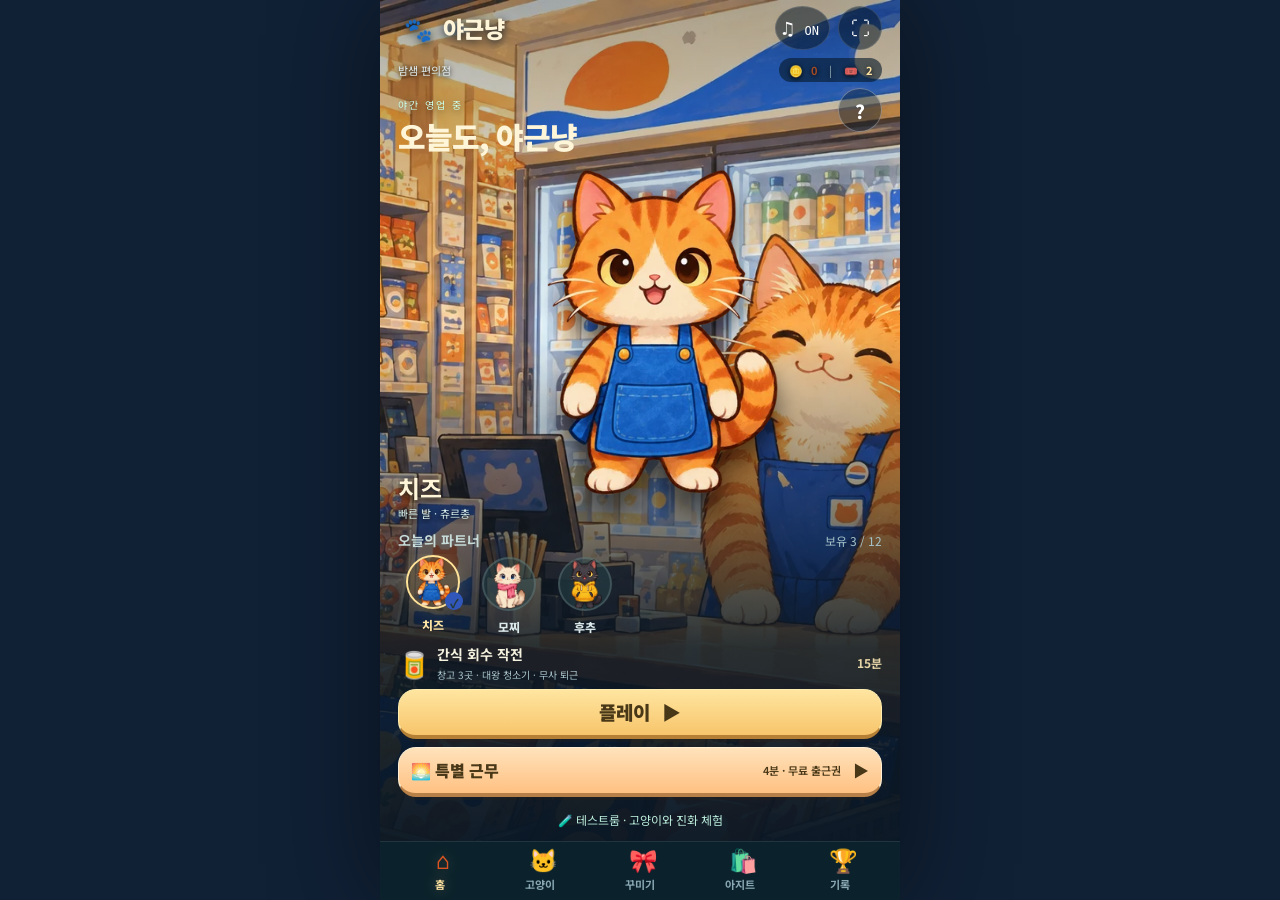
<file: index.html>
<!doctype html>
<html lang="ko">
<head>
  <meta charset="utf-8">
  <meta name="viewport" content="width=device-width,initial-scale=1,viewport-fit=cover">
  <meta name="theme-color" content="#2d4cb3">
  <meta name="description" content="편의점의 밤은 고양이들의 시간! 간식을 모으고 청소로봇을 피해 아침까지 살아남는 생존 게임.">
  <title>야근냥 — 간식 회수 근무</title>
  <link rel="icon" href="./assets/cat-runner.webp" type="image/webp">
  <link rel="stylesheet" href="./style.css?v=cat29">

  <link rel="stylesheet" href="./aim.css?v=cat29">
  <link rel="stylesheet" href="./cat-theme.css?v=cat29">
  <link rel="stylesheet" href="./app-lobby.css?v=cat29">
<meta name="theme-color" content="#102b32"><meta name="apple-mobile-web-app-capable" content="yes"><meta name="apple-mobile-web-app-status-bar-style" content="black-translucent"><link rel="stylesheet" href="./app-mobile.css?v=cat29">
</head>
<body>
  <canvas id="world" aria-label="야근냥 편의점 게임 필드"></canvas>
  <div class="vignette" aria-hidden="true"></div>
  <div id="app">
    <header class="topbar">
      <button id="home-mark" class="wordmark" aria-label="야근냥 메뉴"><span aria-hidden="true">🐾</span> 야근냥 <span class="edition">밤샘 편의점</span></button>
      <div class="top-actions">
        <button id="sound-btn" class="icon-button" title="소리 켜기 / 끄기" aria-label="소리 켜기">♪ <span>OFF</span></button>
        <button id="fullscreen-btn" class="icon-button" title="전체 화면" aria-label="전체 화면">⛶</button>
        <button id="pause-btn" class="icon-button hidden" aria-label="일시정지">Ⅱ</button>
      </div>
    </header>

    <main id="menu" class="menu-screen app-lobby">
      <div class="lobby-wallet"><span>밤샘 편의점</span><div><span aria-hidden="true">🪙</span> <b id="credits-badge">0</b><span class="wallet-divider">|</span><span aria-hidden="true">🎟️</span> <b id="ticket-badge">2</b></div></div>
      <section class="lobby-stage" aria-labelledby="game-title">
        <img class="lobby-backdrop" src="./assets/cat-store.webp" alt="밤의 편의점" fetchpriority="high">
        <div class="lobby-stage-title"><span class="lobby-status">야간 영업 중</span><h1 id="game-title">오늘도, 야근냥</h1></div>
        <img id="lobby-cat" class="lobby-cat" src="./assets/cat-runner.webp" alt="치즈">
        <div class="lobby-cat-label"><strong id="lobby-name">치즈</strong><span id="lobby-weapon">빠른 발 · 츄르총</span></div>
        <button id="guide-btn" class="lobby-help" aria-label="조작 안내">?</button>
      </section>
      <section class="lobby-controls" aria-labelledby="crew-title">
        <div class="lobby-section-title"><h2 id="crew-title">오늘의 파트너</h2><span id="owned-count">보유 3 / 12</span></div>
        <div id="class-picker" class="class-picker" role="group" aria-label="플레이할 고양이 선택"></div>
        <p id="class-description" class="class-description" aria-live="polite"></p>
        <div class="lobby-mission"><span aria-hidden="true">🥫</span><div><strong>간식 회수 작전</strong><small>창고 3곳 · 대왕 청소기 · 무사 퇴근</small></div><b>15분</b></div>
        <div class="start-row"><button id="start-btn" class="primary-button"><span>플레이</span><span aria-hidden="true">▶</span></button><button id="continue-btn" class="primary-button hidden"><span>이어하기</span><span aria-hidden="true">↻</span></button></div>
        <button id="special-btn" class="primary-button"><span class="special-title">🌅 특별 근무</span><small>4분 · 무료 출근권</small><span aria-hidden="true">▶</span></button>
        <a class="test-room-link" href="./test-room.html">🧪 테스트룸 · 고양이와 진화 체험</a>
        <p id="best-summary" class="lobby-record">첫 야간 근무를 시작해 보세요.</p>
      </section>
      <nav class="menu-links lobby-tabs" aria-label="하단 메뉴">
        <button id="lobby-home" class="active" aria-label="홈"><span aria-hidden="true">⌂</span><strong>홈</strong></button>
        <button id="collection-btn"><span aria-hidden="true">🐱</span><strong>고양이</strong></button>
        <button id="wardrobe-btn"><span aria-hidden="true">🎀</span><strong>꾸미기</strong></button>
        <button id="base-btn"><span aria-hidden="true">🛍️</span><strong>아지트</strong></button>
        <button id="records-btn"><span aria-hidden="true">🏆</span><strong>기록</strong></button>
      </nav>
    </main>

    <section id="hud" class="hud hidden" aria-label="게임 상태">
      <div class="xp-track"><div id="xp-fill"></div></div>
      <div class="player-hud"><div class="hud-label"><span id="operator-name">치즈</span><b id="level-label">LV. 01</b></div><div class="health-track"><div id="health-fill"></div></div><div class="health-numbers"><span id="hp-number">110 / 110</span><span>생명력</span></div><div id="objective" class="objective"></div></div>
      <div class="timer-hud"><span id="phase-label">간식 탐색</span><strong id="timer">00:00</strong><span class="timer-target">/ 15:00</span></div>
      <div class="stats-hud"><div><span>격파</span><b id="kills">0000</b></div><div><span>간식 창고</span><b id="relays">0 / 3</b></div><canvas id="minimap" width="150" height="150" aria-label="간식 창고와 플레이어 위치 지도"></canvas></div>
      <div id="boss-hud" class="boss-hud hidden"><div><span id="boss-name">청소로봇</span><span id="boss-health"></span></div><div class="boss-track"><div id="boss-fill"></div></div></div>
      <div id="weapon-dock" class="weapon-dock"></div>
      <div class="signal-hud"><div class="signal-status"><span id="interference-label">평화로운 편의점</span><b id="interference-countdown">00:48</b></div><div class="resonance-track"><i id="resonance-fill"></i></div><div class="resonance-label"><span id="combo-label">신남 25%</span><span id="protocol-label">야간 간식반</span></div></div>
      <div id="game-hint" class="game-hint"><kbd>W A S D</kbd> 이동 <span>·</span> 마우스 조준 <span>·</span> 자동 연사</div>
      <div class="ability-dock"><button id="dash-btn" class="ability"><span><kbd>SPACE</kbd> 대시</span><b id="dash-status">준비 완료</b><i id="dash-fill"></i></button><button id="pulse-btn" class="ability pulse"><span><kbd>E</kbd> 냥펀치</span><b id="pulse-status">준비 완료</b><i id="pulse-fill"></i></button><button id="overdrive-btn" class="ability overdrive"><span><kbd>Q</kbd> 우다다</span><b id="overdrive-status">25%</b><i id="overdrive-fill"></i></button></div>
      <div id="relay-progress" class="relay-progress hidden"><span>간식 창고 열기 중 · 원 안에 머무르세요</span><div><i id="relay-fill"></i></div></div>
      <div id="toast" class="toast hidden" role="status"></div>
      <div id="touch-zone" class="touch-zone" aria-label="터치 이동 조이스틱"><div id="stick-base"><div id="stick-knob"></div></div><span>이동 · MOVE</span></div>
      <div id="aim-zone" class="aim-zone" aria-label="터치 조준 조이스틱"><div id="aim-stick-base"><div id="aim-stick-knob"></div></div><span>조준 · AIM</span></div>
      <div id="aim-reticle" class="aim-reticle hidden" aria-hidden="true"><i></i></div>
    </section>
    <div id="overlay" class="overlay hidden"><section id="modal" class="modal" role="dialog" aria-modal="true" aria-labelledby="modal-title" tabindex="-1"></section></div>
    <div id="save-notice" class="save-notice hidden" role="status">이 브라우저에서는 저장할 수 없습니다. 현재 게임은 계속 플레이할 수 있습니다.</div>
  </div>
  <script type="module" src="./app.js?v=cat29"></script>
</body>
</html>
</file>
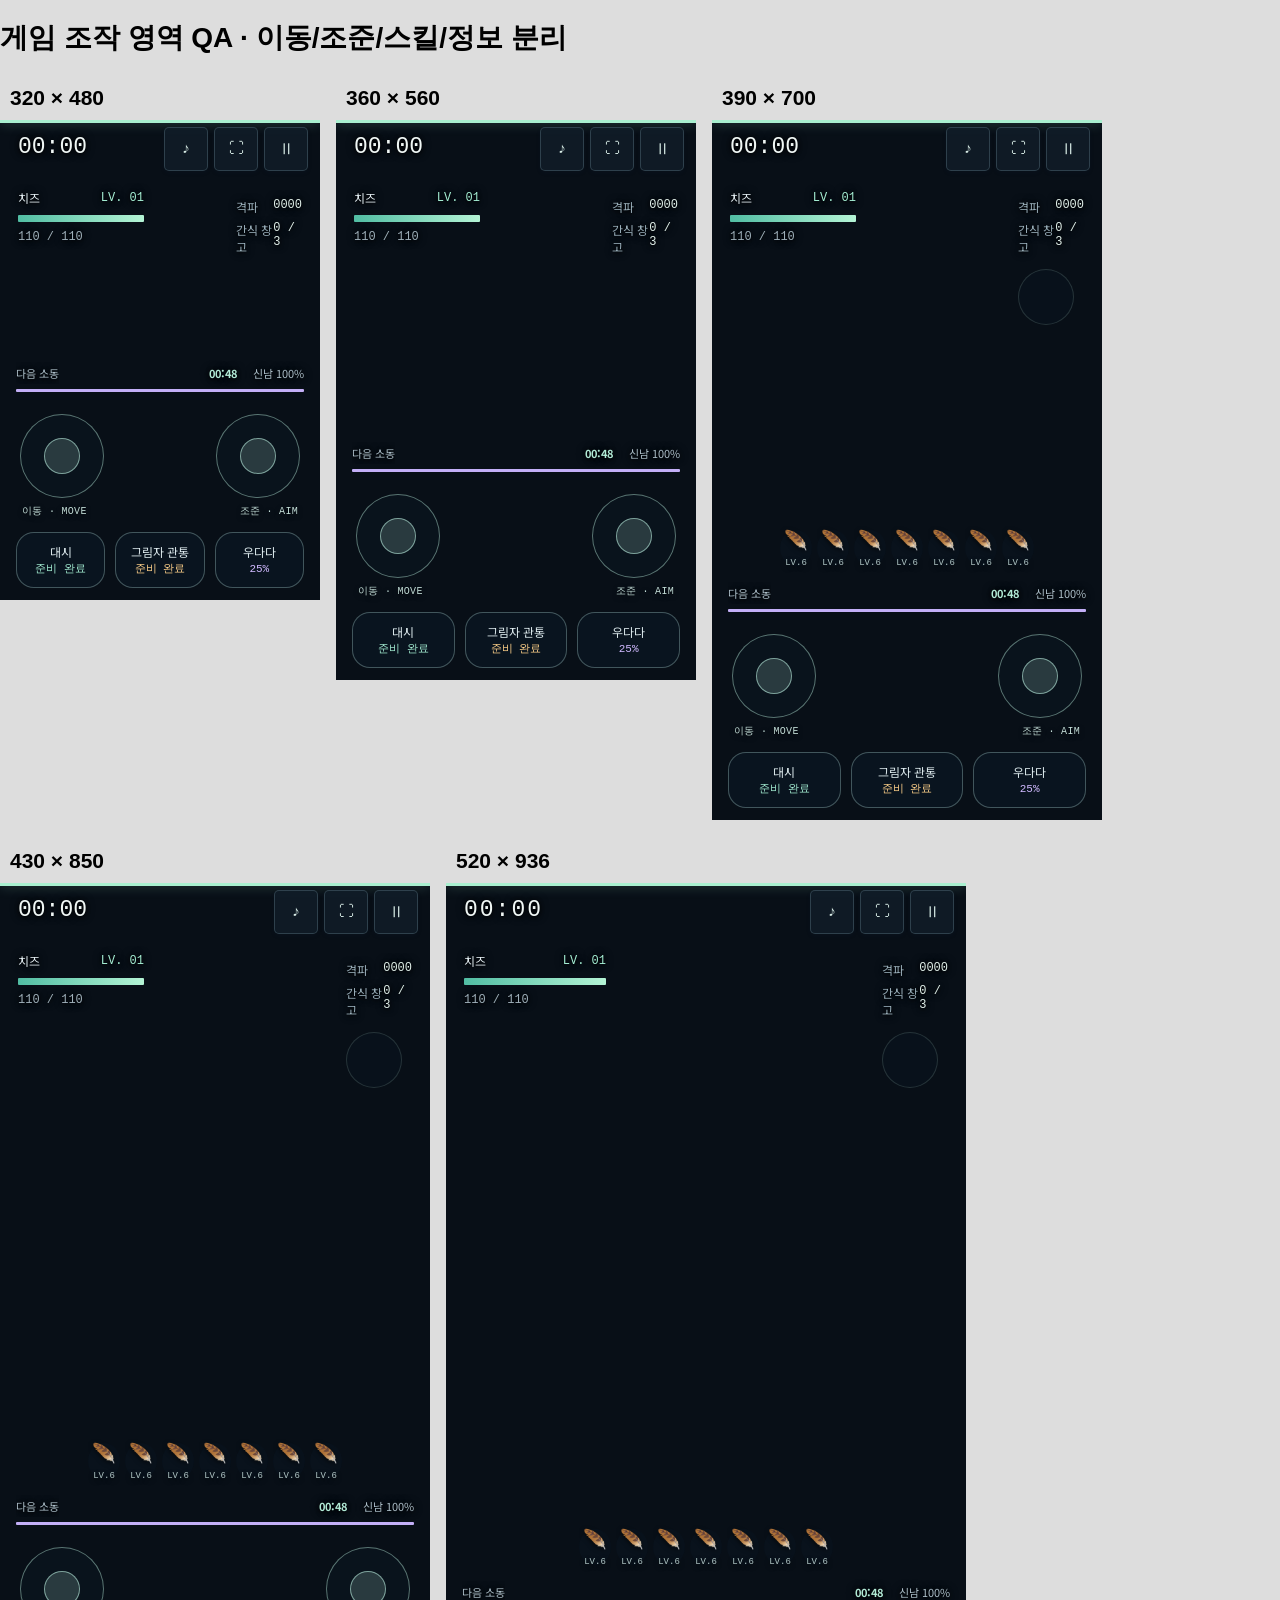
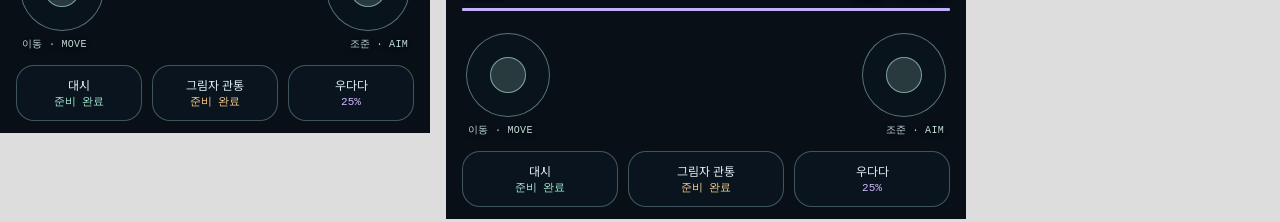
<file: controls-qa.html>
<!doctype html><html lang="ko"><meta charset="utf-8"><title>게임 조작 영역 QA</title><style>body{margin:0;background:#ddd;font:14px sans-serif}main{display:flex;flex-wrap:wrap;gap:16px}iframe{border:0}h2{margin:10px}</style><h1>게임 조작 영역 QA · 이동/조준/스킬/정보 분리</h1><main><section><h2>320 × 480</h2><iframe title="조작 320" width="320" height="480" srcdoc="&lt;!doctype html&gt;
&lt;html lang=&quot;ko&quot;&gt;
&lt;head&gt;
  &lt;meta charset=&quot;utf-8&quot;&gt;
  &lt;meta name=&quot;viewport&quot; content=&quot;width=device-width,initial-scale=1,viewport-fit=cover&quot;&gt;
  &lt;meta name=&quot;theme-color&quot; content=&quot;#2d4cb3&quot;&gt;
  &lt;meta name=&quot;description&quot; content=&quot;편의점의 밤은 고양이들의 시간! 간식을 모으고 청소로봇을 피해 아침까지 살아남는 생존 게임.&quot;&gt;
  &lt;title&gt;야근냥 — 간식 회수 근무&lt;/title&gt;
  &lt;link rel=&quot;icon&quot; href=&quot;./assets/cat-runner.webp&quot; type=&quot;image/webp&quot;&gt;
  &lt;link rel=&quot;stylesheet&quot; href=&quot;./style.css?v=cat29&quot;&gt;

  &lt;link rel=&quot;stylesheet&quot; href=&quot;./aim.css?v=cat29&quot;&gt;
  &lt;link rel=&quot;stylesheet&quot; href=&quot;./cat-theme.css?v=cat29&quot;&gt;
  &lt;link rel=&quot;stylesheet&quot; href=&quot;./app-lobby.css?v=cat29&quot;&gt;
&lt;meta name=&quot;theme-color&quot; content=&quot;#102b32&quot;&gt;&lt;meta name=&quot;apple-mobile-web-app-capable&quot; content=&quot;yes&quot;&gt;&lt;meta name=&quot;apple-mobile-web-app-status-bar-style&quot; content=&quot;black-translucent&quot;&gt;&lt;link rel=&quot;stylesheet&quot; href=&quot;./app-mobile.css?v=cat29&quot;&gt;
&lt;/head&gt;
&lt;body class=&quot;playing&quot;&gt;
  &lt;canvas id=&quot;world&quot; aria-label=&quot;야근냥 편의점 게임 필드&quot;&gt;&lt;/canvas&gt;
  &lt;div class=&quot;vignette&quot; aria-hidden=&quot;true&quot;&gt;&lt;/div&gt;
  &lt;div id=&quot;app&quot;&gt;
    &lt;header class=&quot;topbar&quot;&gt;
      &lt;button id=&quot;home-mark&quot; class=&quot;wordmark&quot; aria-label=&quot;야근냥 메뉴&quot;&gt;&lt;span aria-hidden=&quot;true&quot;&gt;🐾&lt;/span&gt; 야근냥 &lt;span class=&quot;edition&quot;&gt;밤샘 편의점&lt;/span&gt;&lt;/button&gt;
      &lt;div class=&quot;top-actions&quot;&gt;
        &lt;button id=&quot;sound-btn&quot; class=&quot;icon-button&quot; title=&quot;소리 켜기 / 끄기&quot; aria-label=&quot;소리 켜기&quot;&gt;♪ &lt;span&gt;OFF&lt;/span&gt;&lt;/button&gt;
        &lt;button id=&quot;fullscreen-btn&quot; class=&quot;icon-button&quot; title=&quot;전체 화면&quot; aria-label=&quot;전체 화면&quot;&gt;⛶&lt;/button&gt;
        &lt;button id=&quot;pause-btn&quot; class=&quot;icon-button&quot; aria-label=&quot;일시정지&quot;&gt;Ⅱ&lt;/button&gt;
      &lt;/div&gt;
    &lt;/header&gt;

    &lt;main id=&quot;menu&quot; class=&quot;menu-screen app-lobby hidden&quot;&gt;
      &lt;div class=&quot;lobby-wallet&quot;&gt;&lt;span&gt;밤샘 편의점&lt;/span&gt;&lt;div&gt;&lt;span aria-hidden=&quot;true&quot;&gt;🪙&lt;/span&gt; &lt;b id=&quot;credits-badge&quot;&gt;0&lt;/b&gt;&lt;span class=&quot;wallet-divider&quot;&gt;|&lt;/span&gt;&lt;span aria-hidden=&quot;true&quot;&gt;🎟️&lt;/span&gt; &lt;b id=&quot;ticket-badge&quot;&gt;2&lt;/b&gt;&lt;/div&gt;&lt;/div&gt;
      &lt;section class=&quot;lobby-stage&quot; aria-labelledby=&quot;game-title&quot;&gt;
        &lt;img class=&quot;lobby-backdrop&quot; src=&quot;./assets/cat-store.webp&quot; alt=&quot;밤의 편의점&quot; fetchpriority=&quot;high&quot;&gt;
        &lt;div class=&quot;lobby-stage-title&quot;&gt;&lt;span class=&quot;lobby-status&quot;&gt;야간 영업 중&lt;/span&gt;&lt;h1 id=&quot;game-title&quot;&gt;오늘도, 야근냥&lt;/h1&gt;&lt;/div&gt;
        &lt;img id=&quot;lobby-cat&quot; class=&quot;lobby-cat&quot; src=&quot;./assets/cat-runner.webp&quot; alt=&quot;치즈&quot;&gt;
        &lt;div class=&quot;lobby-cat-label&quot;&gt;&lt;strong id=&quot;lobby-name&quot;&gt;치즈&lt;/strong&gt;&lt;span id=&quot;lobby-weapon&quot;&gt;빠른 발 · 츄르총&lt;/span&gt;&lt;/div&gt;
        &lt;button id=&quot;guide-btn&quot; class=&quot;lobby-help&quot; aria-label=&quot;조작 안내&quot;&gt;?&lt;/button&gt;
      &lt;/section&gt;
      &lt;section class=&quot;lobby-controls&quot; aria-labelledby=&quot;crew-title&quot;&gt;
        &lt;div class=&quot;lobby-section-title&quot;&gt;&lt;h2 id=&quot;crew-title&quot;&gt;오늘의 파트너&lt;/h2&gt;&lt;span id=&quot;owned-count&quot;&gt;보유 3 / 12&lt;/span&gt;&lt;/div&gt;
        &lt;div id=&quot;class-picker&quot; class=&quot;class-picker&quot; role=&quot;group&quot; aria-label=&quot;플레이할 고양이 선택&quot;&gt;&lt;/div&gt;
        &lt;p id=&quot;class-description&quot; class=&quot;class-description&quot; aria-live=&quot;polite&quot;&gt;&lt;/p&gt;
        &lt;div class=&quot;lobby-mission&quot;&gt;&lt;span aria-hidden=&quot;true&quot;&gt;🥫&lt;/span&gt;&lt;div&gt;&lt;strong&gt;간식 회수 작전&lt;/strong&gt;&lt;small&gt;창고 3곳 · 대왕 청소기 · 무사 퇴근&lt;/small&gt;&lt;/div&gt;&lt;b&gt;15분&lt;/b&gt;&lt;/div&gt;
        &lt;div class=&quot;start-row&quot;&gt;&lt;button id=&quot;start-btn&quot; class=&quot;primary-button&quot;&gt;&lt;span&gt;플레이&lt;/span&gt;&lt;span aria-hidden=&quot;true&quot;&gt;▶&lt;/span&gt;&lt;/button&gt;&lt;button id=&quot;continue-btn&quot; class=&quot;primary-button hidden&quot;&gt;&lt;span&gt;이어하기&lt;/span&gt;&lt;span aria-hidden=&quot;true&quot;&gt;↻&lt;/span&gt;&lt;/button&gt;&lt;/div&gt;
        &lt;button id=&quot;special-btn&quot; class=&quot;primary-button&quot;&gt;&lt;span class=&quot;special-title&quot;&gt;🌅 특별 근무&lt;/span&gt;&lt;small&gt;4분 · 무료 출근권&lt;/small&gt;&lt;span aria-hidden=&quot;true&quot;&gt;▶&lt;/span&gt;&lt;/button&gt;
        &lt;a class=&quot;test-room-link&quot; href=&quot;./test-room.html&quot;&gt;🧪 테스트룸 · 고양이와 진화 체험&lt;/a&gt;
        &lt;p id=&quot;best-summary&quot; class=&quot;lobby-record&quot;&gt;첫 야간 근무를 시작해 보세요.&lt;/p&gt;
      &lt;/section&gt;
      &lt;nav class=&quot;menu-links lobby-tabs&quot; aria-label=&quot;하단 메뉴&quot;&gt;
        &lt;button id=&quot;lobby-home&quot; class=&quot;active&quot; aria-label=&quot;홈&quot;&gt;&lt;span aria-hidden=&quot;true&quot;&gt;⌂&lt;/span&gt;&lt;strong&gt;홈&lt;/strong&gt;&lt;/button&gt;
        &lt;button id=&quot;collection-btn&quot;&gt;&lt;span aria-hidden=&quot;true&quot;&gt;🐱&lt;/span&gt;&lt;strong&gt;고양이&lt;/strong&gt;&lt;/button&gt;
        &lt;button id=&quot;wardrobe-btn&quot;&gt;&lt;span aria-hidden=&quot;true&quot;&gt;🎀&lt;/span&gt;&lt;strong&gt;꾸미기&lt;/strong&gt;&lt;/button&gt;
        &lt;button id=&quot;base-btn&quot;&gt;&lt;span aria-hidden=&quot;true&quot;&gt;🛍️&lt;/span&gt;&lt;strong&gt;아지트&lt;/strong&gt;&lt;/button&gt;
        &lt;button id=&quot;records-btn&quot;&gt;&lt;span aria-hidden=&quot;true&quot;&gt;🏆&lt;/span&gt;&lt;strong&gt;기록&lt;/strong&gt;&lt;/button&gt;
      &lt;/nav&gt;
    &lt;/main&gt;

    &lt;section id=&quot;hud&quot; class=&quot;hud&quot; aria-label=&quot;게임 상태&quot;&gt;
      &lt;div class=&quot;xp-track&quot;&gt;&lt;div id=&quot;xp-fill&quot;&gt;&lt;/div&gt;&lt;/div&gt;
      &lt;div class=&quot;player-hud&quot;&gt;&lt;div class=&quot;hud-label&quot;&gt;&lt;span id=&quot;operator-name&quot;&gt;치즈&lt;/span&gt;&lt;b id=&quot;level-label&quot;&gt;LV. 01&lt;/b&gt;&lt;/div&gt;&lt;div class=&quot;health-track&quot;&gt;&lt;div id=&quot;health-fill&quot;&gt;&lt;/div&gt;&lt;/div&gt;&lt;div class=&quot;health-numbers&quot;&gt;&lt;span id=&quot;hp-number&quot;&gt;110 / 110&lt;/span&gt;&lt;span&gt;생명력&lt;/span&gt;&lt;/div&gt;&lt;div id=&quot;objective&quot; class=&quot;objective&quot;&gt;&lt;/div&gt;&lt;/div&gt;
      &lt;div class=&quot;timer-hud&quot;&gt;&lt;span id=&quot;phase-label&quot;&gt;간식 탐색&lt;/span&gt;&lt;strong id=&quot;timer&quot;&gt;00:00&lt;/strong&gt;&lt;span class=&quot;timer-target&quot;&gt;/ 15:00&lt;/span&gt;&lt;/div&gt;
      &lt;div class=&quot;stats-hud&quot;&gt;&lt;div&gt;&lt;span&gt;격파&lt;/span&gt;&lt;b id=&quot;kills&quot;&gt;0000&lt;/b&gt;&lt;/div&gt;&lt;div&gt;&lt;span&gt;간식 창고&lt;/span&gt;&lt;b id=&quot;relays&quot;&gt;0 / 3&lt;/b&gt;&lt;/div&gt;&lt;canvas id=&quot;minimap&quot; width=&quot;150&quot; height=&quot;150&quot; aria-label=&quot;간식 창고와 플레이어 위치 지도&quot;&gt;&lt;/canvas&gt;&lt;/div&gt;
      &lt;div id=&quot;boss-hud&quot; class=&quot;boss-hud hidden&quot;&gt;&lt;div&gt;&lt;span id=&quot;boss-name&quot;&gt;청소로봇&lt;/span&gt;&lt;span id=&quot;boss-health&quot;&gt;&lt;/span&gt;&lt;/div&gt;&lt;div class=&quot;boss-track&quot;&gt;&lt;div id=&quot;boss-fill&quot;&gt;&lt;/div&gt;&lt;/div&gt;&lt;/div&gt;
      &lt;div id=&quot;weapon-dock&quot; class=&quot;weapon-dock&quot;&gt;&lt;div class=&quot;weapon-chip&quot;&gt;&lt;span class=&quot;weapon-icon&quot;&gt;🪶&lt;/span&gt;&lt;small&gt;LV.6&lt;/small&gt;&lt;/div&gt;&lt;div class=&quot;weapon-chip&quot;&gt;&lt;span class=&quot;weapon-icon&quot;&gt;🪶&lt;/span&gt;&lt;small&gt;LV.6&lt;/small&gt;&lt;/div&gt;&lt;div class=&quot;weapon-chip&quot;&gt;&lt;span class=&quot;weapon-icon&quot;&gt;🪶&lt;/span&gt;&lt;small&gt;LV.6&lt;/small&gt;&lt;/div&gt;&lt;div class=&quot;weapon-chip&quot;&gt;&lt;span class=&quot;weapon-icon&quot;&gt;🪶&lt;/span&gt;&lt;small&gt;LV.6&lt;/small&gt;&lt;/div&gt;&lt;div class=&quot;weapon-chip&quot;&gt;&lt;span class=&quot;weapon-icon&quot;&gt;🪶&lt;/span&gt;&lt;small&gt;LV.6&lt;/small&gt;&lt;/div&gt;&lt;div class=&quot;weapon-chip&quot;&gt;&lt;span class=&quot;weapon-icon&quot;&gt;🪶&lt;/span&gt;&lt;small&gt;LV.6&lt;/small&gt;&lt;/div&gt;&lt;div class=&quot;weapon-chip&quot;&gt;&lt;span class=&quot;weapon-icon&quot;&gt;🪶&lt;/span&gt;&lt;small&gt;LV.6&lt;/small&gt;&lt;/div&gt;&lt;/div&gt;
      &lt;div class=&quot;signal-hud&quot;&gt;&lt;div class=&quot;signal-status&quot;&gt;&lt;span id=&quot;interference-label&quot;&gt;다음 소동&lt;/span&gt;&lt;b id=&quot;interference-countdown&quot;&gt;00:48&lt;/b&gt;&lt;/div&gt;&lt;div class=&quot;resonance-track&quot;&gt;&lt;i id=&quot;resonance-fill&quot;&gt;&lt;/i&gt;&lt;/div&gt;&lt;div class=&quot;resonance-label&quot;&gt;&lt;span id=&quot;combo-label&quot;&gt;신남 100%&lt;/span&gt;&lt;span id=&quot;protocol-label&quot;&gt;야간 간식반&lt;/span&gt;&lt;/div&gt;&lt;/div&gt;
      &lt;div id=&quot;game-hint&quot; class=&quot;game-hint&quot;&gt;&lt;kbd&gt;W A S D&lt;/kbd&gt; 이동 &lt;span&gt;·&lt;/span&gt; 마우스 조준 &lt;span&gt;·&lt;/span&gt; 자동 연사&lt;/div&gt;
      &lt;div class=&quot;ability-dock&quot;&gt;&lt;button id=&quot;dash-btn&quot; class=&quot;ability&quot;&gt;&lt;span&gt;&lt;kbd&gt;SPACE&lt;/kbd&gt; 대시&lt;/span&gt;&lt;b id=&quot;dash-status&quot;&gt;준비 완료&lt;/b&gt;&lt;i id=&quot;dash-fill&quot;&gt;&lt;/i&gt;&lt;/button&gt;&lt;button id=&quot;pulse-btn&quot; class=&quot;ability pulse&quot;&gt;&lt;span&gt;&lt;kbd&gt;E&lt;/kbd&gt; 그림자 관통&lt;/span&gt;&lt;b id=&quot;pulse-status&quot;&gt;준비 완료&lt;/b&gt;&lt;i id=&quot;pulse-fill&quot;&gt;&lt;/i&gt;&lt;/button&gt;&lt;button id=&quot;overdrive-btn&quot; class=&quot;ability overdrive&quot;&gt;&lt;span&gt;&lt;kbd&gt;Q&lt;/kbd&gt; 우다다&lt;/span&gt;&lt;b id=&quot;overdrive-status&quot;&gt;25%&lt;/b&gt;&lt;i id=&quot;overdrive-fill&quot;&gt;&lt;/i&gt;&lt;/button&gt;&lt;/div&gt;
      &lt;div id=&quot;relay-progress&quot; class=&quot;relay-progress hidden&quot;&gt;&lt;span&gt;간식 창고 열기 중 · 원 안에 머무르세요&lt;/span&gt;&lt;div&gt;&lt;i id=&quot;relay-fill&quot;&gt;&lt;/i&gt;&lt;/div&gt;&lt;/div&gt;
      &lt;div id=&quot;toast&quot; class=&quot;toast hidden&quot; role=&quot;status&quot;&gt;&lt;/div&gt;
      &lt;div id=&quot;touch-zone&quot; class=&quot;touch-zone&quot; aria-label=&quot;터치 이동 조이스틱&quot;&gt;&lt;div id=&quot;stick-base&quot;&gt;&lt;div id=&quot;stick-knob&quot;&gt;&lt;/div&gt;&lt;/div&gt;&lt;span&gt;이동 · MOVE&lt;/span&gt;&lt;/div&gt;
      &lt;div id=&quot;aim-zone&quot; class=&quot;aim-zone&quot; aria-label=&quot;터치 조준 조이스틱&quot;&gt;&lt;div id=&quot;aim-stick-base&quot;&gt;&lt;div id=&quot;aim-stick-knob&quot;&gt;&lt;/div&gt;&lt;/div&gt;&lt;span&gt;조준 · AIM&lt;/span&gt;&lt;/div&gt;
      &lt;div id=&quot;aim-reticle&quot; class=&quot;aim-reticle hidden&quot; aria-hidden=&quot;true&quot;&gt;&lt;i&gt;&lt;/i&gt;&lt;/div&gt;
    &lt;/section&gt;
    &lt;div id=&quot;overlay&quot; class=&quot;overlay hidden&quot;&gt;&lt;section id=&quot;modal&quot; class=&quot;modal&quot; role=&quot;dialog&quot; aria-modal=&quot;true&quot; aria-labelledby=&quot;modal-title&quot; tabindex=&quot;-1&quot;&gt;&lt;/section&gt;&lt;/div&gt;
    &lt;div id=&quot;save-notice&quot; class=&quot;save-notice hidden&quot; role=&quot;status&quot;&gt;이 브라우저에서는 저장할 수 없습니다. 현재 게임은 계속 플레이할 수 있습니다.&lt;/div&gt;
  &lt;/div&gt;
  
&lt;/body&gt;
&lt;/html&gt;
"></iframe></section><section><h2>360 × 560</h2><iframe title="조작 360" width="360" height="560" srcdoc="&lt;!doctype html&gt;
&lt;html lang=&quot;ko&quot;&gt;
&lt;head&gt;
  &lt;meta charset=&quot;utf-8&quot;&gt;
  &lt;meta name=&quot;viewport&quot; content=&quot;width=device-width,initial-scale=1,viewport-fit=cover&quot;&gt;
  &lt;meta name=&quot;theme-color&quot; content=&quot;#2d4cb3&quot;&gt;
  &lt;meta name=&quot;description&quot; content=&quot;편의점의 밤은 고양이들의 시간! 간식을 모으고 청소로봇을 피해 아침까지 살아남는 생존 게임.&quot;&gt;
  &lt;title&gt;야근냥 — 간식 회수 근무&lt;/title&gt;
  &lt;link rel=&quot;icon&quot; href=&quot;./assets/cat-runner.webp&quot; type=&quot;image/webp&quot;&gt;
  &lt;link rel=&quot;stylesheet&quot; href=&quot;./style.css?v=cat29&quot;&gt;

  &lt;link rel=&quot;stylesheet&quot; href=&quot;./aim.css?v=cat29&quot;&gt;
  &lt;link rel=&quot;stylesheet&quot; href=&quot;./cat-theme.css?v=cat29&quot;&gt;
  &lt;link rel=&quot;stylesheet&quot; href=&quot;./app-lobby.css?v=cat29&quot;&gt;
&lt;meta name=&quot;theme-color&quot; content=&quot;#102b32&quot;&gt;&lt;meta name=&quot;apple-mobile-web-app-capable&quot; content=&quot;yes&quot;&gt;&lt;meta name=&quot;apple-mobile-web-app-status-bar-style&quot; content=&quot;black-translucent&quot;&gt;&lt;link rel=&quot;stylesheet&quot; href=&quot;./app-mobile.css?v=cat29&quot;&gt;
&lt;/head&gt;
&lt;body class=&quot;playing&quot;&gt;
  &lt;canvas id=&quot;world&quot; aria-label=&quot;야근냥 편의점 게임 필드&quot;&gt;&lt;/canvas&gt;
  &lt;div class=&quot;vignette&quot; aria-hidden=&quot;true&quot;&gt;&lt;/div&gt;
  &lt;div id=&quot;app&quot;&gt;
    &lt;header class=&quot;topbar&quot;&gt;
      &lt;button id=&quot;home-mark&quot; class=&quot;wordmark&quot; aria-label=&quot;야근냥 메뉴&quot;&gt;&lt;span aria-hidden=&quot;true&quot;&gt;🐾&lt;/span&gt; 야근냥 &lt;span class=&quot;edition&quot;&gt;밤샘 편의점&lt;/span&gt;&lt;/button&gt;
      &lt;div class=&quot;top-actions&quot;&gt;
        &lt;button id=&quot;sound-btn&quot; class=&quot;icon-button&quot; title=&quot;소리 켜기 / 끄기&quot; aria-label=&quot;소리 켜기&quot;&gt;♪ &lt;span&gt;OFF&lt;/span&gt;&lt;/button&gt;
        &lt;button id=&quot;fullscreen-btn&quot; class=&quot;icon-button&quot; title=&quot;전체 화면&quot; aria-label=&quot;전체 화면&quot;&gt;⛶&lt;/button&gt;
        &lt;button id=&quot;pause-btn&quot; class=&quot;icon-button&quot; aria-label=&quot;일시정지&quot;&gt;Ⅱ&lt;/button&gt;
      &lt;/div&gt;
    &lt;/header&gt;

    &lt;main id=&quot;menu&quot; class=&quot;menu-screen app-lobby hidden&quot;&gt;
      &lt;div class=&quot;lobby-wallet&quot;&gt;&lt;span&gt;밤샘 편의점&lt;/span&gt;&lt;div&gt;&lt;span aria-hidden=&quot;true&quot;&gt;🪙&lt;/span&gt; &lt;b id=&quot;credits-badge&quot;&gt;0&lt;/b&gt;&lt;span class=&quot;wallet-divider&quot;&gt;|&lt;/span&gt;&lt;span aria-hidden=&quot;true&quot;&gt;🎟️&lt;/span&gt; &lt;b id=&quot;ticket-badge&quot;&gt;2&lt;/b&gt;&lt;/div&gt;&lt;/div&gt;
      &lt;section class=&quot;lobby-stage&quot; aria-labelledby=&quot;game-title&quot;&gt;
        &lt;img class=&quot;lobby-backdrop&quot; src=&quot;./assets/cat-store.webp&quot; alt=&quot;밤의 편의점&quot; fetchpriority=&quot;high&quot;&gt;
        &lt;div class=&quot;lobby-stage-title&quot;&gt;&lt;span class=&quot;lobby-status&quot;&gt;야간 영업 중&lt;/span&gt;&lt;h1 id=&quot;game-title&quot;&gt;오늘도, 야근냥&lt;/h1&gt;&lt;/div&gt;
        &lt;img id=&quot;lobby-cat&quot; class=&quot;lobby-cat&quot; src=&quot;./assets/cat-runner.webp&quot; alt=&quot;치즈&quot;&gt;
        &lt;div class=&quot;lobby-cat-label&quot;&gt;&lt;strong id=&quot;lobby-name&quot;&gt;치즈&lt;/strong&gt;&lt;span id=&quot;lobby-weapon&quot;&gt;빠른 발 · 츄르총&lt;/span&gt;&lt;/div&gt;
        &lt;button id=&quot;guide-btn&quot; class=&quot;lobby-help&quot; aria-label=&quot;조작 안내&quot;&gt;?&lt;/button&gt;
      &lt;/section&gt;
      &lt;section class=&quot;lobby-controls&quot; aria-labelledby=&quot;crew-title&quot;&gt;
        &lt;div class=&quot;lobby-section-title&quot;&gt;&lt;h2 id=&quot;crew-title&quot;&gt;오늘의 파트너&lt;/h2&gt;&lt;span id=&quot;owned-count&quot;&gt;보유 3 / 12&lt;/span&gt;&lt;/div&gt;
        &lt;div id=&quot;class-picker&quot; class=&quot;class-picker&quot; role=&quot;group&quot; aria-label=&quot;플레이할 고양이 선택&quot;&gt;&lt;/div&gt;
        &lt;p id=&quot;class-description&quot; class=&quot;class-description&quot; aria-live=&quot;polite&quot;&gt;&lt;/p&gt;
        &lt;div class=&quot;lobby-mission&quot;&gt;&lt;span aria-hidden=&quot;true&quot;&gt;🥫&lt;/span&gt;&lt;div&gt;&lt;strong&gt;간식 회수 작전&lt;/strong&gt;&lt;small&gt;창고 3곳 · 대왕 청소기 · 무사 퇴근&lt;/small&gt;&lt;/div&gt;&lt;b&gt;15분&lt;/b&gt;&lt;/div&gt;
        &lt;div class=&quot;start-row&quot;&gt;&lt;button id=&quot;start-btn&quot; class=&quot;primary-button&quot;&gt;&lt;span&gt;플레이&lt;/span&gt;&lt;span aria-hidden=&quot;true&quot;&gt;▶&lt;/span&gt;&lt;/button&gt;&lt;button id=&quot;continue-btn&quot; class=&quot;primary-button hidden&quot;&gt;&lt;span&gt;이어하기&lt;/span&gt;&lt;span aria-hidden=&quot;true&quot;&gt;↻&lt;/span&gt;&lt;/button&gt;&lt;/div&gt;
        &lt;button id=&quot;special-btn&quot; class=&quot;primary-button&quot;&gt;&lt;span class=&quot;special-title&quot;&gt;🌅 특별 근무&lt;/span&gt;&lt;small&gt;4분 · 무료 출근권&lt;/small&gt;&lt;span aria-hidden=&quot;true&quot;&gt;▶&lt;/span&gt;&lt;/button&gt;
        &lt;a class=&quot;test-room-link&quot; href=&quot;./test-room.html&quot;&gt;🧪 테스트룸 · 고양이와 진화 체험&lt;/a&gt;
        &lt;p id=&quot;best-summary&quot; class=&quot;lobby-record&quot;&gt;첫 야간 근무를 시작해 보세요.&lt;/p&gt;
      &lt;/section&gt;
      &lt;nav class=&quot;menu-links lobby-tabs&quot; aria-label=&quot;하단 메뉴&quot;&gt;
        &lt;button id=&quot;lobby-home&quot; class=&quot;active&quot; aria-label=&quot;홈&quot;&gt;&lt;span aria-hidden=&quot;true&quot;&gt;⌂&lt;/span&gt;&lt;strong&gt;홈&lt;/strong&gt;&lt;/button&gt;
        &lt;button id=&quot;collection-btn&quot;&gt;&lt;span aria-hidden=&quot;true&quot;&gt;🐱&lt;/span&gt;&lt;strong&gt;고양이&lt;/strong&gt;&lt;/button&gt;
        &lt;button id=&quot;wardrobe-btn&quot;&gt;&lt;span aria-hidden=&quot;true&quot;&gt;🎀&lt;/span&gt;&lt;strong&gt;꾸미기&lt;/strong&gt;&lt;/button&gt;
        &lt;button id=&quot;base-btn&quot;&gt;&lt;span aria-hidden=&quot;true&quot;&gt;🛍️&lt;/span&gt;&lt;strong&gt;아지트&lt;/strong&gt;&lt;/button&gt;
        &lt;button id=&quot;records-btn&quot;&gt;&lt;span aria-hidden=&quot;true&quot;&gt;🏆&lt;/span&gt;&lt;strong&gt;기록&lt;/strong&gt;&lt;/button&gt;
      &lt;/nav&gt;
    &lt;/main&gt;

    &lt;section id=&quot;hud&quot; class=&quot;hud&quot; aria-label=&quot;게임 상태&quot;&gt;
      &lt;div class=&quot;xp-track&quot;&gt;&lt;div id=&quot;xp-fill&quot;&gt;&lt;/div&gt;&lt;/div&gt;
      &lt;div class=&quot;player-hud&quot;&gt;&lt;div class=&quot;hud-label&quot;&gt;&lt;span id=&quot;operator-name&quot;&gt;치즈&lt;/span&gt;&lt;b id=&quot;level-label&quot;&gt;LV. 01&lt;/b&gt;&lt;/div&gt;&lt;div class=&quot;health-track&quot;&gt;&lt;div id=&quot;health-fill&quot;&gt;&lt;/div&gt;&lt;/div&gt;&lt;div class=&quot;health-numbers&quot;&gt;&lt;span id=&quot;hp-number&quot;&gt;110 / 110&lt;/span&gt;&lt;span&gt;생명력&lt;/span&gt;&lt;/div&gt;&lt;div id=&quot;objective&quot; class=&quot;objective&quot;&gt;&lt;/div&gt;&lt;/div&gt;
      &lt;div class=&quot;timer-hud&quot;&gt;&lt;span id=&quot;phase-label&quot;&gt;간식 탐색&lt;/span&gt;&lt;strong id=&quot;timer&quot;&gt;00:00&lt;/strong&gt;&lt;span class=&quot;timer-target&quot;&gt;/ 15:00&lt;/span&gt;&lt;/div&gt;
      &lt;div class=&quot;stats-hud&quot;&gt;&lt;div&gt;&lt;span&gt;격파&lt;/span&gt;&lt;b id=&quot;kills&quot;&gt;0000&lt;/b&gt;&lt;/div&gt;&lt;div&gt;&lt;span&gt;간식 창고&lt;/span&gt;&lt;b id=&quot;relays&quot;&gt;0 / 3&lt;/b&gt;&lt;/div&gt;&lt;canvas id=&quot;minimap&quot; width=&quot;150&quot; height=&quot;150&quot; aria-label=&quot;간식 창고와 플레이어 위치 지도&quot;&gt;&lt;/canvas&gt;&lt;/div&gt;
      &lt;div id=&quot;boss-hud&quot; class=&quot;boss-hud hidden&quot;&gt;&lt;div&gt;&lt;span id=&quot;boss-name&quot;&gt;청소로봇&lt;/span&gt;&lt;span id=&quot;boss-health&quot;&gt;&lt;/span&gt;&lt;/div&gt;&lt;div class=&quot;boss-track&quot;&gt;&lt;div id=&quot;boss-fill&quot;&gt;&lt;/div&gt;&lt;/div&gt;&lt;/div&gt;
      &lt;div id=&quot;weapon-dock&quot; class=&quot;weapon-dock&quot;&gt;&lt;div class=&quot;weapon-chip&quot;&gt;&lt;span class=&quot;weapon-icon&quot;&gt;🪶&lt;/span&gt;&lt;small&gt;LV.6&lt;/small&gt;&lt;/div&gt;&lt;div class=&quot;weapon-chip&quot;&gt;&lt;span class=&quot;weapon-icon&quot;&gt;🪶&lt;/span&gt;&lt;small&gt;LV.6&lt;/small&gt;&lt;/div&gt;&lt;div class=&quot;weapon-chip&quot;&gt;&lt;span class=&quot;weapon-icon&quot;&gt;🪶&lt;/span&gt;&lt;small&gt;LV.6&lt;/small&gt;&lt;/div&gt;&lt;div class=&quot;weapon-chip&quot;&gt;&lt;span class=&quot;weapon-icon&quot;&gt;🪶&lt;/span&gt;&lt;small&gt;LV.6&lt;/small&gt;&lt;/div&gt;&lt;div class=&quot;weapon-chip&quot;&gt;&lt;span class=&quot;weapon-icon&quot;&gt;🪶&lt;/span&gt;&lt;small&gt;LV.6&lt;/small&gt;&lt;/div&gt;&lt;div class=&quot;weapon-chip&quot;&gt;&lt;span class=&quot;weapon-icon&quot;&gt;🪶&lt;/span&gt;&lt;small&gt;LV.6&lt;/small&gt;&lt;/div&gt;&lt;div class=&quot;weapon-chip&quot;&gt;&lt;span class=&quot;weapon-icon&quot;&gt;🪶&lt;/span&gt;&lt;small&gt;LV.6&lt;/small&gt;&lt;/div&gt;&lt;/div&gt;
      &lt;div class=&quot;signal-hud&quot;&gt;&lt;div class=&quot;signal-status&quot;&gt;&lt;span id=&quot;interference-label&quot;&gt;다음 소동&lt;/span&gt;&lt;b id=&quot;interference-countdown&quot;&gt;00:48&lt;/b&gt;&lt;/div&gt;&lt;div class=&quot;resonance-track&quot;&gt;&lt;i id=&quot;resonance-fill&quot;&gt;&lt;/i&gt;&lt;/div&gt;&lt;div class=&quot;resonance-label&quot;&gt;&lt;span id=&quot;combo-label&quot;&gt;신남 100%&lt;/span&gt;&lt;span id=&quot;protocol-label&quot;&gt;야간 간식반&lt;/span&gt;&lt;/div&gt;&lt;/div&gt;
      &lt;div id=&quot;game-hint&quot; class=&quot;game-hint&quot;&gt;&lt;kbd&gt;W A S D&lt;/kbd&gt; 이동 &lt;span&gt;·&lt;/span&gt; 마우스 조준 &lt;span&gt;·&lt;/span&gt; 자동 연사&lt;/div&gt;
      &lt;div class=&quot;ability-dock&quot;&gt;&lt;button id=&quot;dash-btn&quot; class=&quot;ability&quot;&gt;&lt;span&gt;&lt;kbd&gt;SPACE&lt;/kbd&gt; 대시&lt;/span&gt;&lt;b id=&quot;dash-status&quot;&gt;준비 완료&lt;/b&gt;&lt;i id=&quot;dash-fill&quot;&gt;&lt;/i&gt;&lt;/button&gt;&lt;button id=&quot;pulse-btn&quot; class=&quot;ability pulse&quot;&gt;&lt;span&gt;&lt;kbd&gt;E&lt;/kbd&gt; 그림자 관통&lt;/span&gt;&lt;b id=&quot;pulse-status&quot;&gt;준비 완료&lt;/b&gt;&lt;i id=&quot;pulse-fill&quot;&gt;&lt;/i&gt;&lt;/button&gt;&lt;button id=&quot;overdrive-btn&quot; class=&quot;ability overdrive&quot;&gt;&lt;span&gt;&lt;kbd&gt;Q&lt;/kbd&gt; 우다다&lt;/span&gt;&lt;b id=&quot;overdrive-status&quot;&gt;25%&lt;/b&gt;&lt;i id=&quot;overdrive-fill&quot;&gt;&lt;/i&gt;&lt;/button&gt;&lt;/div&gt;
      &lt;div id=&quot;relay-progress&quot; class=&quot;relay-progress hidden&quot;&gt;&lt;span&gt;간식 창고 열기 중 · 원 안에 머무르세요&lt;/span&gt;&lt;div&gt;&lt;i id=&quot;relay-fill&quot;&gt;&lt;/i&gt;&lt;/div&gt;&lt;/div&gt;
      &lt;div id=&quot;toast&quot; class=&quot;toast hidden&quot; role=&quot;status&quot;&gt;&lt;/div&gt;
      &lt;div id=&quot;touch-zone&quot; class=&quot;touch-zone&quot; aria-label=&quot;터치 이동 조이스틱&quot;&gt;&lt;div id=&quot;stick-base&quot;&gt;&lt;div id=&quot;stick-knob&quot;&gt;&lt;/div&gt;&lt;/div&gt;&lt;span&gt;이동 · MOVE&lt;/span&gt;&lt;/div&gt;
      &lt;div id=&quot;aim-zone&quot; class=&quot;aim-zone&quot; aria-label=&quot;터치 조준 조이스틱&quot;&gt;&lt;div id=&quot;aim-stick-base&quot;&gt;&lt;div id=&quot;aim-stick-knob&quot;&gt;&lt;/div&gt;&lt;/div&gt;&lt;span&gt;조준 · AIM&lt;/span&gt;&lt;/div&gt;
      &lt;div id=&quot;aim-reticle&quot; class=&quot;aim-reticle hidden&quot; aria-hidden=&quot;true&quot;&gt;&lt;i&gt;&lt;/i&gt;&lt;/div&gt;
    &lt;/section&gt;
    &lt;div id=&quot;overlay&quot; class=&quot;overlay hidden&quot;&gt;&lt;section id=&quot;modal&quot; class=&quot;modal&quot; role=&quot;dialog&quot; aria-modal=&quot;true&quot; aria-labelledby=&quot;modal-title&quot; tabindex=&quot;-1&quot;&gt;&lt;/section&gt;&lt;/div&gt;
    &lt;div id=&quot;save-notice&quot; class=&quot;save-notice hidden&quot; role=&quot;status&quot;&gt;이 브라우저에서는 저장할 수 없습니다. 현재 게임은 계속 플레이할 수 있습니다.&lt;/div&gt;
  &lt;/div&gt;
  
&lt;/body&gt;
&lt;/html&gt;
"></iframe></section><section><h2>390 × 700</h2><iframe title="조작 390" width="390" height="700" srcdoc="&lt;!doctype html&gt;
&lt;html lang=&quot;ko&quot;&gt;
&lt;head&gt;
  &lt;meta charset=&quot;utf-8&quot;&gt;
  &lt;meta name=&quot;viewport&quot; content=&quot;width=device-width,initial-scale=1,viewport-fit=cover&quot;&gt;
  &lt;meta name=&quot;theme-color&quot; content=&quot;#2d4cb3&quot;&gt;
  &lt;meta name=&quot;description&quot; content=&quot;편의점의 밤은 고양이들의 시간! 간식을 모으고 청소로봇을 피해 아침까지 살아남는 생존 게임.&quot;&gt;
  &lt;title&gt;야근냥 — 간식 회수 근무&lt;/title&gt;
  &lt;link rel=&quot;icon&quot; href=&quot;./assets/cat-runner.webp&quot; type=&quot;image/webp&quot;&gt;
  &lt;link rel=&quot;stylesheet&quot; href=&quot;./style.css?v=cat29&quot;&gt;

  &lt;link rel=&quot;stylesheet&quot; href=&quot;./aim.css?v=cat29&quot;&gt;
  &lt;link rel=&quot;stylesheet&quot; href=&quot;./cat-theme.css?v=cat29&quot;&gt;
  &lt;link rel=&quot;stylesheet&quot; href=&quot;./app-lobby.css?v=cat29&quot;&gt;
&lt;meta name=&quot;theme-color&quot; content=&quot;#102b32&quot;&gt;&lt;meta name=&quot;apple-mobile-web-app-capable&quot; content=&quot;yes&quot;&gt;&lt;meta name=&quot;apple-mobile-web-app-status-bar-style&quot; content=&quot;black-translucent&quot;&gt;&lt;link rel=&quot;stylesheet&quot; href=&quot;./app-mobile.css?v=cat29&quot;&gt;
&lt;/head&gt;
&lt;body class=&quot;playing&quot;&gt;
  &lt;canvas id=&quot;world&quot; aria-label=&quot;야근냥 편의점 게임 필드&quot;&gt;&lt;/canvas&gt;
  &lt;div class=&quot;vignette&quot; aria-hidden=&quot;true&quot;&gt;&lt;/div&gt;
  &lt;div id=&quot;app&quot;&gt;
    &lt;header class=&quot;topbar&quot;&gt;
      &lt;button id=&quot;home-mark&quot; class=&quot;wordmark&quot; aria-label=&quot;야근냥 메뉴&quot;&gt;&lt;span aria-hidden=&quot;true&quot;&gt;🐾&lt;/span&gt; 야근냥 &lt;span class=&quot;edition&quot;&gt;밤샘 편의점&lt;/span&gt;&lt;/button&gt;
      &lt;div class=&quot;top-actions&quot;&gt;
        &lt;button id=&quot;sound-btn&quot; class=&quot;icon-button&quot; title=&quot;소리 켜기 / 끄기&quot; aria-label=&quot;소리 켜기&quot;&gt;♪ &lt;span&gt;OFF&lt;/span&gt;&lt;/button&gt;
        &lt;button id=&quot;fullscreen-btn&quot; class=&quot;icon-button&quot; title=&quot;전체 화면&quot; aria-label=&quot;전체 화면&quot;&gt;⛶&lt;/button&gt;
        &lt;button id=&quot;pause-btn&quot; class=&quot;icon-button&quot; aria-label=&quot;일시정지&quot;&gt;Ⅱ&lt;/button&gt;
      &lt;/div&gt;
    &lt;/header&gt;

    &lt;main id=&quot;menu&quot; class=&quot;menu-screen app-lobby hidden&quot;&gt;
      &lt;div class=&quot;lobby-wallet&quot;&gt;&lt;span&gt;밤샘 편의점&lt;/span&gt;&lt;div&gt;&lt;span aria-hidden=&quot;true&quot;&gt;🪙&lt;/span&gt; &lt;b id=&quot;credits-badge&quot;&gt;0&lt;/b&gt;&lt;span class=&quot;wallet-divider&quot;&gt;|&lt;/span&gt;&lt;span aria-hidden=&quot;true&quot;&gt;🎟️&lt;/span&gt; &lt;b id=&quot;ticket-badge&quot;&gt;2&lt;/b&gt;&lt;/div&gt;&lt;/div&gt;
      &lt;section class=&quot;lobby-stage&quot; aria-labelledby=&quot;game-title&quot;&gt;
        &lt;img class=&quot;lobby-backdrop&quot; src=&quot;./assets/cat-store.webp&quot; alt=&quot;밤의 편의점&quot; fetchpriority=&quot;high&quot;&gt;
        &lt;div class=&quot;lobby-stage-title&quot;&gt;&lt;span class=&quot;lobby-status&quot;&gt;야간 영업 중&lt;/span&gt;&lt;h1 id=&quot;game-title&quot;&gt;오늘도, 야근냥&lt;/h1&gt;&lt;/div&gt;
        &lt;img id=&quot;lobby-cat&quot; class=&quot;lobby-cat&quot; src=&quot;./assets/cat-runner.webp&quot; alt=&quot;치즈&quot;&gt;
        &lt;div class=&quot;lobby-cat-label&quot;&gt;&lt;strong id=&quot;lobby-name&quot;&gt;치즈&lt;/strong&gt;&lt;span id=&quot;lobby-weapon&quot;&gt;빠른 발 · 츄르총&lt;/span&gt;&lt;/div&gt;
        &lt;button id=&quot;guide-btn&quot; class=&quot;lobby-help&quot; aria-label=&quot;조작 안내&quot;&gt;?&lt;/button&gt;
      &lt;/section&gt;
      &lt;section class=&quot;lobby-controls&quot; aria-labelledby=&quot;crew-title&quot;&gt;
        &lt;div class=&quot;lobby-section-title&quot;&gt;&lt;h2 id=&quot;crew-title&quot;&gt;오늘의 파트너&lt;/h2&gt;&lt;span id=&quot;owned-count&quot;&gt;보유 3 / 12&lt;/span&gt;&lt;/div&gt;
        &lt;div id=&quot;class-picker&quot; class=&quot;class-picker&quot; role=&quot;group&quot; aria-label=&quot;플레이할 고양이 선택&quot;&gt;&lt;/div&gt;
        &lt;p id=&quot;class-description&quot; class=&quot;class-description&quot; aria-live=&quot;polite&quot;&gt;&lt;/p&gt;
        &lt;div class=&quot;lobby-mission&quot;&gt;&lt;span aria-hidden=&quot;true&quot;&gt;🥫&lt;/span&gt;&lt;div&gt;&lt;strong&gt;간식 회수 작전&lt;/strong&gt;&lt;small&gt;창고 3곳 · 대왕 청소기 · 무사 퇴근&lt;/small&gt;&lt;/div&gt;&lt;b&gt;15분&lt;/b&gt;&lt;/div&gt;
        &lt;div class=&quot;start-row&quot;&gt;&lt;button id=&quot;start-btn&quot; class=&quot;primary-button&quot;&gt;&lt;span&gt;플레이&lt;/span&gt;&lt;span aria-hidden=&quot;true&quot;&gt;▶&lt;/span&gt;&lt;/button&gt;&lt;button id=&quot;continue-btn&quot; class=&quot;primary-button hidden&quot;&gt;&lt;span&gt;이어하기&lt;/span&gt;&lt;span aria-hidden=&quot;true&quot;&gt;↻&lt;/span&gt;&lt;/button&gt;&lt;/div&gt;
        &lt;button id=&quot;special-btn&quot; class=&quot;primary-button&quot;&gt;&lt;span class=&quot;special-title&quot;&gt;🌅 특별 근무&lt;/span&gt;&lt;small&gt;4분 · 무료 출근권&lt;/small&gt;&lt;span aria-hidden=&quot;true&quot;&gt;▶&lt;/span&gt;&lt;/button&gt;
        &lt;a class=&quot;test-room-link&quot; href=&quot;./test-room.html&quot;&gt;🧪 테스트룸 · 고양이와 진화 체험&lt;/a&gt;
        &lt;p id=&quot;best-summary&quot; class=&quot;lobby-record&quot;&gt;첫 야간 근무를 시작해 보세요.&lt;/p&gt;
      &lt;/section&gt;
      &lt;nav class=&quot;menu-links lobby-tabs&quot; aria-label=&quot;하단 메뉴&quot;&gt;
        &lt;button id=&quot;lobby-home&quot; class=&quot;active&quot; aria-label=&quot;홈&quot;&gt;&lt;span aria-hidden=&quot;true&quot;&gt;⌂&lt;/span&gt;&lt;strong&gt;홈&lt;/strong&gt;&lt;/button&gt;
        &lt;button id=&quot;collection-btn&quot;&gt;&lt;span aria-hidden=&quot;true&quot;&gt;🐱&lt;/span&gt;&lt;strong&gt;고양이&lt;/strong&gt;&lt;/button&gt;
        &lt;button id=&quot;wardrobe-btn&quot;&gt;&lt;span aria-hidden=&quot;true&quot;&gt;🎀&lt;/span&gt;&lt;strong&gt;꾸미기&lt;/strong&gt;&lt;/button&gt;
        &lt;button id=&quot;base-btn&quot;&gt;&lt;span aria-hidden=&quot;true&quot;&gt;🛍️&lt;/span&gt;&lt;strong&gt;아지트&lt;/strong&gt;&lt;/button&gt;
        &lt;button id=&quot;records-btn&quot;&gt;&lt;span aria-hidden=&quot;true&quot;&gt;🏆&lt;/span&gt;&lt;strong&gt;기록&lt;/strong&gt;&lt;/button&gt;
      &lt;/nav&gt;
    &lt;/main&gt;

    &lt;section id=&quot;hud&quot; class=&quot;hud&quot; aria-label=&quot;게임 상태&quot;&gt;
      &lt;div class=&quot;xp-track&quot;&gt;&lt;div id=&quot;xp-fill&quot;&gt;&lt;/div&gt;&lt;/div&gt;
      &lt;div class=&quot;player-hud&quot;&gt;&lt;div class=&quot;hud-label&quot;&gt;&lt;span id=&quot;operator-name&quot;&gt;치즈&lt;/span&gt;&lt;b id=&quot;level-label&quot;&gt;LV. 01&lt;/b&gt;&lt;/div&gt;&lt;div class=&quot;health-track&quot;&gt;&lt;div id=&quot;health-fill&quot;&gt;&lt;/div&gt;&lt;/div&gt;&lt;div class=&quot;health-numbers&quot;&gt;&lt;span id=&quot;hp-number&quot;&gt;110 / 110&lt;/span&gt;&lt;span&gt;생명력&lt;/span&gt;&lt;/div&gt;&lt;div id=&quot;objective&quot; class=&quot;objective&quot;&gt;&lt;/div&gt;&lt;/div&gt;
      &lt;div class=&quot;timer-hud&quot;&gt;&lt;span id=&quot;phase-label&quot;&gt;간식 탐색&lt;/span&gt;&lt;strong id=&quot;timer&quot;&gt;00:00&lt;/strong&gt;&lt;span class=&quot;timer-target&quot;&gt;/ 15:00&lt;/span&gt;&lt;/div&gt;
      &lt;div class=&quot;stats-hud&quot;&gt;&lt;div&gt;&lt;span&gt;격파&lt;/span&gt;&lt;b id=&quot;kills&quot;&gt;0000&lt;/b&gt;&lt;/div&gt;&lt;div&gt;&lt;span&gt;간식 창고&lt;/span&gt;&lt;b id=&quot;relays&quot;&gt;0 / 3&lt;/b&gt;&lt;/div&gt;&lt;canvas id=&quot;minimap&quot; width=&quot;150&quot; height=&quot;150&quot; aria-label=&quot;간식 창고와 플레이어 위치 지도&quot;&gt;&lt;/canvas&gt;&lt;/div&gt;
      &lt;div id=&quot;boss-hud&quot; class=&quot;boss-hud hidden&quot;&gt;&lt;div&gt;&lt;span id=&quot;boss-name&quot;&gt;청소로봇&lt;/span&gt;&lt;span id=&quot;boss-health&quot;&gt;&lt;/span&gt;&lt;/div&gt;&lt;div class=&quot;boss-track&quot;&gt;&lt;div id=&quot;boss-fill&quot;&gt;&lt;/div&gt;&lt;/div&gt;&lt;/div&gt;
      &lt;div id=&quot;weapon-dock&quot; class=&quot;weapon-dock&quot;&gt;&lt;div class=&quot;weapon-chip&quot;&gt;&lt;span class=&quot;weapon-icon&quot;&gt;🪶&lt;/span&gt;&lt;small&gt;LV.6&lt;/small&gt;&lt;/div&gt;&lt;div class=&quot;weapon-chip&quot;&gt;&lt;span class=&quot;weapon-icon&quot;&gt;🪶&lt;/span&gt;&lt;small&gt;LV.6&lt;/small&gt;&lt;/div&gt;&lt;div class=&quot;weapon-chip&quot;&gt;&lt;span class=&quot;weapon-icon&quot;&gt;🪶&lt;/span&gt;&lt;small&gt;LV.6&lt;/small&gt;&lt;/div&gt;&lt;div class=&quot;weapon-chip&quot;&gt;&lt;span class=&quot;weapon-icon&quot;&gt;🪶&lt;/span&gt;&lt;small&gt;LV.6&lt;/small&gt;&lt;/div&gt;&lt;div class=&quot;weapon-chip&quot;&gt;&lt;span class=&quot;weapon-icon&quot;&gt;🪶&lt;/span&gt;&lt;small&gt;LV.6&lt;/small&gt;&lt;/div&gt;&lt;div class=&quot;weapon-chip&quot;&gt;&lt;span class=&quot;weapon-icon&quot;&gt;🪶&lt;/span&gt;&lt;small&gt;LV.6&lt;/small&gt;&lt;/div&gt;&lt;div class=&quot;weapon-chip&quot;&gt;&lt;span class=&quot;weapon-icon&quot;&gt;🪶&lt;/span&gt;&lt;small&gt;LV.6&lt;/small&gt;&lt;/div&gt;&lt;/div&gt;
      &lt;div class=&quot;signal-hud&quot;&gt;&lt;div class=&quot;signal-status&quot;&gt;&lt;span id=&quot;interference-label&quot;&gt;다음 소동&lt;/span&gt;&lt;b id=&quot;interference-countdown&quot;&gt;00:48&lt;/b&gt;&lt;/div&gt;&lt;div class=&quot;resonance-track&quot;&gt;&lt;i id=&quot;resonance-fill&quot;&gt;&lt;/i&gt;&lt;/div&gt;&lt;div class=&quot;resonance-label&quot;&gt;&lt;span id=&quot;combo-label&quot;&gt;신남 100%&lt;/span&gt;&lt;span id=&quot;protocol-label&quot;&gt;야간 간식반&lt;/span&gt;&lt;/div&gt;&lt;/div&gt;
      &lt;div id=&quot;game-hint&quot; class=&quot;game-hint&quot;&gt;&lt;kbd&gt;W A S D&lt;/kbd&gt; 이동 &lt;span&gt;·&lt;/span&gt; 마우스 조준 &lt;span&gt;·&lt;/span&gt; 자동 연사&lt;/div&gt;
      &lt;div class=&quot;ability-dock&quot;&gt;&lt;button id=&quot;dash-btn&quot; class=&quot;ability&quot;&gt;&lt;span&gt;&lt;kbd&gt;SPACE&lt;/kbd&gt; 대시&lt;/span&gt;&lt;b id=&quot;dash-status&quot;&gt;준비 완료&lt;/b&gt;&lt;i id=&quot;dash-fill&quot;&gt;&lt;/i&gt;&lt;/button&gt;&lt;button id=&quot;pulse-btn&quot; class=&quot;ability pulse&quot;&gt;&lt;span&gt;&lt;kbd&gt;E&lt;/kbd&gt; 그림자 관통&lt;/span&gt;&lt;b id=&quot;pulse-status&quot;&gt;준비 완료&lt;/b&gt;&lt;i id=&quot;pulse-fill&quot;&gt;&lt;/i&gt;&lt;/button&gt;&lt;button id=&quot;overdrive-btn&quot; class=&quot;ability overdrive&quot;&gt;&lt;span&gt;&lt;kbd&gt;Q&lt;/kbd&gt; 우다다&lt;/span&gt;&lt;b id=&quot;overdrive-status&quot;&gt;25%&lt;/b&gt;&lt;i id=&quot;overdrive-fill&quot;&gt;&lt;/i&gt;&lt;/button&gt;&lt;/div&gt;
      &lt;div id=&quot;relay-progress&quot; class=&quot;relay-progress hidden&quot;&gt;&lt;span&gt;간식 창고 열기 중 · 원 안에 머무르세요&lt;/span&gt;&lt;div&gt;&lt;i id=&quot;relay-fill&quot;&gt;&lt;/i&gt;&lt;/div&gt;&lt;/div&gt;
      &lt;div id=&quot;toast&quot; class=&quot;toast hidden&quot; role=&quot;status&quot;&gt;&lt;/div&gt;
      &lt;div id=&quot;touch-zone&quot; class=&quot;touch-zone&quot; aria-label=&quot;터치 이동 조이스틱&quot;&gt;&lt;div id=&quot;stick-base&quot;&gt;&lt;div id=&quot;stick-knob&quot;&gt;&lt;/div&gt;&lt;/div&gt;&lt;span&gt;이동 · MOVE&lt;/span&gt;&lt;/div&gt;
      &lt;div id=&quot;aim-zone&quot; class=&quot;aim-zone&quot; aria-label=&quot;터치 조준 조이스틱&quot;&gt;&lt;div id=&quot;aim-stick-base&quot;&gt;&lt;div id=&quot;aim-stick-knob&quot;&gt;&lt;/div&gt;&lt;/div&gt;&lt;span&gt;조준 · AIM&lt;/span&gt;&lt;/div&gt;
      &lt;div id=&quot;aim-reticle&quot; class=&quot;aim-reticle hidden&quot; aria-hidden=&quot;true&quot;&gt;&lt;i&gt;&lt;/i&gt;&lt;/div&gt;
    &lt;/section&gt;
    &lt;div id=&quot;overlay&quot; class=&quot;overlay hidden&quot;&gt;&lt;section id=&quot;modal&quot; class=&quot;modal&quot; role=&quot;dialog&quot; aria-modal=&quot;true&quot; aria-labelledby=&quot;modal-title&quot; tabindex=&quot;-1&quot;&gt;&lt;/section&gt;&lt;/div&gt;
    &lt;div id=&quot;save-notice&quot; class=&quot;save-notice hidden&quot; role=&quot;status&quot;&gt;이 브라우저에서는 저장할 수 없습니다. 현재 게임은 계속 플레이할 수 있습니다.&lt;/div&gt;
  &lt;/div&gt;
  
&lt;/body&gt;
&lt;/html&gt;
"></iframe></section><section><h2>430 × 850</h2><iframe title="조작 430" width="430" height="850" srcdoc="&lt;!doctype html&gt;
&lt;html lang=&quot;ko&quot;&gt;
&lt;head&gt;
  &lt;meta charset=&quot;utf-8&quot;&gt;
  &lt;meta name=&quot;viewport&quot; content=&quot;width=device-width,initial-scale=1,viewport-fit=cover&quot;&gt;
  &lt;meta name=&quot;theme-color&quot; content=&quot;#2d4cb3&quot;&gt;
  &lt;meta name=&quot;description&quot; content=&quot;편의점의 밤은 고양이들의 시간! 간식을 모으고 청소로봇을 피해 아침까지 살아남는 생존 게임.&quot;&gt;
  &lt;title&gt;야근냥 — 간식 회수 근무&lt;/title&gt;
  &lt;link rel=&quot;icon&quot; href=&quot;./assets/cat-runner.webp&quot; type=&quot;image/webp&quot;&gt;
  &lt;link rel=&quot;stylesheet&quot; href=&quot;./style.css?v=cat29&quot;&gt;

  &lt;link rel=&quot;stylesheet&quot; href=&quot;./aim.css?v=cat29&quot;&gt;
  &lt;link rel=&quot;stylesheet&quot; href=&quot;./cat-theme.css?v=cat29&quot;&gt;
  &lt;link rel=&quot;stylesheet&quot; href=&quot;./app-lobby.css?v=cat29&quot;&gt;
&lt;meta name=&quot;theme-color&quot; content=&quot;#102b32&quot;&gt;&lt;meta name=&quot;apple-mobile-web-app-capable&quot; content=&quot;yes&quot;&gt;&lt;meta name=&quot;apple-mobile-web-app-status-bar-style&quot; content=&quot;black-translucent&quot;&gt;&lt;link rel=&quot;stylesheet&quot; href=&quot;./app-mobile.css?v=cat29&quot;&gt;
&lt;/head&gt;
&lt;body class=&quot;playing&quot;&gt;
  &lt;canvas id=&quot;world&quot; aria-label=&quot;야근냥 편의점 게임 필드&quot;&gt;&lt;/canvas&gt;
  &lt;div class=&quot;vignette&quot; aria-hidden=&quot;true&quot;&gt;&lt;/div&gt;
  &lt;div id=&quot;app&quot;&gt;
    &lt;header class=&quot;topbar&quot;&gt;
      &lt;button id=&quot;home-mark&quot; class=&quot;wordmark&quot; aria-label=&quot;야근냥 메뉴&quot;&gt;&lt;span aria-hidden=&quot;true&quot;&gt;🐾&lt;/span&gt; 야근냥 &lt;span class=&quot;edition&quot;&gt;밤샘 편의점&lt;/span&gt;&lt;/button&gt;
      &lt;div class=&quot;top-actions&quot;&gt;
        &lt;button id=&quot;sound-btn&quot; class=&quot;icon-button&quot; title=&quot;소리 켜기 / 끄기&quot; aria-label=&quot;소리 켜기&quot;&gt;♪ &lt;span&gt;OFF&lt;/span&gt;&lt;/button&gt;
        &lt;button id=&quot;fullscreen-btn&quot; class=&quot;icon-button&quot; title=&quot;전체 화면&quot; aria-label=&quot;전체 화면&quot;&gt;⛶&lt;/button&gt;
        &lt;button id=&quot;pause-btn&quot; class=&quot;icon-button&quot; aria-label=&quot;일시정지&quot;&gt;Ⅱ&lt;/button&gt;
      &lt;/div&gt;
    &lt;/header&gt;

    &lt;main id=&quot;menu&quot; class=&quot;menu-screen app-lobby hidden&quot;&gt;
      &lt;div class=&quot;lobby-wallet&quot;&gt;&lt;span&gt;밤샘 편의점&lt;/span&gt;&lt;div&gt;&lt;span aria-hidden=&quot;true&quot;&gt;🪙&lt;/span&gt; &lt;b id=&quot;credits-badge&quot;&gt;0&lt;/b&gt;&lt;span class=&quot;wallet-divider&quot;&gt;|&lt;/span&gt;&lt;span aria-hidden=&quot;true&quot;&gt;🎟️&lt;/span&gt; &lt;b id=&quot;ticket-badge&quot;&gt;2&lt;/b&gt;&lt;/div&gt;&lt;/div&gt;
      &lt;section class=&quot;lobby-stage&quot; aria-labelledby=&quot;game-title&quot;&gt;
        &lt;img class=&quot;lobby-backdrop&quot; src=&quot;./assets/cat-store.webp&quot; alt=&quot;밤의 편의점&quot; fetchpriority=&quot;high&quot;&gt;
        &lt;div class=&quot;lobby-stage-title&quot;&gt;&lt;span class=&quot;lobby-status&quot;&gt;야간 영업 중&lt;/span&gt;&lt;h1 id=&quot;game-title&quot;&gt;오늘도, 야근냥&lt;/h1&gt;&lt;/div&gt;
        &lt;img id=&quot;lobby-cat&quot; class=&quot;lobby-cat&quot; src=&quot;./assets/cat-runner.webp&quot; alt=&quot;치즈&quot;&gt;
        &lt;div class=&quot;lobby-cat-label&quot;&gt;&lt;strong id=&quot;lobby-name&quot;&gt;치즈&lt;/strong&gt;&lt;span id=&quot;lobby-weapon&quot;&gt;빠른 발 · 츄르총&lt;/span&gt;&lt;/div&gt;
        &lt;button id=&quot;guide-btn&quot; class=&quot;lobby-help&quot; aria-label=&quot;조작 안내&quot;&gt;?&lt;/button&gt;
      &lt;/section&gt;
      &lt;section class=&quot;lobby-controls&quot; aria-labelledby=&quot;crew-title&quot;&gt;
        &lt;div class=&quot;lobby-section-title&quot;&gt;&lt;h2 id=&quot;crew-title&quot;&gt;오늘의 파트너&lt;/h2&gt;&lt;span id=&quot;owned-count&quot;&gt;보유 3 / 12&lt;/span&gt;&lt;/div&gt;
        &lt;div id=&quot;class-picker&quot; class=&quot;class-picker&quot; role=&quot;group&quot; aria-label=&quot;플레이할 고양이 선택&quot;&gt;&lt;/div&gt;
        &lt;p id=&quot;class-description&quot; class=&quot;class-description&quot; aria-live=&quot;polite&quot;&gt;&lt;/p&gt;
        &lt;div class=&quot;lobby-mission&quot;&gt;&lt;span aria-hidden=&quot;true&quot;&gt;🥫&lt;/span&gt;&lt;div&gt;&lt;strong&gt;간식 회수 작전&lt;/strong&gt;&lt;small&gt;창고 3곳 · 대왕 청소기 · 무사 퇴근&lt;/small&gt;&lt;/div&gt;&lt;b&gt;15분&lt;/b&gt;&lt;/div&gt;
        &lt;div class=&quot;start-row&quot;&gt;&lt;button id=&quot;start-btn&quot; class=&quot;primary-button&quot;&gt;&lt;span&gt;플레이&lt;/span&gt;&lt;span aria-hidden=&quot;true&quot;&gt;▶&lt;/span&gt;&lt;/button&gt;&lt;button id=&quot;continue-btn&quot; class=&quot;primary-button hidden&quot;&gt;&lt;span&gt;이어하기&lt;/span&gt;&lt;span aria-hidden=&quot;true&quot;&gt;↻&lt;/span&gt;&lt;/button&gt;&lt;/div&gt;
        &lt;button id=&quot;special-btn&quot; class=&quot;primary-button&quot;&gt;&lt;span class=&quot;special-title&quot;&gt;🌅 특별 근무&lt;/span&gt;&lt;small&gt;4분 · 무료 출근권&lt;/small&gt;&lt;span aria-hidden=&quot;true&quot;&gt;▶&lt;/span&gt;&lt;/button&gt;
        &lt;a class=&quot;test-room-link&quot; href=&quot;./test-room.html&quot;&gt;🧪 테스트룸 · 고양이와 진화 체험&lt;/a&gt;
        &lt;p id=&quot;best-summary&quot; class=&quot;lobby-record&quot;&gt;첫 야간 근무를 시작해 보세요.&lt;/p&gt;
      &lt;/section&gt;
      &lt;nav class=&quot;menu-links lobby-tabs&quot; aria-label=&quot;하단 메뉴&quot;&gt;
        &lt;button id=&quot;lobby-home&quot; class=&quot;active&quot; aria-label=&quot;홈&quot;&gt;&lt;span aria-hidden=&quot;true&quot;&gt;⌂&lt;/span&gt;&lt;strong&gt;홈&lt;/strong&gt;&lt;/button&gt;
        &lt;button id=&quot;collection-btn&quot;&gt;&lt;span aria-hidden=&quot;true&quot;&gt;🐱&lt;/span&gt;&lt;strong&gt;고양이&lt;/strong&gt;&lt;/button&gt;
        &lt;button id=&quot;wardrobe-btn&quot;&gt;&lt;span aria-hidden=&quot;true&quot;&gt;🎀&lt;/span&gt;&lt;strong&gt;꾸미기&lt;/strong&gt;&lt;/button&gt;
        &lt;button id=&quot;base-btn&quot;&gt;&lt;span aria-hidden=&quot;true&quot;&gt;🛍️&lt;/span&gt;&lt;strong&gt;아지트&lt;/strong&gt;&lt;/button&gt;
        &lt;button id=&quot;records-btn&quot;&gt;&lt;span aria-hidden=&quot;true&quot;&gt;🏆&lt;/span&gt;&lt;strong&gt;기록&lt;/strong&gt;&lt;/button&gt;
      &lt;/nav&gt;
    &lt;/main&gt;

    &lt;section id=&quot;hud&quot; class=&quot;hud&quot; aria-label=&quot;게임 상태&quot;&gt;
      &lt;div class=&quot;xp-track&quot;&gt;&lt;div id=&quot;xp-fill&quot;&gt;&lt;/div&gt;&lt;/div&gt;
      &lt;div class=&quot;player-hud&quot;&gt;&lt;div class=&quot;hud-label&quot;&gt;&lt;span id=&quot;operator-name&quot;&gt;치즈&lt;/span&gt;&lt;b id=&quot;level-label&quot;&gt;LV. 01&lt;/b&gt;&lt;/div&gt;&lt;div class=&quot;health-track&quot;&gt;&lt;div id=&quot;health-fill&quot;&gt;&lt;/div&gt;&lt;/div&gt;&lt;div class=&quot;health-numbers&quot;&gt;&lt;span id=&quot;hp-number&quot;&gt;110 / 110&lt;/span&gt;&lt;span&gt;생명력&lt;/span&gt;&lt;/div&gt;&lt;div id=&quot;objective&quot; class=&quot;objective&quot;&gt;&lt;/div&gt;&lt;/div&gt;
      &lt;div class=&quot;timer-hud&quot;&gt;&lt;span id=&quot;phase-label&quot;&gt;간식 탐색&lt;/span&gt;&lt;strong id=&quot;timer&quot;&gt;00:00&lt;/strong&gt;&lt;span class=&quot;timer-target&quot;&gt;/ 15:00&lt;/span&gt;&lt;/div&gt;
      &lt;div class=&quot;stats-hud&quot;&gt;&lt;div&gt;&lt;span&gt;격파&lt;/span&gt;&lt;b id=&quot;kills&quot;&gt;0000&lt;/b&gt;&lt;/div&gt;&lt;div&gt;&lt;span&gt;간식 창고&lt;/span&gt;&lt;b id=&quot;relays&quot;&gt;0 / 3&lt;/b&gt;&lt;/div&gt;&lt;canvas id=&quot;minimap&quot; width=&quot;150&quot; height=&quot;150&quot; aria-label=&quot;간식 창고와 플레이어 위치 지도&quot;&gt;&lt;/canvas&gt;&lt;/div&gt;
      &lt;div id=&quot;boss-hud&quot; class=&quot;boss-hud hidden&quot;&gt;&lt;div&gt;&lt;span id=&quot;boss-name&quot;&gt;청소로봇&lt;/span&gt;&lt;span id=&quot;boss-health&quot;&gt;&lt;/span&gt;&lt;/div&gt;&lt;div class=&quot;boss-track&quot;&gt;&lt;div id=&quot;boss-fill&quot;&gt;&lt;/div&gt;&lt;/div&gt;&lt;/div&gt;
      &lt;div id=&quot;weapon-dock&quot; class=&quot;weapon-dock&quot;&gt;&lt;div class=&quot;weapon-chip&quot;&gt;&lt;span class=&quot;weapon-icon&quot;&gt;🪶&lt;/span&gt;&lt;small&gt;LV.6&lt;/small&gt;&lt;/div&gt;&lt;div class=&quot;weapon-chip&quot;&gt;&lt;span class=&quot;weapon-icon&quot;&gt;🪶&lt;/span&gt;&lt;small&gt;LV.6&lt;/small&gt;&lt;/div&gt;&lt;div class=&quot;weapon-chip&quot;&gt;&lt;span class=&quot;weapon-icon&quot;&gt;🪶&lt;/span&gt;&lt;small&gt;LV.6&lt;/small&gt;&lt;/div&gt;&lt;div class=&quot;weapon-chip&quot;&gt;&lt;span class=&quot;weapon-icon&quot;&gt;🪶&lt;/span&gt;&lt;small&gt;LV.6&lt;/small&gt;&lt;/div&gt;&lt;div class=&quot;weapon-chip&quot;&gt;&lt;span class=&quot;weapon-icon&quot;&gt;🪶&lt;/span&gt;&lt;small&gt;LV.6&lt;/small&gt;&lt;/div&gt;&lt;div class=&quot;weapon-chip&quot;&gt;&lt;span class=&quot;weapon-icon&quot;&gt;🪶&lt;/span&gt;&lt;small&gt;LV.6&lt;/small&gt;&lt;/div&gt;&lt;div class=&quot;weapon-chip&quot;&gt;&lt;span class=&quot;weapon-icon&quot;&gt;🪶&lt;/span&gt;&lt;small&gt;LV.6&lt;/small&gt;&lt;/div&gt;&lt;/div&gt;
      &lt;div class=&quot;signal-hud&quot;&gt;&lt;div class=&quot;signal-status&quot;&gt;&lt;span id=&quot;interference-label&quot;&gt;다음 소동&lt;/span&gt;&lt;b id=&quot;interference-countdown&quot;&gt;00:48&lt;/b&gt;&lt;/div&gt;&lt;div class=&quot;resonance-track&quot;&gt;&lt;i id=&quot;resonance-fill&quot;&gt;&lt;/i&gt;&lt;/div&gt;&lt;div class=&quot;resonance-label&quot;&gt;&lt;span id=&quot;combo-label&quot;&gt;신남 100%&lt;/span&gt;&lt;span id=&quot;protocol-label&quot;&gt;야간 간식반&lt;/span&gt;&lt;/div&gt;&lt;/div&gt;
      &lt;div id=&quot;game-hint&quot; class=&quot;game-hint&quot;&gt;&lt;kbd&gt;W A S D&lt;/kbd&gt; 이동 &lt;span&gt;·&lt;/span&gt; 마우스 조준 &lt;span&gt;·&lt;/span&gt; 자동 연사&lt;/div&gt;
      &lt;div class=&quot;ability-dock&quot;&gt;&lt;button id=&quot;dash-btn&quot; class=&quot;ability&quot;&gt;&lt;span&gt;&lt;kbd&gt;SPACE&lt;/kbd&gt; 대시&lt;/span&gt;&lt;b id=&quot;dash-status&quot;&gt;준비 완료&lt;/b&gt;&lt;i id=&quot;dash-fill&quot;&gt;&lt;/i&gt;&lt;/button&gt;&lt;button id=&quot;pulse-btn&quot; class=&quot;ability pulse&quot;&gt;&lt;span&gt;&lt;kbd&gt;E&lt;/kbd&gt; 그림자 관통&lt;/span&gt;&lt;b id=&quot;pulse-status&quot;&gt;준비 완료&lt;/b&gt;&lt;i id=&quot;pulse-fill&quot;&gt;&lt;/i&gt;&lt;/button&gt;&lt;button id=&quot;overdrive-btn&quot; class=&quot;ability overdrive&quot;&gt;&lt;span&gt;&lt;kbd&gt;Q&lt;/kbd&gt; 우다다&lt;/span&gt;&lt;b id=&quot;overdrive-status&quot;&gt;25%&lt;/b&gt;&lt;i id=&quot;overdrive-fill&quot;&gt;&lt;/i&gt;&lt;/button&gt;&lt;/div&gt;
      &lt;div id=&quot;relay-progress&quot; class=&quot;relay-progress hidden&quot;&gt;&lt;span&gt;간식 창고 열기 중 · 원 안에 머무르세요&lt;/span&gt;&lt;div&gt;&lt;i id=&quot;relay-fill&quot;&gt;&lt;/i&gt;&lt;/div&gt;&lt;/div&gt;
      &lt;div id=&quot;toast&quot; class=&quot;toast hidden&quot; role=&quot;status&quot;&gt;&lt;/div&gt;
      &lt;div id=&quot;touch-zone&quot; class=&quot;touch-zone&quot; aria-label=&quot;터치 이동 조이스틱&quot;&gt;&lt;div id=&quot;stick-base&quot;&gt;&lt;div id=&quot;stick-knob&quot;&gt;&lt;/div&gt;&lt;/div&gt;&lt;span&gt;이동 · MOVE&lt;/span&gt;&lt;/div&gt;
      &lt;div id=&quot;aim-zone&quot; class=&quot;aim-zone&quot; aria-label=&quot;터치 조준 조이스틱&quot;&gt;&lt;div id=&quot;aim-stick-base&quot;&gt;&lt;div id=&quot;aim-stick-knob&quot;&gt;&lt;/div&gt;&lt;/div&gt;&lt;span&gt;조준 · AIM&lt;/span&gt;&lt;/div&gt;
      &lt;div id=&quot;aim-reticle&quot; class=&quot;aim-reticle hidden&quot; aria-hidden=&quot;true&quot;&gt;&lt;i&gt;&lt;/i&gt;&lt;/div&gt;
    &lt;/section&gt;
    &lt;div id=&quot;overlay&quot; class=&quot;overlay hidden&quot;&gt;&lt;section id=&quot;modal&quot; class=&quot;modal&quot; role=&quot;dialog&quot; aria-modal=&quot;true&quot; aria-labelledby=&quot;modal-title&quot; tabindex=&quot;-1&quot;&gt;&lt;/section&gt;&lt;/div&gt;
    &lt;div id=&quot;save-notice&quot; class=&quot;save-notice hidden&quot; role=&quot;status&quot;&gt;이 브라우저에서는 저장할 수 없습니다. 현재 게임은 계속 플레이할 수 있습니다.&lt;/div&gt;
  &lt;/div&gt;
  
&lt;/body&gt;
&lt;/html&gt;
"></iframe></section><section><h2>520 × 936</h2><iframe title="조작 520" width="520" height="936" srcdoc="&lt;!doctype html&gt;
&lt;html lang=&quot;ko&quot;&gt;
&lt;head&gt;
  &lt;meta charset=&quot;utf-8&quot;&gt;
  &lt;meta name=&quot;viewport&quot; content=&quot;width=device-width,initial-scale=1,viewport-fit=cover&quot;&gt;
  &lt;meta name=&quot;theme-color&quot; content=&quot;#2d4cb3&quot;&gt;
  &lt;meta name=&quot;description&quot; content=&quot;편의점의 밤은 고양이들의 시간! 간식을 모으고 청소로봇을 피해 아침까지 살아남는 생존 게임.&quot;&gt;
  &lt;title&gt;야근냥 — 간식 회수 근무&lt;/title&gt;
  &lt;link rel=&quot;icon&quot; href=&quot;./assets/cat-runner.webp&quot; type=&quot;image/webp&quot;&gt;
  &lt;link rel=&quot;stylesheet&quot; href=&quot;./style.css?v=cat29&quot;&gt;

  &lt;link rel=&quot;stylesheet&quot; href=&quot;./aim.css?v=cat29&quot;&gt;
  &lt;link rel=&quot;stylesheet&quot; href=&quot;./cat-theme.css?v=cat29&quot;&gt;
  &lt;link rel=&quot;stylesheet&quot; href=&quot;./app-lobby.css?v=cat29&quot;&gt;
&lt;meta name=&quot;theme-color&quot; content=&quot;#102b32&quot;&gt;&lt;meta name=&quot;apple-mobile-web-app-capable&quot; content=&quot;yes&quot;&gt;&lt;meta name=&quot;apple-mobile-web-app-status-bar-style&quot; content=&quot;black-translucent&quot;&gt;&lt;link rel=&quot;stylesheet&quot; href=&quot;./app-mobile.css?v=cat29&quot;&gt;
&lt;/head&gt;
&lt;body class=&quot;playing&quot;&gt;
  &lt;canvas id=&quot;world&quot; aria-label=&quot;야근냥 편의점 게임 필드&quot;&gt;&lt;/canvas&gt;
  &lt;div class=&quot;vignette&quot; aria-hidden=&quot;true&quot;&gt;&lt;/div&gt;
  &lt;div id=&quot;app&quot;&gt;
    &lt;header class=&quot;topbar&quot;&gt;
      &lt;button id=&quot;home-mark&quot; class=&quot;wordmark&quot; aria-label=&quot;야근냥 메뉴&quot;&gt;&lt;span aria-hidden=&quot;true&quot;&gt;🐾&lt;/span&gt; 야근냥 &lt;span class=&quot;edition&quot;&gt;밤샘 편의점&lt;/span&gt;&lt;/button&gt;
      &lt;div class=&quot;top-actions&quot;&gt;
        &lt;button id=&quot;sound-btn&quot; class=&quot;icon-button&quot; title=&quot;소리 켜기 / 끄기&quot; aria-label=&quot;소리 켜기&quot;&gt;♪ &lt;span&gt;OFF&lt;/span&gt;&lt;/button&gt;
        &lt;button id=&quot;fullscreen-btn&quot; class=&quot;icon-button&quot; title=&quot;전체 화면&quot; aria-label=&quot;전체 화면&quot;&gt;⛶&lt;/button&gt;
        &lt;button id=&quot;pause-btn&quot; class=&quot;icon-button&quot; aria-label=&quot;일시정지&quot;&gt;Ⅱ&lt;/button&gt;
      &lt;/div&gt;
    &lt;/header&gt;

    &lt;main id=&quot;menu&quot; class=&quot;menu-screen app-lobby hidden&quot;&gt;
      &lt;div class=&quot;lobby-wallet&quot;&gt;&lt;span&gt;밤샘 편의점&lt;/span&gt;&lt;div&gt;&lt;span aria-hidden=&quot;true&quot;&gt;🪙&lt;/span&gt; &lt;b id=&quot;credits-badge&quot;&gt;0&lt;/b&gt;&lt;span class=&quot;wallet-divider&quot;&gt;|&lt;/span&gt;&lt;span aria-hidden=&quot;true&quot;&gt;🎟️&lt;/span&gt; &lt;b id=&quot;ticket-badge&quot;&gt;2&lt;/b&gt;&lt;/div&gt;&lt;/div&gt;
      &lt;section class=&quot;lobby-stage&quot; aria-labelledby=&quot;game-title&quot;&gt;
        &lt;img class=&quot;lobby-backdrop&quot; src=&quot;./assets/cat-store.webp&quot; alt=&quot;밤의 편의점&quot; fetchpriority=&quot;high&quot;&gt;
        &lt;div class=&quot;lobby-stage-title&quot;&gt;&lt;span class=&quot;lobby-status&quot;&gt;야간 영업 중&lt;/span&gt;&lt;h1 id=&quot;game-title&quot;&gt;오늘도, 야근냥&lt;/h1&gt;&lt;/div&gt;
        &lt;img id=&quot;lobby-cat&quot; class=&quot;lobby-cat&quot; src=&quot;./assets/cat-runner.webp&quot; alt=&quot;치즈&quot;&gt;
        &lt;div class=&quot;lobby-cat-label&quot;&gt;&lt;strong id=&quot;lobby-name&quot;&gt;치즈&lt;/strong&gt;&lt;span id=&quot;lobby-weapon&quot;&gt;빠른 발 · 츄르총&lt;/span&gt;&lt;/div&gt;
        &lt;button id=&quot;guide-btn&quot; class=&quot;lobby-help&quot; aria-label=&quot;조작 안내&quot;&gt;?&lt;/button&gt;
      &lt;/section&gt;
      &lt;section class=&quot;lobby-controls&quot; aria-labelledby=&quot;crew-title&quot;&gt;
        &lt;div class=&quot;lobby-section-title&quot;&gt;&lt;h2 id=&quot;crew-title&quot;&gt;오늘의 파트너&lt;/h2&gt;&lt;span id=&quot;owned-count&quot;&gt;보유 3 / 12&lt;/span&gt;&lt;/div&gt;
        &lt;div id=&quot;class-picker&quot; class=&quot;class-picker&quot; role=&quot;group&quot; aria-label=&quot;플레이할 고양이 선택&quot;&gt;&lt;/div&gt;
        &lt;p id=&quot;class-description&quot; class=&quot;class-description&quot; aria-live=&quot;polite&quot;&gt;&lt;/p&gt;
        &lt;div class=&quot;lobby-mission&quot;&gt;&lt;span aria-hidden=&quot;true&quot;&gt;🥫&lt;/span&gt;&lt;div&gt;&lt;strong&gt;간식 회수 작전&lt;/strong&gt;&lt;small&gt;창고 3곳 · 대왕 청소기 · 무사 퇴근&lt;/small&gt;&lt;/div&gt;&lt;b&gt;15분&lt;/b&gt;&lt;/div&gt;
        &lt;div class=&quot;start-row&quot;&gt;&lt;button id=&quot;start-btn&quot; class=&quot;primary-button&quot;&gt;&lt;span&gt;플레이&lt;/span&gt;&lt;span aria-hidden=&quot;true&quot;&gt;▶&lt;/span&gt;&lt;/button&gt;&lt;button id=&quot;continue-btn&quot; class=&quot;primary-button hidden&quot;&gt;&lt;span&gt;이어하기&lt;/span&gt;&lt;span aria-hidden=&quot;true&quot;&gt;↻&lt;/span&gt;&lt;/button&gt;&lt;/div&gt;
        &lt;button id=&quot;special-btn&quot; class=&quot;primary-button&quot;&gt;&lt;span class=&quot;special-title&quot;&gt;🌅 특별 근무&lt;/span&gt;&lt;small&gt;4분 · 무료 출근권&lt;/small&gt;&lt;span aria-hidden=&quot;true&quot;&gt;▶&lt;/span&gt;&lt;/button&gt;
        &lt;a class=&quot;test-room-link&quot; href=&quot;./test-room.html&quot;&gt;🧪 테스트룸 · 고양이와 진화 체험&lt;/a&gt;
        &lt;p id=&quot;best-summary&quot; class=&quot;lobby-record&quot;&gt;첫 야간 근무를 시작해 보세요.&lt;/p&gt;
      &lt;/section&gt;
      &lt;nav class=&quot;menu-links lobby-tabs&quot; aria-label=&quot;하단 메뉴&quot;&gt;
        &lt;button id=&quot;lobby-home&quot; class=&quot;active&quot; aria-label=&quot;홈&quot;&gt;&lt;span aria-hidden=&quot;true&quot;&gt;⌂&lt;/span&gt;&lt;strong&gt;홈&lt;/strong&gt;&lt;/button&gt;
        &lt;button id=&quot;collection-btn&quot;&gt;&lt;span aria-hidden=&quot;true&quot;&gt;🐱&lt;/span&gt;&lt;strong&gt;고양이&lt;/strong&gt;&lt;/button&gt;
        &lt;button id=&quot;wardrobe-btn&quot;&gt;&lt;span aria-hidden=&quot;true&quot;&gt;🎀&lt;/span&gt;&lt;strong&gt;꾸미기&lt;/strong&gt;&lt;/button&gt;
        &lt;button id=&quot;base-btn&quot;&gt;&lt;span aria-hidden=&quot;true&quot;&gt;🛍️&lt;/span&gt;&lt;strong&gt;아지트&lt;/strong&gt;&lt;/button&gt;
        &lt;button id=&quot;records-btn&quot;&gt;&lt;span aria-hidden=&quot;true&quot;&gt;🏆&lt;/span&gt;&lt;strong&gt;기록&lt;/strong&gt;&lt;/button&gt;
      &lt;/nav&gt;
    &lt;/main&gt;

    &lt;section id=&quot;hud&quot; class=&quot;hud&quot; aria-label=&quot;게임 상태&quot;&gt;
      &lt;div class=&quot;xp-track&quot;&gt;&lt;div id=&quot;xp-fill&quot;&gt;&lt;/div&gt;&lt;/div&gt;
      &lt;div class=&quot;player-hud&quot;&gt;&lt;div class=&quot;hud-label&quot;&gt;&lt;span id=&quot;operator-name&quot;&gt;치즈&lt;/span&gt;&lt;b id=&quot;level-label&quot;&gt;LV. 01&lt;/b&gt;&lt;/div&gt;&lt;div class=&quot;health-track&quot;&gt;&lt;div id=&quot;health-fill&quot;&gt;&lt;/div&gt;&lt;/div&gt;&lt;div class=&quot;health-numbers&quot;&gt;&lt;span id=&quot;hp-number&quot;&gt;110 / 110&lt;/span&gt;&lt;span&gt;생명력&lt;/span&gt;&lt;/div&gt;&lt;div id=&quot;objective&quot; class=&quot;objective&quot;&gt;&lt;/div&gt;&lt;/div&gt;
      &lt;div class=&quot;timer-hud&quot;&gt;&lt;span id=&quot;phase-label&quot;&gt;간식 탐색&lt;/span&gt;&lt;strong id=&quot;timer&quot;&gt;00:00&lt;/strong&gt;&lt;span class=&quot;timer-target&quot;&gt;/ 15:00&lt;/span&gt;&lt;/div&gt;
      &lt;div class=&quot;stats-hud&quot;&gt;&lt;div&gt;&lt;span&gt;격파&lt;/span&gt;&lt;b id=&quot;kills&quot;&gt;0000&lt;/b&gt;&lt;/div&gt;&lt;div&gt;&lt;span&gt;간식 창고&lt;/span&gt;&lt;b id=&quot;relays&quot;&gt;0 / 3&lt;/b&gt;&lt;/div&gt;&lt;canvas id=&quot;minimap&quot; width=&quot;150&quot; height=&quot;150&quot; aria-label=&quot;간식 창고와 플레이어 위치 지도&quot;&gt;&lt;/canvas&gt;&lt;/div&gt;
      &lt;div id=&quot;boss-hud&quot; class=&quot;boss-hud hidden&quot;&gt;&lt;div&gt;&lt;span id=&quot;boss-name&quot;&gt;청소로봇&lt;/span&gt;&lt;span id=&quot;boss-health&quot;&gt;&lt;/span&gt;&lt;/div&gt;&lt;div class=&quot;boss-track&quot;&gt;&lt;div id=&quot;boss-fill&quot;&gt;&lt;/div&gt;&lt;/div&gt;&lt;/div&gt;
      &lt;div id=&quot;weapon-dock&quot; class=&quot;weapon-dock&quot;&gt;&lt;div class=&quot;weapon-chip&quot;&gt;&lt;span class=&quot;weapon-icon&quot;&gt;🪶&lt;/span&gt;&lt;small&gt;LV.6&lt;/small&gt;&lt;/div&gt;&lt;div class=&quot;weapon-chip&quot;&gt;&lt;span class=&quot;weapon-icon&quot;&gt;🪶&lt;/span&gt;&lt;small&gt;LV.6&lt;/small&gt;&lt;/div&gt;&lt;div class=&quot;weapon-chip&quot;&gt;&lt;span class=&quot;weapon-icon&quot;&gt;🪶&lt;/span&gt;&lt;small&gt;LV.6&lt;/small&gt;&lt;/div&gt;&lt;div class=&quot;weapon-chip&quot;&gt;&lt;span class=&quot;weapon-icon&quot;&gt;🪶&lt;/span&gt;&lt;small&gt;LV.6&lt;/small&gt;&lt;/div&gt;&lt;div class=&quot;weapon-chip&quot;&gt;&lt;span class=&quot;weapon-icon&quot;&gt;🪶&lt;/span&gt;&lt;small&gt;LV.6&lt;/small&gt;&lt;/div&gt;&lt;div class=&quot;weapon-chip&quot;&gt;&lt;span class=&quot;weapon-icon&quot;&gt;🪶&lt;/span&gt;&lt;small&gt;LV.6&lt;/small&gt;&lt;/div&gt;&lt;div class=&quot;weapon-chip&quot;&gt;&lt;span class=&quot;weapon-icon&quot;&gt;🪶&lt;/span&gt;&lt;small&gt;LV.6&lt;/small&gt;&lt;/div&gt;&lt;/div&gt;
      &lt;div class=&quot;signal-hud&quot;&gt;&lt;div class=&quot;signal-status&quot;&gt;&lt;span id=&quot;interference-label&quot;&gt;다음 소동&lt;/span&gt;&lt;b id=&quot;interference-countdown&quot;&gt;00:48&lt;/b&gt;&lt;/div&gt;&lt;div class=&quot;resonance-track&quot;&gt;&lt;i id=&quot;resonance-fill&quot;&gt;&lt;/i&gt;&lt;/div&gt;&lt;div class=&quot;resonance-label&quot;&gt;&lt;span id=&quot;combo-label&quot;&gt;신남 100%&lt;/span&gt;&lt;span id=&quot;protocol-label&quot;&gt;야간 간식반&lt;/span&gt;&lt;/div&gt;&lt;/div&gt;
      &lt;div id=&quot;game-hint&quot; class=&quot;game-hint&quot;&gt;&lt;kbd&gt;W A S D&lt;/kbd&gt; 이동 &lt;span&gt;·&lt;/span&gt; 마우스 조준 &lt;span&gt;·&lt;/span&gt; 자동 연사&lt;/div&gt;
      &lt;div class=&quot;ability-dock&quot;&gt;&lt;button id=&quot;dash-btn&quot; class=&quot;ability&quot;&gt;&lt;span&gt;&lt;kbd&gt;SPACE&lt;/kbd&gt; 대시&lt;/span&gt;&lt;b id=&quot;dash-status&quot;&gt;준비 완료&lt;/b&gt;&lt;i id=&quot;dash-fill&quot;&gt;&lt;/i&gt;&lt;/button&gt;&lt;button id=&quot;pulse-btn&quot; class=&quot;ability pulse&quot;&gt;&lt;span&gt;&lt;kbd&gt;E&lt;/kbd&gt; 그림자 관통&lt;/span&gt;&lt;b id=&quot;pulse-status&quot;&gt;준비 완료&lt;/b&gt;&lt;i id=&quot;pulse-fill&quot;&gt;&lt;/i&gt;&lt;/button&gt;&lt;button id=&quot;overdrive-btn&quot; class=&quot;ability overdrive&quot;&gt;&lt;span&gt;&lt;kbd&gt;Q&lt;/kbd&gt; 우다다&lt;/span&gt;&lt;b id=&quot;overdrive-status&quot;&gt;25%&lt;/b&gt;&lt;i id=&quot;overdrive-fill&quot;&gt;&lt;/i&gt;&lt;/button&gt;&lt;/div&gt;
      &lt;div id=&quot;relay-progress&quot; class=&quot;relay-progress hidden&quot;&gt;&lt;span&gt;간식 창고 열기 중 · 원 안에 머무르세요&lt;/span&gt;&lt;div&gt;&lt;i id=&quot;relay-fill&quot;&gt;&lt;/i&gt;&lt;/div&gt;&lt;/div&gt;
      &lt;div id=&quot;toast&quot; class=&quot;toast hidden&quot; role=&quot;status&quot;&gt;&lt;/div&gt;
      &lt;div id=&quot;touch-zone&quot; class=&quot;touch-zone&quot; aria-label=&quot;터치 이동 조이스틱&quot;&gt;&lt;div id=&quot;stick-base&quot;&gt;&lt;div id=&quot;stick-knob&quot;&gt;&lt;/div&gt;&lt;/div&gt;&lt;span&gt;이동 · MOVE&lt;/span&gt;&lt;/div&gt;
      &lt;div id=&quot;aim-zone&quot; class=&quot;aim-zone&quot; aria-label=&quot;터치 조준 조이스틱&quot;&gt;&lt;div id=&quot;aim-stick-base&quot;&gt;&lt;div id=&quot;aim-stick-knob&quot;&gt;&lt;/div&gt;&lt;/div&gt;&lt;span&gt;조준 · AIM&lt;/span&gt;&lt;/div&gt;
      &lt;div id=&quot;aim-reticle&quot; class=&quot;aim-reticle hidden&quot; aria-hidden=&quot;true&quot;&gt;&lt;i&gt;&lt;/i&gt;&lt;/div&gt;
    &lt;/section&gt;
    &lt;div id=&quot;overlay&quot; class=&quot;overlay hidden&quot;&gt;&lt;section id=&quot;modal&quot; class=&quot;modal&quot; role=&quot;dialog&quot; aria-modal=&quot;true&quot; aria-labelledby=&quot;modal-title&quot; tabindex=&quot;-1&quot;&gt;&lt;/section&gt;&lt;/div&gt;
    &lt;div id=&quot;save-notice&quot; class=&quot;save-notice hidden&quot; role=&quot;status&quot;&gt;이 브라우저에서는 저장할 수 없습니다. 현재 게임은 계속 플레이할 수 있습니다.&lt;/div&gt;
  &lt;/div&gt;
  
&lt;/body&gt;
&lt;/html&gt;
"></iframe></section></main></html>
</file>
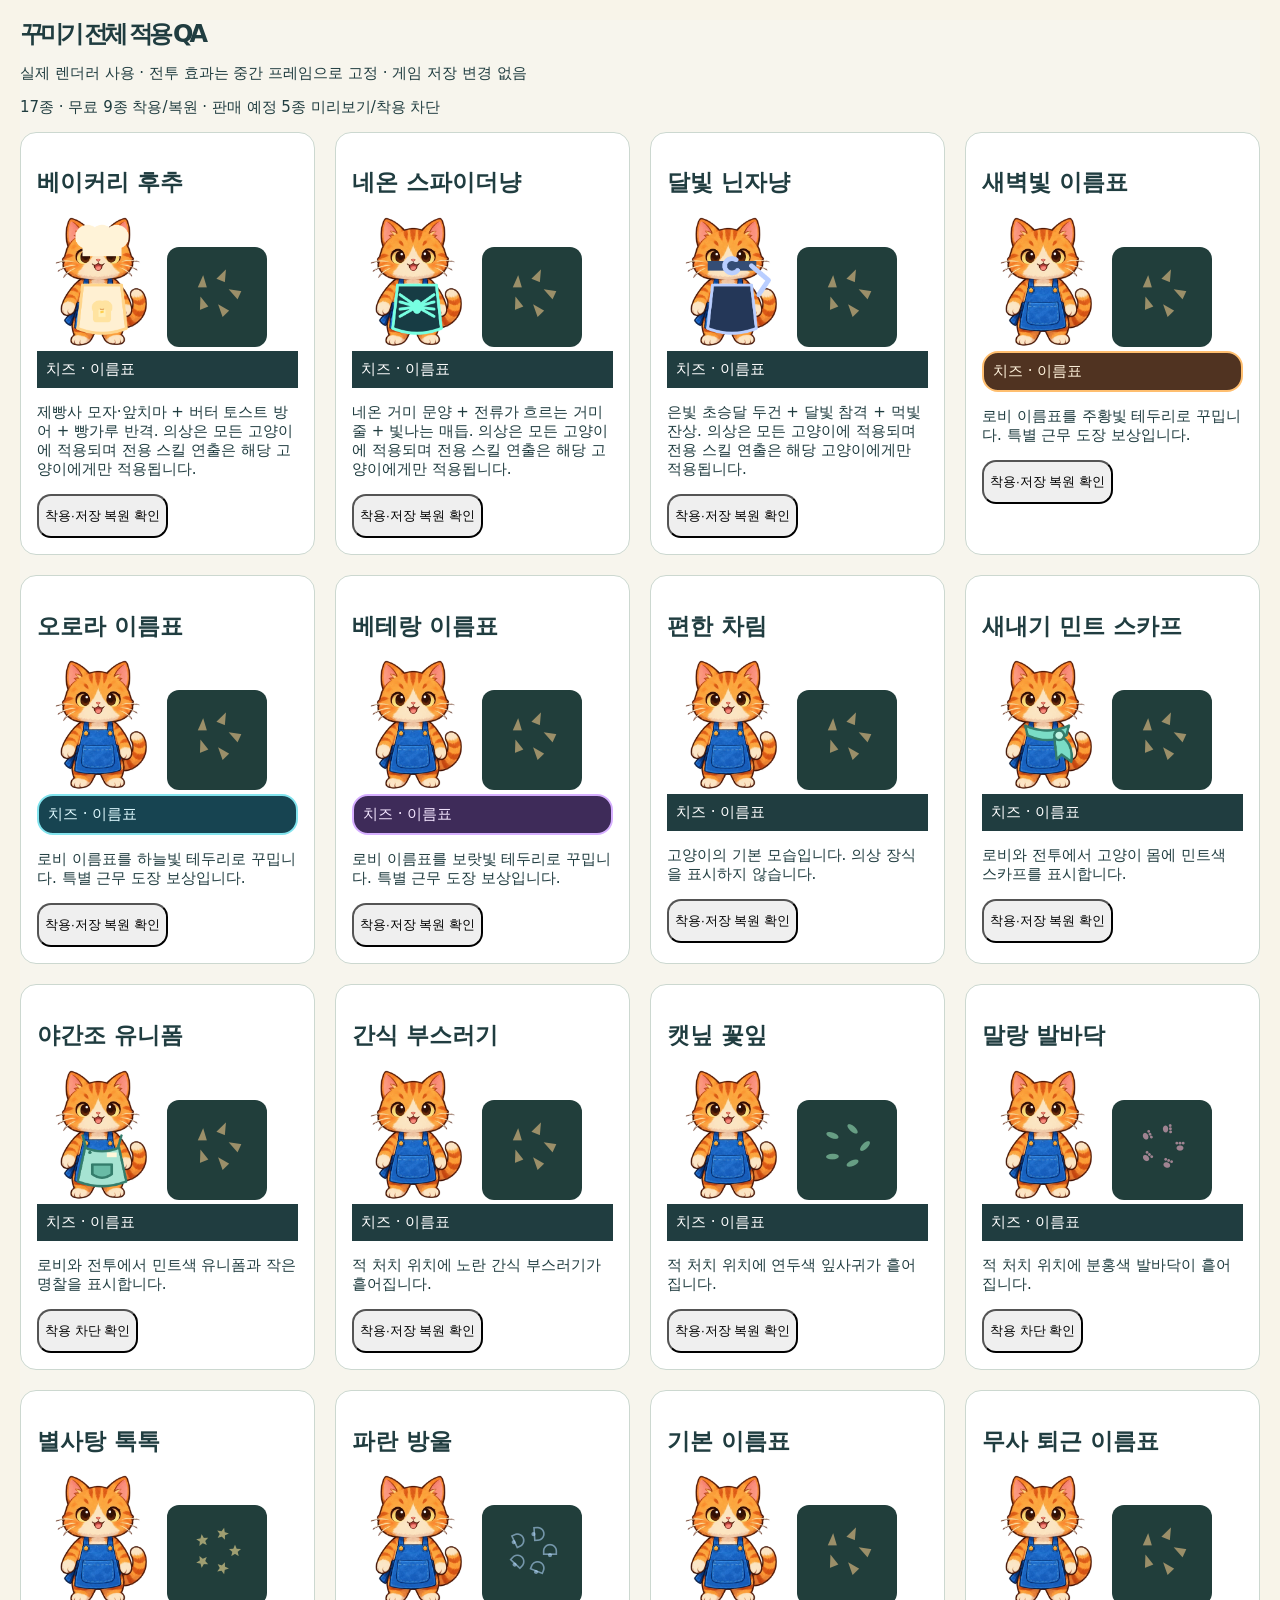
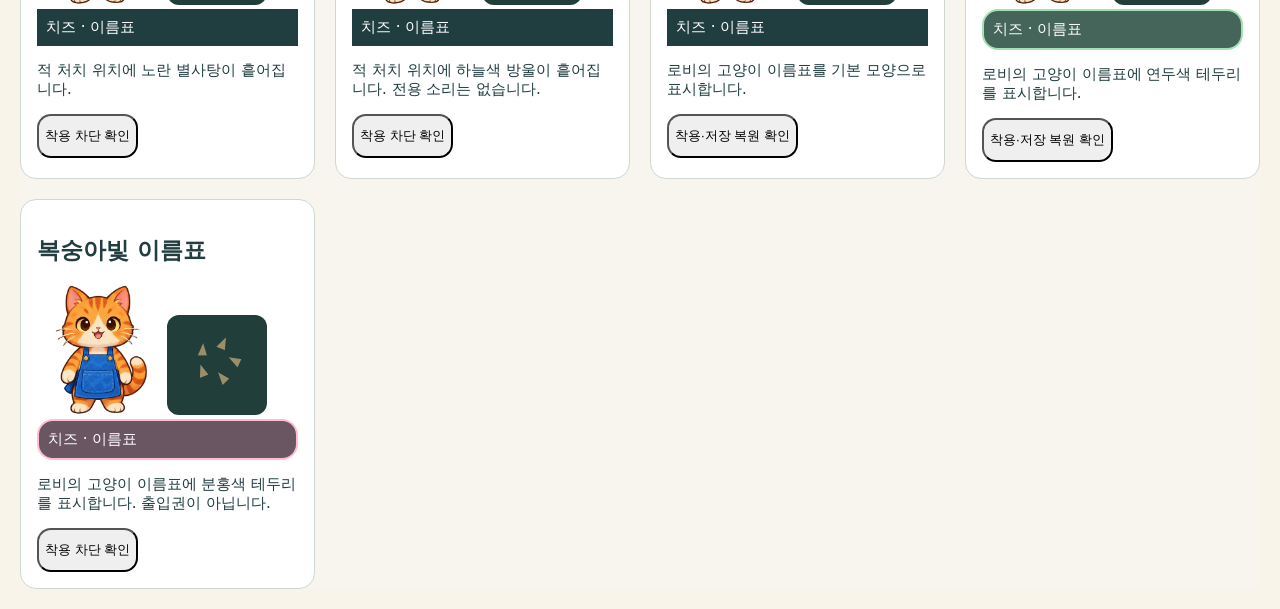
<file: cosmetics-qa.html>
<!doctype html><html lang="ko"><meta charset="utf-8"><meta name="viewport" content="width=device-width,initial-scale=1"><title>야근냥 꾸미기 QA</title>
<link rel="stylesheet" href="./cat-theme.css?v=cat29">
<style>body{margin:20px;background:#f7f5ed;color:#203d40;font:15px system-ui}main{display:grid;grid-template-columns:repeat(auto-fit,minmax(240px,1fr));gap:20px}article{padding:16px;border:1px solid #ccd8d0;border-radius:16px;background:white}img{width:130px;height:130px;object-fit:contain}canvas{width:100px;height:100px;background:#213e3b;border-radius:12px}.lobby-cat-label{position:static!important;color:#fff;background:#203d40;padding:9px!important}button{min-height:44px}h1{font-size:24px}</style>
<h1>꾸미기 전체 적용 QA</h1><p>실제 렌더러 사용 · 전투 효과는 중간 프레임으로 고정 · 게임 저장 변경 없음</p><p id="status"></p><main></main>
<script type="module">
import {COSMETICS,COSMETIC_DETAILS,previewLook,cosmeticVisuals,applyLobbyOutfit,equipCosmetic} from './cosmetics.js?v=cat29';
import {createMeta,normalizeMeta} from './data.js?v=cat29';
const meta=createMeta();meta.runs=3;meta.wins=1;meta.specialShards=24;
const root=document.querySelector('main');
for(const item of COSMETICS){const look=previewLook(item.id),a=document.createElement('article');a.innerHTML=`<h2>${item.name}</h2><img alt="${item.name} 의상"><canvas width="200" height="200" aria-label="${item.name} 처치 효과"></canvas><div class="lobby-cat-label" data-frame="${look.frame}">치즈 · 이름표</div><p>${COSMETIC_DETAILS[item.id]}</p><button>${item.premium?'착용 차단 확인':'착용·저장 복원 확인'}</button><output></output>`;root.append(a);applyLobbyOutfit(a.querySelector('img'),'runner',look.outfit);const c=a.querySelector('canvas').getContext('2d');c.scale(2,2);cosmeticVisuals.drawCosmeticEffects.call({cosmeticFX:[{x:50,y:50,id:look.effect,life:.3}],settings:{particles:true},visible:()=>true},c);a.querySelector('button').onclick=()=>{const ok=equipCosmetic(meta,item.id);const restored=normalizeMeta(JSON.parse(JSON.stringify(meta)));a.querySelector('output').textContent=(item.premium?!ok:ok&&restored.cosmetics[item.slot]===item.id)?' 통과':' 실패';};}
document.querySelector('#status').textContent=`${COSMETICS.length}종 · 무료 9종 착용/복원 · 판매 예정 5종 미리보기/착용 차단`;
</script></html>
</file>
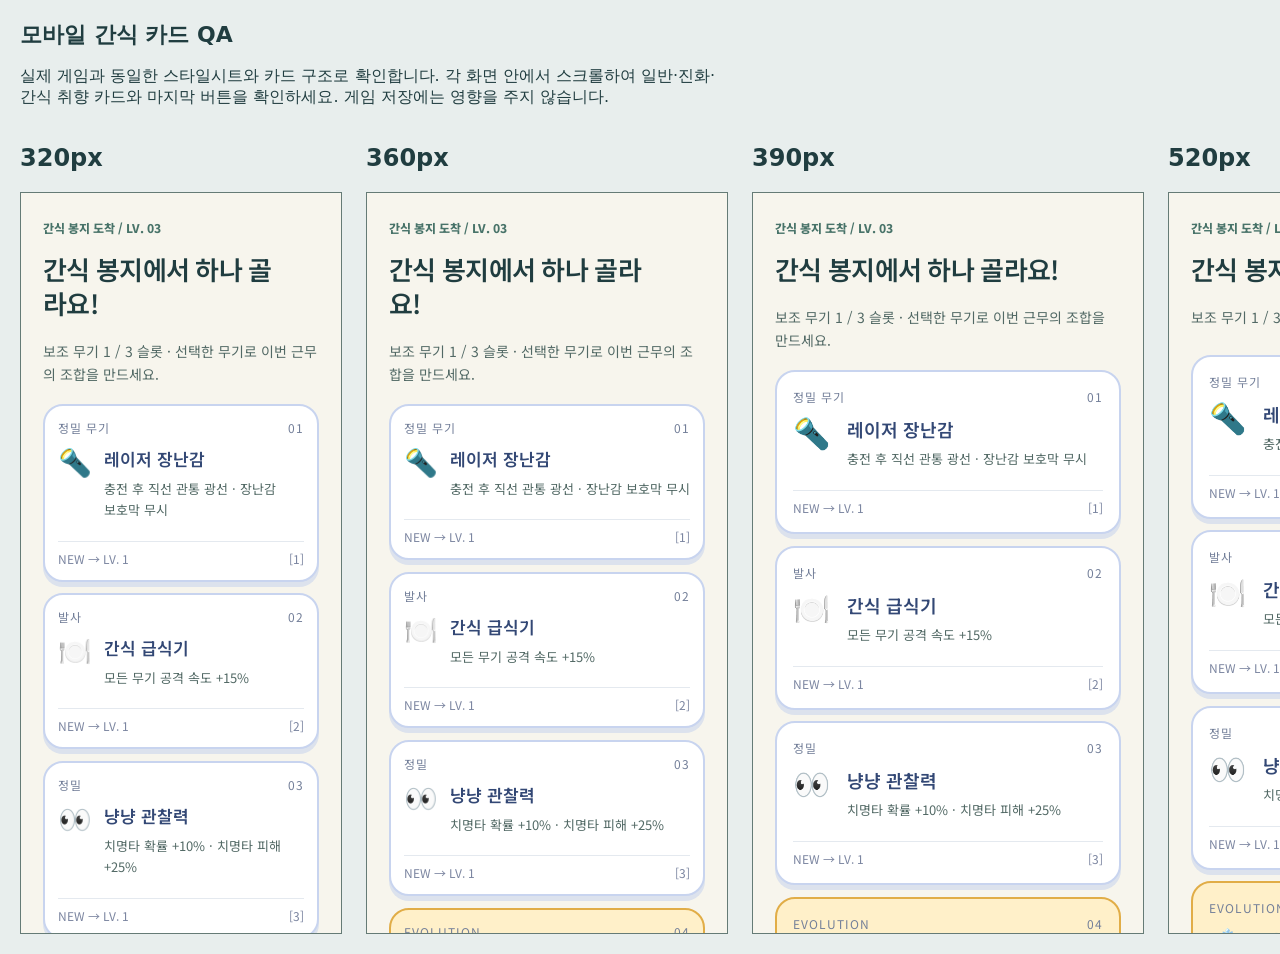
<file: layout-qa.html>
<!doctype html><html lang="ko"><head><meta charset="utf-8"><meta name="viewport" content="width=device-width,initial-scale=1"><title>야근냥 · 모바일 카드 QA</title><style>body{margin:20px;background:#e8eeed;color:#203d40;font:16px system-ui}h1{font-size:22px}main{display:flex;align-items:start;gap:24px}section{flex:none}iframe{display:block;border:1px solid #657b76;background:#fff}p{max-width:700px}</style></head><body><h1>모바일 간식 카드 QA</h1><p>실제 게임과 동일한 스타일시트와 카드 구조로 확인합니다. 각 화면 안에서 스크롤하여 일반·진화·간식 취향 카드와 마지막 버튼을 확인하세요. 게임 저장에는 영향을 주지 않습니다.</p><main><section><h2>320px</h2><iframe title="320px 카드" width="320" height="740" srcdoc="&lt;!doctype html&gt;&lt;html lang=&quot;ko&quot;&gt;&lt;head&gt;&lt;meta charset=&quot;utf-8&quot;&gt;&lt;meta name=&quot;viewport&quot; content=&quot;width=device-width, initial-scale=1&quot;&gt;&lt;link rel=&quot;stylesheet&quot; href=&quot;./style.css?v=cat29&quot;&gt;
&lt;link rel=&quot;stylesheet&quot; href=&quot;./aim.css?v=cat29&quot;&gt;
&lt;link rel=&quot;stylesheet&quot; href=&quot;./cat-theme.css?v=cat29&quot;&gt;
&lt;link rel=&quot;stylesheet&quot; href=&quot;./app-lobby.css?v=cat29&quot;&gt;
&lt;link rel=&quot;stylesheet&quot; href=&quot;./app-mobile.css?v=cat29&quot;&gt;&lt;/head&gt;&lt;body class=&quot;playing sheet-open&quot;&gt;&lt;main id=&quot;app&quot;&gt;&lt;div id=&quot;overlay&quot; class=&quot;overlay&quot;&gt;&lt;section id=&quot;modal&quot; class=&quot;modal&quot; role=&quot;dialog&quot; aria-labelledby=&quot;modal-title&quot;&gt;&lt;div class=&quot;eyebrow&quot;&gt;간식 봉지 도착 / LV. 03&lt;/div&gt;&lt;h2 id=&quot;modal-title&quot;&gt;간식 봉지에서 하나 골라요!&lt;/h2&gt;&lt;p class=&quot;modal-intro&quot;&gt;보조 무기 1 / 3 슬롯 · 선택한 무기로 이번 근무의 조합을 만드세요.&lt;/p&gt;&lt;div class=&quot;choice-grid&quot;&gt;&lt;button class=&quot;upgrade-card &quot; style=&quot;--skill-color:#41839e&quot;&gt;&lt;span class=&quot;rarity&quot;&gt;정밀 무기&lt;span&gt;01&lt;/span&gt;&lt;/span&gt;&lt;span class=&quot;big-icon&quot;&gt;🔦&lt;/span&gt;&lt;strong&gt;레이저 장난감&lt;/strong&gt;&lt;p&gt;충전 후 직선 관통 광선 · 장난감 보호막 무시&lt;/p&gt;&lt;small&gt;&lt;/small&gt;&lt;span class=&quot;upgrade-bottom&quot;&gt;&lt;span&gt;NEW → LV. 1&lt;/span&gt;&lt;span&gt;[1]&lt;/span&gt;&lt;/span&gt;&lt;/button&gt;&lt;button class=&quot;upgrade-card &quot; style=&quot;--skill-color:#41839e&quot;&gt;&lt;span class=&quot;rarity&quot;&gt;발사&lt;span&gt;02&lt;/span&gt;&lt;/span&gt;&lt;span class=&quot;big-icon&quot;&gt;🍽️&lt;/span&gt;&lt;strong&gt;간식 급식기&lt;/strong&gt;&lt;p&gt;모든 무기 공격 속도 +15%&lt;/p&gt;&lt;small&gt;&lt;/small&gt;&lt;span class=&quot;upgrade-bottom&quot;&gt;&lt;span&gt;NEW → LV. 1&lt;/span&gt;&lt;span&gt;[2]&lt;/span&gt;&lt;/span&gt;&lt;/button&gt;&lt;button class=&quot;upgrade-card &quot; style=&quot;--skill-color:#41839e&quot;&gt;&lt;span class=&quot;rarity&quot;&gt;정밀&lt;span&gt;03&lt;/span&gt;&lt;/span&gt;&lt;span class=&quot;big-icon&quot;&gt;👀&lt;/span&gt;&lt;strong&gt;냥냥 관찰력&lt;/strong&gt;&lt;p&gt;치명타 확률 +10% · 치명타 피해 +25%&lt;/p&gt;&lt;small&gt;&lt;/small&gt;&lt;span class=&quot;upgrade-bottom&quot;&gt;&lt;span&gt;NEW → LV. 1&lt;/span&gt;&lt;span&gt;[3]&lt;/span&gt;&lt;/span&gt;&lt;/button&gt;&lt;button class=&quot;upgrade-card evolution&quot; style=&quot;--skill-color:#41839e&quot;&gt;&lt;span class=&quot;rarity&quot;&gt;EVOLUTION&lt;span&gt;04&lt;/span&gt;&lt;/span&gt;&lt;span class=&quot;big-icon&quot;&gt;❄️&lt;/span&gt;&lt;strong&gt;시원한 아이스팩 최종 진화&lt;/strong&gt;&lt;p&gt;얼어붙은 적을 산산조각 내고 주변 적에게 냉기를 퍼뜨립니다.&lt;/p&gt;&lt;small&gt;빙결 파쇄 · 냉기 상태의 적에게 치명타가 발생하면 주변에 파편 피해&lt;/small&gt;&lt;span class=&quot;upgrade-bottom&quot;&gt;&lt;span&gt;최종 진화&lt;/span&gt;&lt;span&gt;[4]&lt;/span&gt;&lt;/span&gt;&lt;/button&gt;&lt;button class=&quot;upgrade-card protocol-card&quot; style=&quot;--skill-color:#41839e&quot;&gt;&lt;span class=&quot;rarity&quot;&gt;간식 취향&lt;span&gt;05&lt;/span&gt;&lt;/span&gt;&lt;span class=&quot;big-icon&quot;&gt;🐾&lt;/span&gt;&lt;strong&gt;새벽 편의점 특별 간식&lt;/strong&gt;&lt;p&gt;이번 근무 동안 적용되는 간식 효과입니다.&lt;/p&gt;&lt;small&gt;&lt;/small&gt;&lt;span class=&quot;upgrade-bottom&quot;&gt;&lt;span&gt;간식 취향 · 근무 내 유지&lt;/span&gt;&lt;span&gt;[5]&lt;/span&gt;&lt;/span&gt;&lt;/button&gt;&lt;/div&gt;&lt;button class=&quot;secondary-button&quot;&gt;간식 다시 고르기&lt;/button&gt;&lt;/section&gt;&lt;/div&gt;&lt;/main&gt;&lt;/body&gt;&lt;/html&gt;"></iframe></section><section><h2>360px</h2><iframe title="360px 카드" width="360" height="740" srcdoc="&lt;!doctype html&gt;&lt;html lang=&quot;ko&quot;&gt;&lt;head&gt;&lt;meta charset=&quot;utf-8&quot;&gt;&lt;meta name=&quot;viewport&quot; content=&quot;width=device-width, initial-scale=1&quot;&gt;&lt;link rel=&quot;stylesheet&quot; href=&quot;./style.css?v=cat29&quot;&gt;
&lt;link rel=&quot;stylesheet&quot; href=&quot;./aim.css?v=cat29&quot;&gt;
&lt;link rel=&quot;stylesheet&quot; href=&quot;./cat-theme.css?v=cat29&quot;&gt;
&lt;link rel=&quot;stylesheet&quot; href=&quot;./app-lobby.css?v=cat29&quot;&gt;
&lt;link rel=&quot;stylesheet&quot; href=&quot;./app-mobile.css?v=cat29&quot;&gt;&lt;/head&gt;&lt;body class=&quot;playing sheet-open&quot;&gt;&lt;main id=&quot;app&quot;&gt;&lt;div id=&quot;overlay&quot; class=&quot;overlay&quot;&gt;&lt;section id=&quot;modal&quot; class=&quot;modal&quot; role=&quot;dialog&quot; aria-labelledby=&quot;modal-title&quot;&gt;&lt;div class=&quot;eyebrow&quot;&gt;간식 봉지 도착 / LV. 03&lt;/div&gt;&lt;h2 id=&quot;modal-title&quot;&gt;간식 봉지에서 하나 골라요!&lt;/h2&gt;&lt;p class=&quot;modal-intro&quot;&gt;보조 무기 1 / 3 슬롯 · 선택한 무기로 이번 근무의 조합을 만드세요.&lt;/p&gt;&lt;div class=&quot;choice-grid&quot;&gt;&lt;button class=&quot;upgrade-card &quot; style=&quot;--skill-color:#41839e&quot;&gt;&lt;span class=&quot;rarity&quot;&gt;정밀 무기&lt;span&gt;01&lt;/span&gt;&lt;/span&gt;&lt;span class=&quot;big-icon&quot;&gt;🔦&lt;/span&gt;&lt;strong&gt;레이저 장난감&lt;/strong&gt;&lt;p&gt;충전 후 직선 관통 광선 · 장난감 보호막 무시&lt;/p&gt;&lt;small&gt;&lt;/small&gt;&lt;span class=&quot;upgrade-bottom&quot;&gt;&lt;span&gt;NEW → LV. 1&lt;/span&gt;&lt;span&gt;[1]&lt;/span&gt;&lt;/span&gt;&lt;/button&gt;&lt;button class=&quot;upgrade-card &quot; style=&quot;--skill-color:#41839e&quot;&gt;&lt;span class=&quot;rarity&quot;&gt;발사&lt;span&gt;02&lt;/span&gt;&lt;/span&gt;&lt;span class=&quot;big-icon&quot;&gt;🍽️&lt;/span&gt;&lt;strong&gt;간식 급식기&lt;/strong&gt;&lt;p&gt;모든 무기 공격 속도 +15%&lt;/p&gt;&lt;small&gt;&lt;/small&gt;&lt;span class=&quot;upgrade-bottom&quot;&gt;&lt;span&gt;NEW → LV. 1&lt;/span&gt;&lt;span&gt;[2]&lt;/span&gt;&lt;/span&gt;&lt;/button&gt;&lt;button class=&quot;upgrade-card &quot; style=&quot;--skill-color:#41839e&quot;&gt;&lt;span class=&quot;rarity&quot;&gt;정밀&lt;span&gt;03&lt;/span&gt;&lt;/span&gt;&lt;span class=&quot;big-icon&quot;&gt;👀&lt;/span&gt;&lt;strong&gt;냥냥 관찰력&lt;/strong&gt;&lt;p&gt;치명타 확률 +10% · 치명타 피해 +25%&lt;/p&gt;&lt;small&gt;&lt;/small&gt;&lt;span class=&quot;upgrade-bottom&quot;&gt;&lt;span&gt;NEW → LV. 1&lt;/span&gt;&lt;span&gt;[3]&lt;/span&gt;&lt;/span&gt;&lt;/button&gt;&lt;button class=&quot;upgrade-card evolution&quot; style=&quot;--skill-color:#41839e&quot;&gt;&lt;span class=&quot;rarity&quot;&gt;EVOLUTION&lt;span&gt;04&lt;/span&gt;&lt;/span&gt;&lt;span class=&quot;big-icon&quot;&gt;❄️&lt;/span&gt;&lt;strong&gt;시원한 아이스팩 최종 진화&lt;/strong&gt;&lt;p&gt;얼어붙은 적을 산산조각 내고 주변 적에게 냉기를 퍼뜨립니다.&lt;/p&gt;&lt;small&gt;빙결 파쇄 · 냉기 상태의 적에게 치명타가 발생하면 주변에 파편 피해&lt;/small&gt;&lt;span class=&quot;upgrade-bottom&quot;&gt;&lt;span&gt;최종 진화&lt;/span&gt;&lt;span&gt;[4]&lt;/span&gt;&lt;/span&gt;&lt;/button&gt;&lt;button class=&quot;upgrade-card protocol-card&quot; style=&quot;--skill-color:#41839e&quot;&gt;&lt;span class=&quot;rarity&quot;&gt;간식 취향&lt;span&gt;05&lt;/span&gt;&lt;/span&gt;&lt;span class=&quot;big-icon&quot;&gt;🐾&lt;/span&gt;&lt;strong&gt;새벽 편의점 특별 간식&lt;/strong&gt;&lt;p&gt;이번 근무 동안 적용되는 간식 효과입니다.&lt;/p&gt;&lt;small&gt;&lt;/small&gt;&lt;span class=&quot;upgrade-bottom&quot;&gt;&lt;span&gt;간식 취향 · 근무 내 유지&lt;/span&gt;&lt;span&gt;[5]&lt;/span&gt;&lt;/span&gt;&lt;/button&gt;&lt;/div&gt;&lt;button class=&quot;secondary-button&quot;&gt;간식 다시 고르기&lt;/button&gt;&lt;/section&gt;&lt;/div&gt;&lt;/main&gt;&lt;/body&gt;&lt;/html&gt;"></iframe></section><section><h2>390px</h2><iframe title="390px 카드" width="390" height="740" srcdoc="&lt;!doctype html&gt;&lt;html lang=&quot;ko&quot;&gt;&lt;head&gt;&lt;meta charset=&quot;utf-8&quot;&gt;&lt;meta name=&quot;viewport&quot; content=&quot;width=device-width, initial-scale=1&quot;&gt;&lt;link rel=&quot;stylesheet&quot; href=&quot;./style.css?v=cat29&quot;&gt;
&lt;link rel=&quot;stylesheet&quot; href=&quot;./aim.css?v=cat29&quot;&gt;
&lt;link rel=&quot;stylesheet&quot; href=&quot;./cat-theme.css?v=cat29&quot;&gt;
&lt;link rel=&quot;stylesheet&quot; href=&quot;./app-lobby.css?v=cat29&quot;&gt;
&lt;link rel=&quot;stylesheet&quot; href=&quot;./app-mobile.css?v=cat29&quot;&gt;&lt;/head&gt;&lt;body class=&quot;playing sheet-open&quot;&gt;&lt;main id=&quot;app&quot;&gt;&lt;div id=&quot;overlay&quot; class=&quot;overlay&quot;&gt;&lt;section id=&quot;modal&quot; class=&quot;modal&quot; role=&quot;dialog&quot; aria-labelledby=&quot;modal-title&quot;&gt;&lt;div class=&quot;eyebrow&quot;&gt;간식 봉지 도착 / LV. 03&lt;/div&gt;&lt;h2 id=&quot;modal-title&quot;&gt;간식 봉지에서 하나 골라요!&lt;/h2&gt;&lt;p class=&quot;modal-intro&quot;&gt;보조 무기 1 / 3 슬롯 · 선택한 무기로 이번 근무의 조합을 만드세요.&lt;/p&gt;&lt;div class=&quot;choice-grid&quot;&gt;&lt;button class=&quot;upgrade-card &quot; style=&quot;--skill-color:#41839e&quot;&gt;&lt;span class=&quot;rarity&quot;&gt;정밀 무기&lt;span&gt;01&lt;/span&gt;&lt;/span&gt;&lt;span class=&quot;big-icon&quot;&gt;🔦&lt;/span&gt;&lt;strong&gt;레이저 장난감&lt;/strong&gt;&lt;p&gt;충전 후 직선 관통 광선 · 장난감 보호막 무시&lt;/p&gt;&lt;small&gt;&lt;/small&gt;&lt;span class=&quot;upgrade-bottom&quot;&gt;&lt;span&gt;NEW → LV. 1&lt;/span&gt;&lt;span&gt;[1]&lt;/span&gt;&lt;/span&gt;&lt;/button&gt;&lt;button class=&quot;upgrade-card &quot; style=&quot;--skill-color:#41839e&quot;&gt;&lt;span class=&quot;rarity&quot;&gt;발사&lt;span&gt;02&lt;/span&gt;&lt;/span&gt;&lt;span class=&quot;big-icon&quot;&gt;🍽️&lt;/span&gt;&lt;strong&gt;간식 급식기&lt;/strong&gt;&lt;p&gt;모든 무기 공격 속도 +15%&lt;/p&gt;&lt;small&gt;&lt;/small&gt;&lt;span class=&quot;upgrade-bottom&quot;&gt;&lt;span&gt;NEW → LV. 1&lt;/span&gt;&lt;span&gt;[2]&lt;/span&gt;&lt;/span&gt;&lt;/button&gt;&lt;button class=&quot;upgrade-card &quot; style=&quot;--skill-color:#41839e&quot;&gt;&lt;span class=&quot;rarity&quot;&gt;정밀&lt;span&gt;03&lt;/span&gt;&lt;/span&gt;&lt;span class=&quot;big-icon&quot;&gt;👀&lt;/span&gt;&lt;strong&gt;냥냥 관찰력&lt;/strong&gt;&lt;p&gt;치명타 확률 +10% · 치명타 피해 +25%&lt;/p&gt;&lt;small&gt;&lt;/small&gt;&lt;span class=&quot;upgrade-bottom&quot;&gt;&lt;span&gt;NEW → LV. 1&lt;/span&gt;&lt;span&gt;[3]&lt;/span&gt;&lt;/span&gt;&lt;/button&gt;&lt;button class=&quot;upgrade-card evolution&quot; style=&quot;--skill-color:#41839e&quot;&gt;&lt;span class=&quot;rarity&quot;&gt;EVOLUTION&lt;span&gt;04&lt;/span&gt;&lt;/span&gt;&lt;span class=&quot;big-icon&quot;&gt;❄️&lt;/span&gt;&lt;strong&gt;시원한 아이스팩 최종 진화&lt;/strong&gt;&lt;p&gt;얼어붙은 적을 산산조각 내고 주변 적에게 냉기를 퍼뜨립니다.&lt;/p&gt;&lt;small&gt;빙결 파쇄 · 냉기 상태의 적에게 치명타가 발생하면 주변에 파편 피해&lt;/small&gt;&lt;span class=&quot;upgrade-bottom&quot;&gt;&lt;span&gt;최종 진화&lt;/span&gt;&lt;span&gt;[4]&lt;/span&gt;&lt;/span&gt;&lt;/button&gt;&lt;button class=&quot;upgrade-card protocol-card&quot; style=&quot;--skill-color:#41839e&quot;&gt;&lt;span class=&quot;rarity&quot;&gt;간식 취향&lt;span&gt;05&lt;/span&gt;&lt;/span&gt;&lt;span class=&quot;big-icon&quot;&gt;🐾&lt;/span&gt;&lt;strong&gt;새벽 편의점 특별 간식&lt;/strong&gt;&lt;p&gt;이번 근무 동안 적용되는 간식 효과입니다.&lt;/p&gt;&lt;small&gt;&lt;/small&gt;&lt;span class=&quot;upgrade-bottom&quot;&gt;&lt;span&gt;간식 취향 · 근무 내 유지&lt;/span&gt;&lt;span&gt;[5]&lt;/span&gt;&lt;/span&gt;&lt;/button&gt;&lt;/div&gt;&lt;button class=&quot;secondary-button&quot;&gt;간식 다시 고르기&lt;/button&gt;&lt;/section&gt;&lt;/div&gt;&lt;/main&gt;&lt;/body&gt;&lt;/html&gt;"></iframe></section><section><h2>520px</h2><iframe title="520px 카드" width="520" height="740" srcdoc="&lt;!doctype html&gt;&lt;html lang=&quot;ko&quot;&gt;&lt;head&gt;&lt;meta charset=&quot;utf-8&quot;&gt;&lt;meta name=&quot;viewport&quot; content=&quot;width=device-width, initial-scale=1&quot;&gt;&lt;link rel=&quot;stylesheet&quot; href=&quot;./style.css?v=cat29&quot;&gt;
&lt;link rel=&quot;stylesheet&quot; href=&quot;./aim.css?v=cat29&quot;&gt;
&lt;link rel=&quot;stylesheet&quot; href=&quot;./cat-theme.css?v=cat29&quot;&gt;
&lt;link rel=&quot;stylesheet&quot; href=&quot;./app-lobby.css?v=cat29&quot;&gt;
&lt;link rel=&quot;stylesheet&quot; href=&quot;./app-mobile.css?v=cat29&quot;&gt;&lt;/head&gt;&lt;body class=&quot;playing sheet-open&quot;&gt;&lt;main id=&quot;app&quot;&gt;&lt;div id=&quot;overlay&quot; class=&quot;overlay&quot;&gt;&lt;section id=&quot;modal&quot; class=&quot;modal&quot; role=&quot;dialog&quot; aria-labelledby=&quot;modal-title&quot;&gt;&lt;div class=&quot;eyebrow&quot;&gt;간식 봉지 도착 / LV. 03&lt;/div&gt;&lt;h2 id=&quot;modal-title&quot;&gt;간식 봉지에서 하나 골라요!&lt;/h2&gt;&lt;p class=&quot;modal-intro&quot;&gt;보조 무기 1 / 3 슬롯 · 선택한 무기로 이번 근무의 조합을 만드세요.&lt;/p&gt;&lt;div class=&quot;choice-grid&quot;&gt;&lt;button class=&quot;upgrade-card &quot; style=&quot;--skill-color:#41839e&quot;&gt;&lt;span class=&quot;rarity&quot;&gt;정밀 무기&lt;span&gt;01&lt;/span&gt;&lt;/span&gt;&lt;span class=&quot;big-icon&quot;&gt;🔦&lt;/span&gt;&lt;strong&gt;레이저 장난감&lt;/strong&gt;&lt;p&gt;충전 후 직선 관통 광선 · 장난감 보호막 무시&lt;/p&gt;&lt;small&gt;&lt;/small&gt;&lt;span class=&quot;upgrade-bottom&quot;&gt;&lt;span&gt;NEW → LV. 1&lt;/span&gt;&lt;span&gt;[1]&lt;/span&gt;&lt;/span&gt;&lt;/button&gt;&lt;button class=&quot;upgrade-card &quot; style=&quot;--skill-color:#41839e&quot;&gt;&lt;span class=&quot;rarity&quot;&gt;발사&lt;span&gt;02&lt;/span&gt;&lt;/span&gt;&lt;span class=&quot;big-icon&quot;&gt;🍽️&lt;/span&gt;&lt;strong&gt;간식 급식기&lt;/strong&gt;&lt;p&gt;모든 무기 공격 속도 +15%&lt;/p&gt;&lt;small&gt;&lt;/small&gt;&lt;span class=&quot;upgrade-bottom&quot;&gt;&lt;span&gt;NEW → LV. 1&lt;/span&gt;&lt;span&gt;[2]&lt;/span&gt;&lt;/span&gt;&lt;/button&gt;&lt;button class=&quot;upgrade-card &quot; style=&quot;--skill-color:#41839e&quot;&gt;&lt;span class=&quot;rarity&quot;&gt;정밀&lt;span&gt;03&lt;/span&gt;&lt;/span&gt;&lt;span class=&quot;big-icon&quot;&gt;👀&lt;/span&gt;&lt;strong&gt;냥냥 관찰력&lt;/strong&gt;&lt;p&gt;치명타 확률 +10% · 치명타 피해 +25%&lt;/p&gt;&lt;small&gt;&lt;/small&gt;&lt;span class=&quot;upgrade-bottom&quot;&gt;&lt;span&gt;NEW → LV. 1&lt;/span&gt;&lt;span&gt;[3]&lt;/span&gt;&lt;/span&gt;&lt;/button&gt;&lt;button class=&quot;upgrade-card evolution&quot; style=&quot;--skill-color:#41839e&quot;&gt;&lt;span class=&quot;rarity&quot;&gt;EVOLUTION&lt;span&gt;04&lt;/span&gt;&lt;/span&gt;&lt;span class=&quot;big-icon&quot;&gt;❄️&lt;/span&gt;&lt;strong&gt;시원한 아이스팩 최종 진화&lt;/strong&gt;&lt;p&gt;얼어붙은 적을 산산조각 내고 주변 적에게 냉기를 퍼뜨립니다.&lt;/p&gt;&lt;small&gt;빙결 파쇄 · 냉기 상태의 적에게 치명타가 발생하면 주변에 파편 피해&lt;/small&gt;&lt;span class=&quot;upgrade-bottom&quot;&gt;&lt;span&gt;최종 진화&lt;/span&gt;&lt;span&gt;[4]&lt;/span&gt;&lt;/span&gt;&lt;/button&gt;&lt;button class=&quot;upgrade-card protocol-card&quot; style=&quot;--skill-color:#41839e&quot;&gt;&lt;span class=&quot;rarity&quot;&gt;간식 취향&lt;span&gt;05&lt;/span&gt;&lt;/span&gt;&lt;span class=&quot;big-icon&quot;&gt;🐾&lt;/span&gt;&lt;strong&gt;새벽 편의점 특별 간식&lt;/strong&gt;&lt;p&gt;이번 근무 동안 적용되는 간식 효과입니다.&lt;/p&gt;&lt;small&gt;&lt;/small&gt;&lt;span class=&quot;upgrade-bottom&quot;&gt;&lt;span&gt;간식 취향 · 근무 내 유지&lt;/span&gt;&lt;span&gt;[5]&lt;/span&gt;&lt;/span&gt;&lt;/button&gt;&lt;/div&gt;&lt;button class=&quot;secondary-button&quot;&gt;간식 다시 고르기&lt;/button&gt;&lt;/section&gt;&lt;/div&gt;&lt;/main&gt;&lt;/body&gt;&lt;/html&gt;"></iframe></section></main></body></html>
</file>
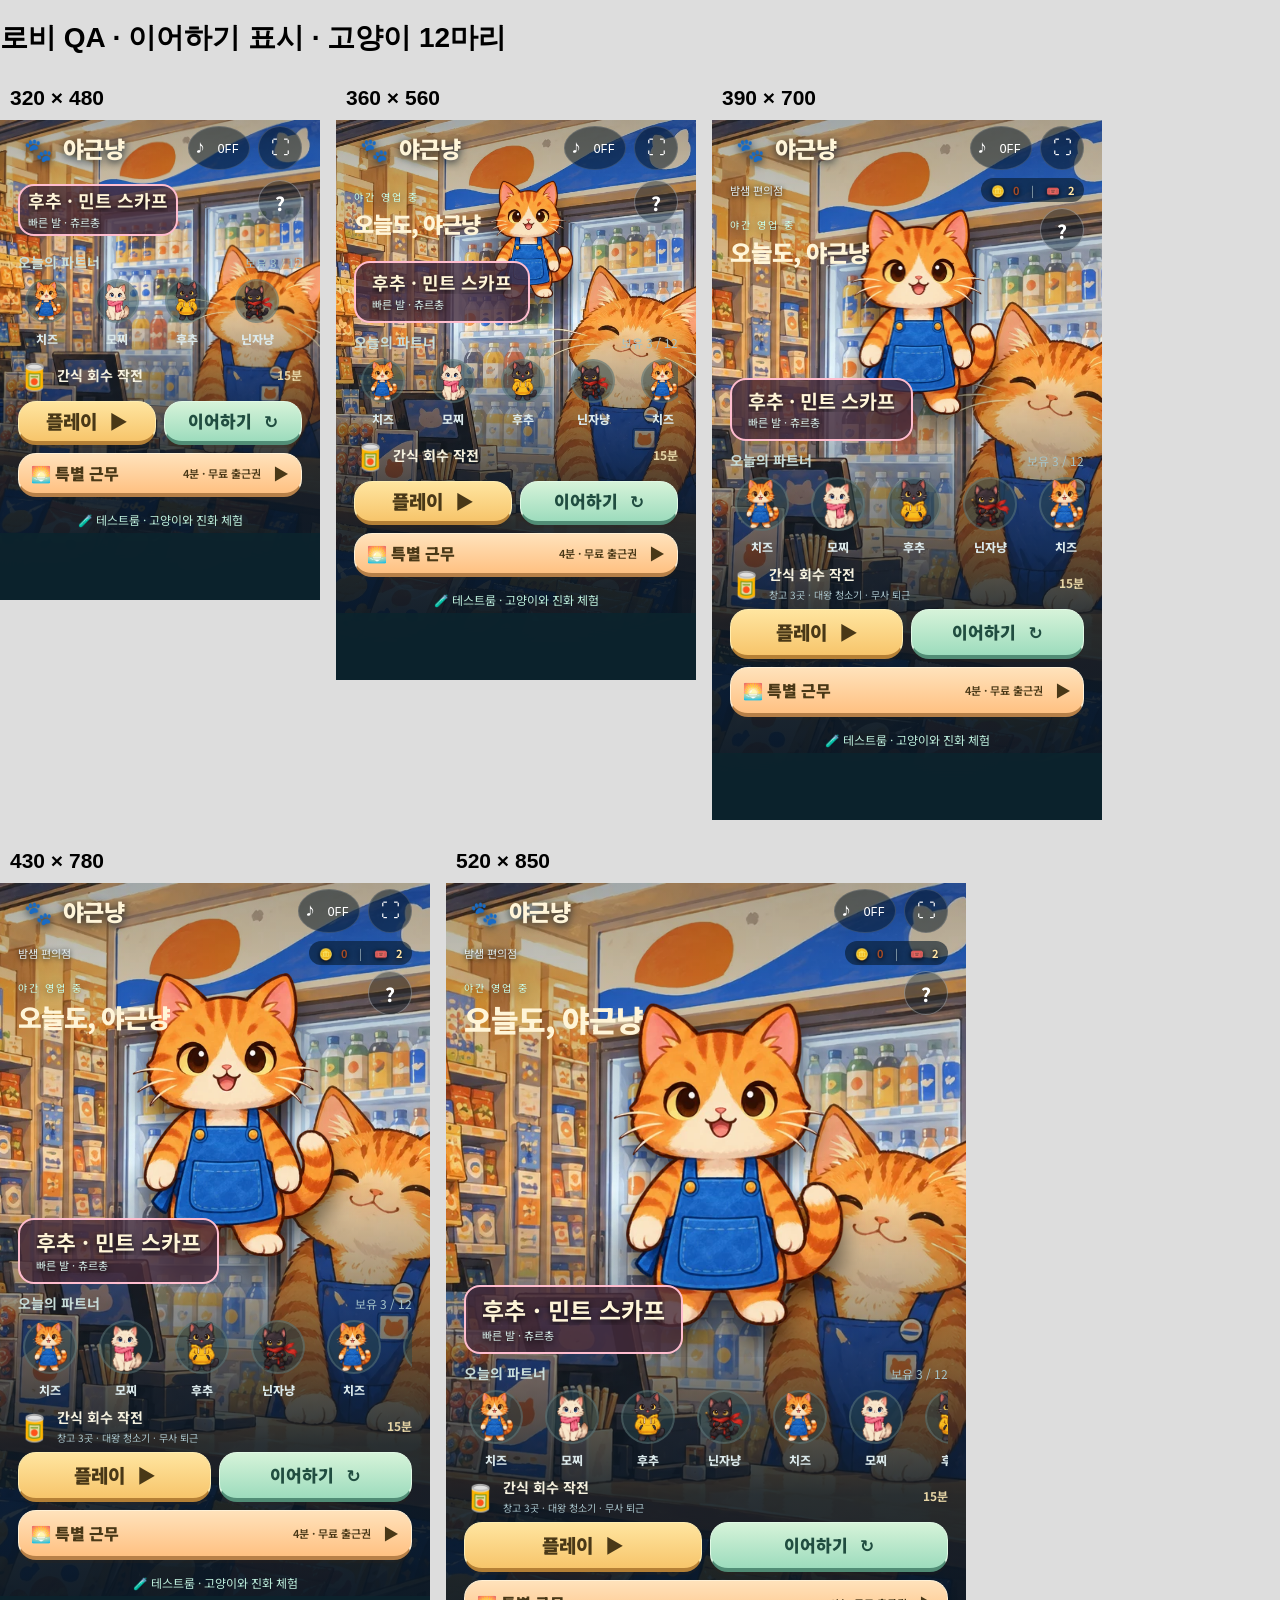
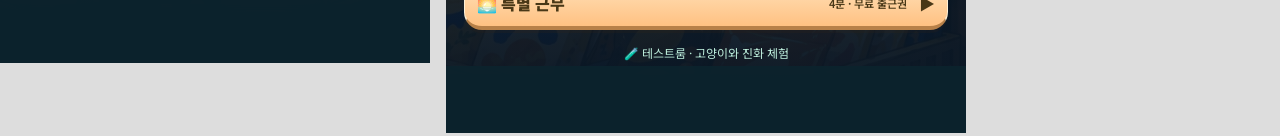
<file: lobby-qa.html>
<!doctype html><html lang="ko"><meta charset="utf-8"><title>로비 화면 QA</title><style>body{margin:0;background:#ddd;font:14px sans-serif}main{display:flex;flex-wrap:wrap;gap:16px}iframe{border:0}h2{margin:10px}</style><h1>로비 QA · 이어하기 표시 · 고양이 12마리</h1><main><section><h2>320 × 480</h2><iframe title="로비 320" width="320" height="480" srcdoc="&lt;!doctype html&gt;
&lt;html lang=&quot;ko&quot;&gt;
&lt;head&gt;
  &lt;meta charset=&quot;utf-8&quot;&gt;
  &lt;meta name=&quot;viewport&quot; content=&quot;width=device-width,initial-scale=1,viewport-fit=cover&quot;&gt;
  &lt;meta name=&quot;theme-color&quot; content=&quot;#2d4cb3&quot;&gt;
  &lt;meta name=&quot;description&quot; content=&quot;편의점의 밤은 고양이들의 시간! 간식을 모으고 청소로봇을 피해 아침까지 살아남는 생존 게임.&quot;&gt;
  &lt;title&gt;야근냥 — 간식 회수 근무&lt;/title&gt;
  &lt;link rel=&quot;icon&quot; href=&quot;./assets/cat-runner.webp&quot; type=&quot;image/webp&quot;&gt;
  &lt;link rel=&quot;stylesheet&quot; href=&quot;./style.css?v=cat29&quot;&gt;

  &lt;link rel=&quot;stylesheet&quot; href=&quot;./aim.css?v=cat29&quot;&gt;
  &lt;link rel=&quot;stylesheet&quot; href=&quot;./cat-theme.css?v=cat29&quot;&gt;
  &lt;link rel=&quot;stylesheet&quot; href=&quot;./app-lobby.css?v=cat29&quot;&gt;
&lt;meta name=&quot;theme-color&quot; content=&quot;#102b32&quot;&gt;&lt;meta name=&quot;apple-mobile-web-app-capable&quot; content=&quot;yes&quot;&gt;&lt;meta name=&quot;apple-mobile-web-app-status-bar-style&quot; content=&quot;black-translucent&quot;&gt;&lt;link rel=&quot;stylesheet&quot; href=&quot;./app-mobile.css?v=cat29&quot;&gt;
&lt;/head&gt;
&lt;body&gt;
  &lt;canvas id=&quot;world&quot; aria-label=&quot;야근냥 편의점 게임 필드&quot;&gt;&lt;/canvas&gt;
  &lt;div class=&quot;vignette&quot; aria-hidden=&quot;true&quot;&gt;&lt;/div&gt;
  &lt;div id=&quot;app&quot;&gt;
    &lt;header class=&quot;topbar&quot;&gt;
      &lt;button id=&quot;home-mark&quot; class=&quot;wordmark&quot; aria-label=&quot;야근냥 메뉴&quot;&gt;&lt;span aria-hidden=&quot;true&quot;&gt;🐾&lt;/span&gt; 야근냥 &lt;span class=&quot;edition&quot;&gt;밤샘 편의점&lt;/span&gt;&lt;/button&gt;
      &lt;div class=&quot;top-actions&quot;&gt;
        &lt;button id=&quot;sound-btn&quot; class=&quot;icon-button&quot; title=&quot;소리 켜기 / 끄기&quot; aria-label=&quot;소리 켜기&quot;&gt;♪ &lt;span&gt;OFF&lt;/span&gt;&lt;/button&gt;
        &lt;button id=&quot;fullscreen-btn&quot; class=&quot;icon-button&quot; title=&quot;전체 화면&quot; aria-label=&quot;전체 화면&quot;&gt;⛶&lt;/button&gt;
        &lt;button id=&quot;pause-btn&quot; class=&quot;icon-button hidden&quot; aria-label=&quot;일시정지&quot;&gt;Ⅱ&lt;/button&gt;
      &lt;/div&gt;
    &lt;/header&gt;

    &lt;main id=&quot;menu&quot; class=&quot;menu-screen app-lobby&quot;&gt;
      &lt;div class=&quot;lobby-wallet&quot;&gt;&lt;span&gt;밤샘 편의점&lt;/span&gt;&lt;div&gt;&lt;span aria-hidden=&quot;true&quot;&gt;🪙&lt;/span&gt; &lt;b id=&quot;credits-badge&quot;&gt;0&lt;/b&gt;&lt;span class=&quot;wallet-divider&quot;&gt;|&lt;/span&gt;&lt;span aria-hidden=&quot;true&quot;&gt;🎟️&lt;/span&gt; &lt;b id=&quot;ticket-badge&quot;&gt;2&lt;/b&gt;&lt;/div&gt;&lt;/div&gt;
      &lt;section class=&quot;lobby-stage&quot; aria-labelledby=&quot;game-title&quot;&gt;
        &lt;img class=&quot;lobby-backdrop&quot; src=&quot;./assets/cat-store.webp&quot; alt=&quot;밤의 편의점&quot; fetchpriority=&quot;high&quot;&gt;
        &lt;div class=&quot;lobby-stage-title&quot;&gt;&lt;span class=&quot;lobby-status&quot;&gt;야간 영업 중&lt;/span&gt;&lt;h1 id=&quot;game-title&quot;&gt;오늘도, 야근냥&lt;/h1&gt;&lt;/div&gt;
        &lt;img id=&quot;lobby-cat&quot; class=&quot;lobby-cat&quot; src=&quot;./assets/cat-runner.webp&quot; alt=&quot;치즈&quot;&gt;
        &lt;div class=&quot;lobby-cat-label&quot; data-frame=&quot;peach&quot;&gt;&lt;strong id=&quot;lobby-name&quot;&gt;후추 · 민트 스카프&lt;/strong&gt;&lt;span id=&quot;lobby-weapon&quot;&gt;빠른 발 · 츄르총&lt;/span&gt;&lt;/div&gt;
        &lt;button id=&quot;guide-btn&quot; class=&quot;lobby-help&quot; aria-label=&quot;조작 안내&quot;&gt;?&lt;/button&gt;
      &lt;/section&gt;
      &lt;section class=&quot;lobby-controls&quot; aria-labelledby=&quot;crew-title&quot;&gt;
        &lt;div class=&quot;lobby-section-title&quot;&gt;&lt;h2 id=&quot;crew-title&quot;&gt;오늘의 파트너&lt;/h2&gt;&lt;span id=&quot;owned-count&quot;&gt;보유 3 / 12&lt;/span&gt;&lt;/div&gt;
        &lt;div id=&quot;class-picker&quot; class=&quot;class-picker&quot; role=&quot;group&quot; aria-label=&quot;플레이할 고양이 선택&quot;&gt;&lt;button class=&quot;class-card&quot;&gt;&lt;span class=&quot;cat-portrait cat-runner&quot; aria-hidden=&quot;true&quot;&gt;&lt;/span&gt;&lt;strong&gt;치즈&lt;/strong&gt;&lt;/button&gt;&lt;button class=&quot;class-card&quot;&gt;&lt;span class=&quot;cat-portrait cat-engineer&quot; aria-hidden=&quot;true&quot;&gt;&lt;/span&gt;&lt;strong&gt;모찌&lt;/strong&gt;&lt;/button&gt;&lt;button class=&quot;class-card&quot;&gt;&lt;span class=&quot;cat-portrait cat-warden&quot; aria-hidden=&quot;true&quot;&gt;&lt;/span&gt;&lt;strong&gt;후추&lt;/strong&gt;&lt;/button&gt;&lt;button class=&quot;class-card&quot;&gt;&lt;span class=&quot;cat-portrait cat-ninja&quot; aria-hidden=&quot;true&quot;&gt;&lt;/span&gt;&lt;strong&gt;닌자냥&lt;/strong&gt;&lt;/button&gt;&lt;button class=&quot;class-card&quot;&gt;&lt;span class=&quot;cat-portrait cat-runner&quot; aria-hidden=&quot;true&quot;&gt;&lt;/span&gt;&lt;strong&gt;치즈&lt;/strong&gt;&lt;/button&gt;&lt;button class=&quot;class-card&quot;&gt;&lt;span class=&quot;cat-portrait cat-engineer&quot; aria-hidden=&quot;true&quot;&gt;&lt;/span&gt;&lt;strong&gt;모찌&lt;/strong&gt;&lt;/button&gt;&lt;button class=&quot;class-card&quot;&gt;&lt;span class=&quot;cat-portrait cat-warden&quot; aria-hidden=&quot;true&quot;&gt;&lt;/span&gt;&lt;strong&gt;후추&lt;/strong&gt;&lt;/button&gt;&lt;button class=&quot;class-card&quot;&gt;&lt;span class=&quot;cat-portrait cat-ninja&quot; aria-hidden=&quot;true&quot;&gt;&lt;/span&gt;&lt;strong&gt;닌자냥&lt;/strong&gt;&lt;/button&gt;&lt;button class=&quot;class-card&quot;&gt;&lt;span class=&quot;cat-portrait cat-runner&quot; aria-hidden=&quot;true&quot;&gt;&lt;/span&gt;&lt;strong&gt;치즈&lt;/strong&gt;&lt;/button&gt;&lt;button class=&quot;class-card&quot;&gt;&lt;span class=&quot;cat-portrait cat-engineer&quot; aria-hidden=&quot;true&quot;&gt;&lt;/span&gt;&lt;strong&gt;모찌&lt;/strong&gt;&lt;/button&gt;&lt;button class=&quot;class-card&quot;&gt;&lt;span class=&quot;cat-portrait cat-warden&quot; aria-hidden=&quot;true&quot;&gt;&lt;/span&gt;&lt;strong&gt;후추&lt;/strong&gt;&lt;/button&gt;&lt;button class=&quot;class-card&quot;&gt;&lt;span class=&quot;cat-portrait cat-ninja&quot; aria-hidden=&quot;true&quot;&gt;&lt;/span&gt;&lt;strong&gt;닌자냥&lt;/strong&gt;&lt;/button&gt;&lt;/div&gt;
        &lt;p id=&quot;class-description&quot; class=&quot;class-description&quot; aria-live=&quot;polite&quot;&gt;&lt;/p&gt;
        &lt;div class=&quot;lobby-mission&quot;&gt;&lt;span aria-hidden=&quot;true&quot;&gt;🥫&lt;/span&gt;&lt;div&gt;&lt;strong&gt;간식 회수 작전&lt;/strong&gt;&lt;small&gt;창고 3곳 · 대왕 청소기 · 무사 퇴근&lt;/small&gt;&lt;/div&gt;&lt;b&gt;15분&lt;/b&gt;&lt;/div&gt;
        &lt;div class=&quot;start-row&quot;&gt;&lt;button id=&quot;start-btn&quot; class=&quot;primary-button&quot;&gt;&lt;span&gt;플레이&lt;/span&gt;&lt;span aria-hidden=&quot;true&quot;&gt;▶&lt;/span&gt;&lt;/button&gt;&lt;button id=&quot;continue-btn&quot; class=&quot;primary-button&quot;&gt;&lt;span&gt;이어하기&lt;/span&gt;&lt;span aria-hidden=&quot;true&quot;&gt;↻&lt;/span&gt;&lt;/button&gt;&lt;/div&gt;
        &lt;button id=&quot;special-btn&quot; class=&quot;primary-button&quot;&gt;&lt;span class=&quot;special-title&quot;&gt;🌅 특별 근무&lt;/span&gt;&lt;small&gt;4분 · 무료 출근권&lt;/small&gt;&lt;span aria-hidden=&quot;true&quot;&gt;▶&lt;/span&gt;&lt;/button&gt;
        &lt;a class=&quot;test-room-link&quot; href=&quot;./test-room.html&quot;&gt;🧪 테스트룸 · 고양이와 진화 체험&lt;/a&gt;
        &lt;p id=&quot;best-summary&quot; class=&quot;lobby-record&quot;&gt;첫 야간 근무를 시작해 보세요.&lt;/p&gt;
      &lt;/section&gt;
      &lt;nav class=&quot;menu-links lobby-tabs&quot; aria-label=&quot;하단 메뉴&quot;&gt;
        &lt;button id=&quot;lobby-home&quot; class=&quot;active&quot; aria-label=&quot;홈&quot;&gt;&lt;span aria-hidden=&quot;true&quot;&gt;⌂&lt;/span&gt;&lt;strong&gt;홈&lt;/strong&gt;&lt;/button&gt;
        &lt;button id=&quot;collection-btn&quot;&gt;&lt;span aria-hidden=&quot;true&quot;&gt;🐱&lt;/span&gt;&lt;strong&gt;고양이&lt;/strong&gt;&lt;/button&gt;
        &lt;button id=&quot;wardrobe-btn&quot;&gt;&lt;span aria-hidden=&quot;true&quot;&gt;🎀&lt;/span&gt;&lt;strong&gt;꾸미기&lt;/strong&gt;&lt;/button&gt;
        &lt;button id=&quot;base-btn&quot;&gt;&lt;span aria-hidden=&quot;true&quot;&gt;🛍️&lt;/span&gt;&lt;strong&gt;아지트&lt;/strong&gt;&lt;/button&gt;
        &lt;button id=&quot;records-btn&quot;&gt;&lt;span aria-hidden=&quot;true&quot;&gt;🏆&lt;/span&gt;&lt;strong&gt;기록&lt;/strong&gt;&lt;/button&gt;
      &lt;/nav&gt;
    &lt;/main&gt;

    &lt;section id=&quot;hud&quot; class=&quot;hud hidden&quot; aria-label=&quot;게임 상태&quot;&gt;
      &lt;div class=&quot;xp-track&quot;&gt;&lt;div id=&quot;xp-fill&quot;&gt;&lt;/div&gt;&lt;/div&gt;
      &lt;div class=&quot;player-hud&quot;&gt;&lt;div class=&quot;hud-label&quot;&gt;&lt;span id=&quot;operator-name&quot;&gt;치즈&lt;/span&gt;&lt;b id=&quot;level-label&quot;&gt;LV. 01&lt;/b&gt;&lt;/div&gt;&lt;div class=&quot;health-track&quot;&gt;&lt;div id=&quot;health-fill&quot;&gt;&lt;/div&gt;&lt;/div&gt;&lt;div class=&quot;health-numbers&quot;&gt;&lt;span id=&quot;hp-number&quot;&gt;110 / 110&lt;/span&gt;&lt;span&gt;생명력&lt;/span&gt;&lt;/div&gt;&lt;div id=&quot;objective&quot; class=&quot;objective&quot;&gt;&lt;/div&gt;&lt;/div&gt;
      &lt;div class=&quot;timer-hud&quot;&gt;&lt;span id=&quot;phase-label&quot;&gt;간식 탐색&lt;/span&gt;&lt;strong id=&quot;timer&quot;&gt;00:00&lt;/strong&gt;&lt;span class=&quot;timer-target&quot;&gt;/ 15:00&lt;/span&gt;&lt;/div&gt;
      &lt;div class=&quot;stats-hud&quot;&gt;&lt;div&gt;&lt;span&gt;격파&lt;/span&gt;&lt;b id=&quot;kills&quot;&gt;0000&lt;/b&gt;&lt;/div&gt;&lt;div&gt;&lt;span&gt;간식 창고&lt;/span&gt;&lt;b id=&quot;relays&quot;&gt;0 / 3&lt;/b&gt;&lt;/div&gt;&lt;canvas id=&quot;minimap&quot; width=&quot;150&quot; height=&quot;150&quot; aria-label=&quot;간식 창고와 플레이어 위치 지도&quot;&gt;&lt;/canvas&gt;&lt;/div&gt;
      &lt;div id=&quot;boss-hud&quot; class=&quot;boss-hud hidden&quot;&gt;&lt;div&gt;&lt;span id=&quot;boss-name&quot;&gt;청소로봇&lt;/span&gt;&lt;span id=&quot;boss-health&quot;&gt;&lt;/span&gt;&lt;/div&gt;&lt;div class=&quot;boss-track&quot;&gt;&lt;div id=&quot;boss-fill&quot;&gt;&lt;/div&gt;&lt;/div&gt;&lt;/div&gt;
      &lt;div id=&quot;weapon-dock&quot; class=&quot;weapon-dock&quot;&gt;&lt;/div&gt;
      &lt;div class=&quot;signal-hud&quot;&gt;&lt;div class=&quot;signal-status&quot;&gt;&lt;span id=&quot;interference-label&quot;&gt;평화로운 편의점&lt;/span&gt;&lt;b id=&quot;interference-countdown&quot;&gt;00:48&lt;/b&gt;&lt;/div&gt;&lt;div class=&quot;resonance-track&quot;&gt;&lt;i id=&quot;resonance-fill&quot;&gt;&lt;/i&gt;&lt;/div&gt;&lt;div class=&quot;resonance-label&quot;&gt;&lt;span id=&quot;combo-label&quot;&gt;신남 25%&lt;/span&gt;&lt;span id=&quot;protocol-label&quot;&gt;야간 간식반&lt;/span&gt;&lt;/div&gt;&lt;/div&gt;
      &lt;div id=&quot;game-hint&quot; class=&quot;game-hint&quot;&gt;&lt;kbd&gt;W A S D&lt;/kbd&gt; 이동 &lt;span&gt;·&lt;/span&gt; 마우스 조준 &lt;span&gt;·&lt;/span&gt; 자동 연사&lt;/div&gt;
      &lt;div class=&quot;ability-dock&quot;&gt;&lt;button id=&quot;dash-btn&quot; class=&quot;ability&quot;&gt;&lt;span&gt;&lt;kbd&gt;SPACE&lt;/kbd&gt; 대시&lt;/span&gt;&lt;b id=&quot;dash-status&quot;&gt;준비 완료&lt;/b&gt;&lt;i id=&quot;dash-fill&quot;&gt;&lt;/i&gt;&lt;/button&gt;&lt;button id=&quot;pulse-btn&quot; class=&quot;ability pulse&quot;&gt;&lt;span&gt;&lt;kbd&gt;E&lt;/kbd&gt; 냥펀치&lt;/span&gt;&lt;b id=&quot;pulse-status&quot;&gt;준비 완료&lt;/b&gt;&lt;i id=&quot;pulse-fill&quot;&gt;&lt;/i&gt;&lt;/button&gt;&lt;button id=&quot;overdrive-btn&quot; class=&quot;ability overdrive&quot;&gt;&lt;span&gt;&lt;kbd&gt;Q&lt;/kbd&gt; 우다다&lt;/span&gt;&lt;b id=&quot;overdrive-status&quot;&gt;25%&lt;/b&gt;&lt;i id=&quot;overdrive-fill&quot;&gt;&lt;/i&gt;&lt;/button&gt;&lt;/div&gt;
      &lt;div id=&quot;relay-progress&quot; class=&quot;relay-progress hidden&quot;&gt;&lt;span&gt;간식 창고 열기 중 · 원 안에 머무르세요&lt;/span&gt;&lt;div&gt;&lt;i id=&quot;relay-fill&quot;&gt;&lt;/i&gt;&lt;/div&gt;&lt;/div&gt;
      &lt;div id=&quot;toast&quot; class=&quot;toast hidden&quot; role=&quot;status&quot;&gt;&lt;/div&gt;
      &lt;div id=&quot;touch-zone&quot; class=&quot;touch-zone&quot; aria-label=&quot;터치 이동 조이스틱&quot;&gt;&lt;div id=&quot;stick-base&quot;&gt;&lt;div id=&quot;stick-knob&quot;&gt;&lt;/div&gt;&lt;/div&gt;&lt;span&gt;이동 · MOVE&lt;/span&gt;&lt;/div&gt;
      &lt;div id=&quot;aim-zone&quot; class=&quot;aim-zone&quot; aria-label=&quot;터치 조준 조이스틱&quot;&gt;&lt;div id=&quot;aim-stick-base&quot;&gt;&lt;div id=&quot;aim-stick-knob&quot;&gt;&lt;/div&gt;&lt;/div&gt;&lt;span&gt;조준 · AIM&lt;/span&gt;&lt;/div&gt;
      &lt;div id=&quot;aim-reticle&quot; class=&quot;aim-reticle hidden&quot; aria-hidden=&quot;true&quot;&gt;&lt;i&gt;&lt;/i&gt;&lt;/div&gt;
    &lt;/section&gt;
    &lt;div id=&quot;overlay&quot; class=&quot;overlay hidden&quot;&gt;&lt;section id=&quot;modal&quot; class=&quot;modal&quot; role=&quot;dialog&quot; aria-modal=&quot;true&quot; aria-labelledby=&quot;modal-title&quot; tabindex=&quot;-1&quot;&gt;&lt;/section&gt;&lt;/div&gt;
    &lt;div id=&quot;save-notice&quot; class=&quot;save-notice hidden&quot; role=&quot;status&quot;&gt;이 브라우저에서는 저장할 수 없습니다. 현재 게임은 계속 플레이할 수 있습니다.&lt;/div&gt;
  &lt;/div&gt;
  
&lt;/body&gt;
&lt;/html&gt;
"></iframe></section><section><h2>360 × 560</h2><iframe title="로비 360" width="360" height="560" srcdoc="&lt;!doctype html&gt;
&lt;html lang=&quot;ko&quot;&gt;
&lt;head&gt;
  &lt;meta charset=&quot;utf-8&quot;&gt;
  &lt;meta name=&quot;viewport&quot; content=&quot;width=device-width,initial-scale=1,viewport-fit=cover&quot;&gt;
  &lt;meta name=&quot;theme-color&quot; content=&quot;#2d4cb3&quot;&gt;
  &lt;meta name=&quot;description&quot; content=&quot;편의점의 밤은 고양이들의 시간! 간식을 모으고 청소로봇을 피해 아침까지 살아남는 생존 게임.&quot;&gt;
  &lt;title&gt;야근냥 — 간식 회수 근무&lt;/title&gt;
  &lt;link rel=&quot;icon&quot; href=&quot;./assets/cat-runner.webp&quot; type=&quot;image/webp&quot;&gt;
  &lt;link rel=&quot;stylesheet&quot; href=&quot;./style.css?v=cat29&quot;&gt;

  &lt;link rel=&quot;stylesheet&quot; href=&quot;./aim.css?v=cat29&quot;&gt;
  &lt;link rel=&quot;stylesheet&quot; href=&quot;./cat-theme.css?v=cat29&quot;&gt;
  &lt;link rel=&quot;stylesheet&quot; href=&quot;./app-lobby.css?v=cat29&quot;&gt;
&lt;meta name=&quot;theme-color&quot; content=&quot;#102b32&quot;&gt;&lt;meta name=&quot;apple-mobile-web-app-capable&quot; content=&quot;yes&quot;&gt;&lt;meta name=&quot;apple-mobile-web-app-status-bar-style&quot; content=&quot;black-translucent&quot;&gt;&lt;link rel=&quot;stylesheet&quot; href=&quot;./app-mobile.css?v=cat29&quot;&gt;
&lt;/head&gt;
&lt;body&gt;
  &lt;canvas id=&quot;world&quot; aria-label=&quot;야근냥 편의점 게임 필드&quot;&gt;&lt;/canvas&gt;
  &lt;div class=&quot;vignette&quot; aria-hidden=&quot;true&quot;&gt;&lt;/div&gt;
  &lt;div id=&quot;app&quot;&gt;
    &lt;header class=&quot;topbar&quot;&gt;
      &lt;button id=&quot;home-mark&quot; class=&quot;wordmark&quot; aria-label=&quot;야근냥 메뉴&quot;&gt;&lt;span aria-hidden=&quot;true&quot;&gt;🐾&lt;/span&gt; 야근냥 &lt;span class=&quot;edition&quot;&gt;밤샘 편의점&lt;/span&gt;&lt;/button&gt;
      &lt;div class=&quot;top-actions&quot;&gt;
        &lt;button id=&quot;sound-btn&quot; class=&quot;icon-button&quot; title=&quot;소리 켜기 / 끄기&quot; aria-label=&quot;소리 켜기&quot;&gt;♪ &lt;span&gt;OFF&lt;/span&gt;&lt;/button&gt;
        &lt;button id=&quot;fullscreen-btn&quot; class=&quot;icon-button&quot; title=&quot;전체 화면&quot; aria-label=&quot;전체 화면&quot;&gt;⛶&lt;/button&gt;
        &lt;button id=&quot;pause-btn&quot; class=&quot;icon-button hidden&quot; aria-label=&quot;일시정지&quot;&gt;Ⅱ&lt;/button&gt;
      &lt;/div&gt;
    &lt;/header&gt;

    &lt;main id=&quot;menu&quot; class=&quot;menu-screen app-lobby&quot;&gt;
      &lt;div class=&quot;lobby-wallet&quot;&gt;&lt;span&gt;밤샘 편의점&lt;/span&gt;&lt;div&gt;&lt;span aria-hidden=&quot;true&quot;&gt;🪙&lt;/span&gt; &lt;b id=&quot;credits-badge&quot;&gt;0&lt;/b&gt;&lt;span class=&quot;wallet-divider&quot;&gt;|&lt;/span&gt;&lt;span aria-hidden=&quot;true&quot;&gt;🎟️&lt;/span&gt; &lt;b id=&quot;ticket-badge&quot;&gt;2&lt;/b&gt;&lt;/div&gt;&lt;/div&gt;
      &lt;section class=&quot;lobby-stage&quot; aria-labelledby=&quot;game-title&quot;&gt;
        &lt;img class=&quot;lobby-backdrop&quot; src=&quot;./assets/cat-store.webp&quot; alt=&quot;밤의 편의점&quot; fetchpriority=&quot;high&quot;&gt;
        &lt;div class=&quot;lobby-stage-title&quot;&gt;&lt;span class=&quot;lobby-status&quot;&gt;야간 영업 중&lt;/span&gt;&lt;h1 id=&quot;game-title&quot;&gt;오늘도, 야근냥&lt;/h1&gt;&lt;/div&gt;
        &lt;img id=&quot;lobby-cat&quot; class=&quot;lobby-cat&quot; src=&quot;./assets/cat-runner.webp&quot; alt=&quot;치즈&quot;&gt;
        &lt;div class=&quot;lobby-cat-label&quot; data-frame=&quot;peach&quot;&gt;&lt;strong id=&quot;lobby-name&quot;&gt;후추 · 민트 스카프&lt;/strong&gt;&lt;span id=&quot;lobby-weapon&quot;&gt;빠른 발 · 츄르총&lt;/span&gt;&lt;/div&gt;
        &lt;button id=&quot;guide-btn&quot; class=&quot;lobby-help&quot; aria-label=&quot;조작 안내&quot;&gt;?&lt;/button&gt;
      &lt;/section&gt;
      &lt;section class=&quot;lobby-controls&quot; aria-labelledby=&quot;crew-title&quot;&gt;
        &lt;div class=&quot;lobby-section-title&quot;&gt;&lt;h2 id=&quot;crew-title&quot;&gt;오늘의 파트너&lt;/h2&gt;&lt;span id=&quot;owned-count&quot;&gt;보유 3 / 12&lt;/span&gt;&lt;/div&gt;
        &lt;div id=&quot;class-picker&quot; class=&quot;class-picker&quot; role=&quot;group&quot; aria-label=&quot;플레이할 고양이 선택&quot;&gt;&lt;button class=&quot;class-card&quot;&gt;&lt;span class=&quot;cat-portrait cat-runner&quot; aria-hidden=&quot;true&quot;&gt;&lt;/span&gt;&lt;strong&gt;치즈&lt;/strong&gt;&lt;/button&gt;&lt;button class=&quot;class-card&quot;&gt;&lt;span class=&quot;cat-portrait cat-engineer&quot; aria-hidden=&quot;true&quot;&gt;&lt;/span&gt;&lt;strong&gt;모찌&lt;/strong&gt;&lt;/button&gt;&lt;button class=&quot;class-card&quot;&gt;&lt;span class=&quot;cat-portrait cat-warden&quot; aria-hidden=&quot;true&quot;&gt;&lt;/span&gt;&lt;strong&gt;후추&lt;/strong&gt;&lt;/button&gt;&lt;button class=&quot;class-card&quot;&gt;&lt;span class=&quot;cat-portrait cat-ninja&quot; aria-hidden=&quot;true&quot;&gt;&lt;/span&gt;&lt;strong&gt;닌자냥&lt;/strong&gt;&lt;/button&gt;&lt;button class=&quot;class-card&quot;&gt;&lt;span class=&quot;cat-portrait cat-runner&quot; aria-hidden=&quot;true&quot;&gt;&lt;/span&gt;&lt;strong&gt;치즈&lt;/strong&gt;&lt;/button&gt;&lt;button class=&quot;class-card&quot;&gt;&lt;span class=&quot;cat-portrait cat-engineer&quot; aria-hidden=&quot;true&quot;&gt;&lt;/span&gt;&lt;strong&gt;모찌&lt;/strong&gt;&lt;/button&gt;&lt;button class=&quot;class-card&quot;&gt;&lt;span class=&quot;cat-portrait cat-warden&quot; aria-hidden=&quot;true&quot;&gt;&lt;/span&gt;&lt;strong&gt;후추&lt;/strong&gt;&lt;/button&gt;&lt;button class=&quot;class-card&quot;&gt;&lt;span class=&quot;cat-portrait cat-ninja&quot; aria-hidden=&quot;true&quot;&gt;&lt;/span&gt;&lt;strong&gt;닌자냥&lt;/strong&gt;&lt;/button&gt;&lt;button class=&quot;class-card&quot;&gt;&lt;span class=&quot;cat-portrait cat-runner&quot; aria-hidden=&quot;true&quot;&gt;&lt;/span&gt;&lt;strong&gt;치즈&lt;/strong&gt;&lt;/button&gt;&lt;button class=&quot;class-card&quot;&gt;&lt;span class=&quot;cat-portrait cat-engineer&quot; aria-hidden=&quot;true&quot;&gt;&lt;/span&gt;&lt;strong&gt;모찌&lt;/strong&gt;&lt;/button&gt;&lt;button class=&quot;class-card&quot;&gt;&lt;span class=&quot;cat-portrait cat-warden&quot; aria-hidden=&quot;true&quot;&gt;&lt;/span&gt;&lt;strong&gt;후추&lt;/strong&gt;&lt;/button&gt;&lt;button class=&quot;class-card&quot;&gt;&lt;span class=&quot;cat-portrait cat-ninja&quot; aria-hidden=&quot;true&quot;&gt;&lt;/span&gt;&lt;strong&gt;닌자냥&lt;/strong&gt;&lt;/button&gt;&lt;/div&gt;
        &lt;p id=&quot;class-description&quot; class=&quot;class-description&quot; aria-live=&quot;polite&quot;&gt;&lt;/p&gt;
        &lt;div class=&quot;lobby-mission&quot;&gt;&lt;span aria-hidden=&quot;true&quot;&gt;🥫&lt;/span&gt;&lt;div&gt;&lt;strong&gt;간식 회수 작전&lt;/strong&gt;&lt;small&gt;창고 3곳 · 대왕 청소기 · 무사 퇴근&lt;/small&gt;&lt;/div&gt;&lt;b&gt;15분&lt;/b&gt;&lt;/div&gt;
        &lt;div class=&quot;start-row&quot;&gt;&lt;button id=&quot;start-btn&quot; class=&quot;primary-button&quot;&gt;&lt;span&gt;플레이&lt;/span&gt;&lt;span aria-hidden=&quot;true&quot;&gt;▶&lt;/span&gt;&lt;/button&gt;&lt;button id=&quot;continue-btn&quot; class=&quot;primary-button&quot;&gt;&lt;span&gt;이어하기&lt;/span&gt;&lt;span aria-hidden=&quot;true&quot;&gt;↻&lt;/span&gt;&lt;/button&gt;&lt;/div&gt;
        &lt;button id=&quot;special-btn&quot; class=&quot;primary-button&quot;&gt;&lt;span class=&quot;special-title&quot;&gt;🌅 특별 근무&lt;/span&gt;&lt;small&gt;4분 · 무료 출근권&lt;/small&gt;&lt;span aria-hidden=&quot;true&quot;&gt;▶&lt;/span&gt;&lt;/button&gt;
        &lt;a class=&quot;test-room-link&quot; href=&quot;./test-room.html&quot;&gt;🧪 테스트룸 · 고양이와 진화 체험&lt;/a&gt;
        &lt;p id=&quot;best-summary&quot; class=&quot;lobby-record&quot;&gt;첫 야간 근무를 시작해 보세요.&lt;/p&gt;
      &lt;/section&gt;
      &lt;nav class=&quot;menu-links lobby-tabs&quot; aria-label=&quot;하단 메뉴&quot;&gt;
        &lt;button id=&quot;lobby-home&quot; class=&quot;active&quot; aria-label=&quot;홈&quot;&gt;&lt;span aria-hidden=&quot;true&quot;&gt;⌂&lt;/span&gt;&lt;strong&gt;홈&lt;/strong&gt;&lt;/button&gt;
        &lt;button id=&quot;collection-btn&quot;&gt;&lt;span aria-hidden=&quot;true&quot;&gt;🐱&lt;/span&gt;&lt;strong&gt;고양이&lt;/strong&gt;&lt;/button&gt;
        &lt;button id=&quot;wardrobe-btn&quot;&gt;&lt;span aria-hidden=&quot;true&quot;&gt;🎀&lt;/span&gt;&lt;strong&gt;꾸미기&lt;/strong&gt;&lt;/button&gt;
        &lt;button id=&quot;base-btn&quot;&gt;&lt;span aria-hidden=&quot;true&quot;&gt;🛍️&lt;/span&gt;&lt;strong&gt;아지트&lt;/strong&gt;&lt;/button&gt;
        &lt;button id=&quot;records-btn&quot;&gt;&lt;span aria-hidden=&quot;true&quot;&gt;🏆&lt;/span&gt;&lt;strong&gt;기록&lt;/strong&gt;&lt;/button&gt;
      &lt;/nav&gt;
    &lt;/main&gt;

    &lt;section id=&quot;hud&quot; class=&quot;hud hidden&quot; aria-label=&quot;게임 상태&quot;&gt;
      &lt;div class=&quot;xp-track&quot;&gt;&lt;div id=&quot;xp-fill&quot;&gt;&lt;/div&gt;&lt;/div&gt;
      &lt;div class=&quot;player-hud&quot;&gt;&lt;div class=&quot;hud-label&quot;&gt;&lt;span id=&quot;operator-name&quot;&gt;치즈&lt;/span&gt;&lt;b id=&quot;level-label&quot;&gt;LV. 01&lt;/b&gt;&lt;/div&gt;&lt;div class=&quot;health-track&quot;&gt;&lt;div id=&quot;health-fill&quot;&gt;&lt;/div&gt;&lt;/div&gt;&lt;div class=&quot;health-numbers&quot;&gt;&lt;span id=&quot;hp-number&quot;&gt;110 / 110&lt;/span&gt;&lt;span&gt;생명력&lt;/span&gt;&lt;/div&gt;&lt;div id=&quot;objective&quot; class=&quot;objective&quot;&gt;&lt;/div&gt;&lt;/div&gt;
      &lt;div class=&quot;timer-hud&quot;&gt;&lt;span id=&quot;phase-label&quot;&gt;간식 탐색&lt;/span&gt;&lt;strong id=&quot;timer&quot;&gt;00:00&lt;/strong&gt;&lt;span class=&quot;timer-target&quot;&gt;/ 15:00&lt;/span&gt;&lt;/div&gt;
      &lt;div class=&quot;stats-hud&quot;&gt;&lt;div&gt;&lt;span&gt;격파&lt;/span&gt;&lt;b id=&quot;kills&quot;&gt;0000&lt;/b&gt;&lt;/div&gt;&lt;div&gt;&lt;span&gt;간식 창고&lt;/span&gt;&lt;b id=&quot;relays&quot;&gt;0 / 3&lt;/b&gt;&lt;/div&gt;&lt;canvas id=&quot;minimap&quot; width=&quot;150&quot; height=&quot;150&quot; aria-label=&quot;간식 창고와 플레이어 위치 지도&quot;&gt;&lt;/canvas&gt;&lt;/div&gt;
      &lt;div id=&quot;boss-hud&quot; class=&quot;boss-hud hidden&quot;&gt;&lt;div&gt;&lt;span id=&quot;boss-name&quot;&gt;청소로봇&lt;/span&gt;&lt;span id=&quot;boss-health&quot;&gt;&lt;/span&gt;&lt;/div&gt;&lt;div class=&quot;boss-track&quot;&gt;&lt;div id=&quot;boss-fill&quot;&gt;&lt;/div&gt;&lt;/div&gt;&lt;/div&gt;
      &lt;div id=&quot;weapon-dock&quot; class=&quot;weapon-dock&quot;&gt;&lt;/div&gt;
      &lt;div class=&quot;signal-hud&quot;&gt;&lt;div class=&quot;signal-status&quot;&gt;&lt;span id=&quot;interference-label&quot;&gt;평화로운 편의점&lt;/span&gt;&lt;b id=&quot;interference-countdown&quot;&gt;00:48&lt;/b&gt;&lt;/div&gt;&lt;div class=&quot;resonance-track&quot;&gt;&lt;i id=&quot;resonance-fill&quot;&gt;&lt;/i&gt;&lt;/div&gt;&lt;div class=&quot;resonance-label&quot;&gt;&lt;span id=&quot;combo-label&quot;&gt;신남 25%&lt;/span&gt;&lt;span id=&quot;protocol-label&quot;&gt;야간 간식반&lt;/span&gt;&lt;/div&gt;&lt;/div&gt;
      &lt;div id=&quot;game-hint&quot; class=&quot;game-hint&quot;&gt;&lt;kbd&gt;W A S D&lt;/kbd&gt; 이동 &lt;span&gt;·&lt;/span&gt; 마우스 조준 &lt;span&gt;·&lt;/span&gt; 자동 연사&lt;/div&gt;
      &lt;div class=&quot;ability-dock&quot;&gt;&lt;button id=&quot;dash-btn&quot; class=&quot;ability&quot;&gt;&lt;span&gt;&lt;kbd&gt;SPACE&lt;/kbd&gt; 대시&lt;/span&gt;&lt;b id=&quot;dash-status&quot;&gt;준비 완료&lt;/b&gt;&lt;i id=&quot;dash-fill&quot;&gt;&lt;/i&gt;&lt;/button&gt;&lt;button id=&quot;pulse-btn&quot; class=&quot;ability pulse&quot;&gt;&lt;span&gt;&lt;kbd&gt;E&lt;/kbd&gt; 냥펀치&lt;/span&gt;&lt;b id=&quot;pulse-status&quot;&gt;준비 완료&lt;/b&gt;&lt;i id=&quot;pulse-fill&quot;&gt;&lt;/i&gt;&lt;/button&gt;&lt;button id=&quot;overdrive-btn&quot; class=&quot;ability overdrive&quot;&gt;&lt;span&gt;&lt;kbd&gt;Q&lt;/kbd&gt; 우다다&lt;/span&gt;&lt;b id=&quot;overdrive-status&quot;&gt;25%&lt;/b&gt;&lt;i id=&quot;overdrive-fill&quot;&gt;&lt;/i&gt;&lt;/button&gt;&lt;/div&gt;
      &lt;div id=&quot;relay-progress&quot; class=&quot;relay-progress hidden&quot;&gt;&lt;span&gt;간식 창고 열기 중 · 원 안에 머무르세요&lt;/span&gt;&lt;div&gt;&lt;i id=&quot;relay-fill&quot;&gt;&lt;/i&gt;&lt;/div&gt;&lt;/div&gt;
      &lt;div id=&quot;toast&quot; class=&quot;toast hidden&quot; role=&quot;status&quot;&gt;&lt;/div&gt;
      &lt;div id=&quot;touch-zone&quot; class=&quot;touch-zone&quot; aria-label=&quot;터치 이동 조이스틱&quot;&gt;&lt;div id=&quot;stick-base&quot;&gt;&lt;div id=&quot;stick-knob&quot;&gt;&lt;/div&gt;&lt;/div&gt;&lt;span&gt;이동 · MOVE&lt;/span&gt;&lt;/div&gt;
      &lt;div id=&quot;aim-zone&quot; class=&quot;aim-zone&quot; aria-label=&quot;터치 조준 조이스틱&quot;&gt;&lt;div id=&quot;aim-stick-base&quot;&gt;&lt;div id=&quot;aim-stick-knob&quot;&gt;&lt;/div&gt;&lt;/div&gt;&lt;span&gt;조준 · AIM&lt;/span&gt;&lt;/div&gt;
      &lt;div id=&quot;aim-reticle&quot; class=&quot;aim-reticle hidden&quot; aria-hidden=&quot;true&quot;&gt;&lt;i&gt;&lt;/i&gt;&lt;/div&gt;
    &lt;/section&gt;
    &lt;div id=&quot;overlay&quot; class=&quot;overlay hidden&quot;&gt;&lt;section id=&quot;modal&quot; class=&quot;modal&quot; role=&quot;dialog&quot; aria-modal=&quot;true&quot; aria-labelledby=&quot;modal-title&quot; tabindex=&quot;-1&quot;&gt;&lt;/section&gt;&lt;/div&gt;
    &lt;div id=&quot;save-notice&quot; class=&quot;save-notice hidden&quot; role=&quot;status&quot;&gt;이 브라우저에서는 저장할 수 없습니다. 현재 게임은 계속 플레이할 수 있습니다.&lt;/div&gt;
  &lt;/div&gt;
  
&lt;/body&gt;
&lt;/html&gt;
"></iframe></section><section><h2>390 × 700</h2><iframe title="로비 390" width="390" height="700" srcdoc="&lt;!doctype html&gt;
&lt;html lang=&quot;ko&quot;&gt;
&lt;head&gt;
  &lt;meta charset=&quot;utf-8&quot;&gt;
  &lt;meta name=&quot;viewport&quot; content=&quot;width=device-width,initial-scale=1,viewport-fit=cover&quot;&gt;
  &lt;meta name=&quot;theme-color&quot; content=&quot;#2d4cb3&quot;&gt;
  &lt;meta name=&quot;description&quot; content=&quot;편의점의 밤은 고양이들의 시간! 간식을 모으고 청소로봇을 피해 아침까지 살아남는 생존 게임.&quot;&gt;
  &lt;title&gt;야근냥 — 간식 회수 근무&lt;/title&gt;
  &lt;link rel=&quot;icon&quot; href=&quot;./assets/cat-runner.webp&quot; type=&quot;image/webp&quot;&gt;
  &lt;link rel=&quot;stylesheet&quot; href=&quot;./style.css?v=cat29&quot;&gt;

  &lt;link rel=&quot;stylesheet&quot; href=&quot;./aim.css?v=cat29&quot;&gt;
  &lt;link rel=&quot;stylesheet&quot; href=&quot;./cat-theme.css?v=cat29&quot;&gt;
  &lt;link rel=&quot;stylesheet&quot; href=&quot;./app-lobby.css?v=cat29&quot;&gt;
&lt;meta name=&quot;theme-color&quot; content=&quot;#102b32&quot;&gt;&lt;meta name=&quot;apple-mobile-web-app-capable&quot; content=&quot;yes&quot;&gt;&lt;meta name=&quot;apple-mobile-web-app-status-bar-style&quot; content=&quot;black-translucent&quot;&gt;&lt;link rel=&quot;stylesheet&quot; href=&quot;./app-mobile.css?v=cat29&quot;&gt;
&lt;/head&gt;
&lt;body&gt;
  &lt;canvas id=&quot;world&quot; aria-label=&quot;야근냥 편의점 게임 필드&quot;&gt;&lt;/canvas&gt;
  &lt;div class=&quot;vignette&quot; aria-hidden=&quot;true&quot;&gt;&lt;/div&gt;
  &lt;div id=&quot;app&quot;&gt;
    &lt;header class=&quot;topbar&quot;&gt;
      &lt;button id=&quot;home-mark&quot; class=&quot;wordmark&quot; aria-label=&quot;야근냥 메뉴&quot;&gt;&lt;span aria-hidden=&quot;true&quot;&gt;🐾&lt;/span&gt; 야근냥 &lt;span class=&quot;edition&quot;&gt;밤샘 편의점&lt;/span&gt;&lt;/button&gt;
      &lt;div class=&quot;top-actions&quot;&gt;
        &lt;button id=&quot;sound-btn&quot; class=&quot;icon-button&quot; title=&quot;소리 켜기 / 끄기&quot; aria-label=&quot;소리 켜기&quot;&gt;♪ &lt;span&gt;OFF&lt;/span&gt;&lt;/button&gt;
        &lt;button id=&quot;fullscreen-btn&quot; class=&quot;icon-button&quot; title=&quot;전체 화면&quot; aria-label=&quot;전체 화면&quot;&gt;⛶&lt;/button&gt;
        &lt;button id=&quot;pause-btn&quot; class=&quot;icon-button hidden&quot; aria-label=&quot;일시정지&quot;&gt;Ⅱ&lt;/button&gt;
      &lt;/div&gt;
    &lt;/header&gt;

    &lt;main id=&quot;menu&quot; class=&quot;menu-screen app-lobby&quot;&gt;
      &lt;div class=&quot;lobby-wallet&quot;&gt;&lt;span&gt;밤샘 편의점&lt;/span&gt;&lt;div&gt;&lt;span aria-hidden=&quot;true&quot;&gt;🪙&lt;/span&gt; &lt;b id=&quot;credits-badge&quot;&gt;0&lt;/b&gt;&lt;span class=&quot;wallet-divider&quot;&gt;|&lt;/span&gt;&lt;span aria-hidden=&quot;true&quot;&gt;🎟️&lt;/span&gt; &lt;b id=&quot;ticket-badge&quot;&gt;2&lt;/b&gt;&lt;/div&gt;&lt;/div&gt;
      &lt;section class=&quot;lobby-stage&quot; aria-labelledby=&quot;game-title&quot;&gt;
        &lt;img class=&quot;lobby-backdrop&quot; src=&quot;./assets/cat-store.webp&quot; alt=&quot;밤의 편의점&quot; fetchpriority=&quot;high&quot;&gt;
        &lt;div class=&quot;lobby-stage-title&quot;&gt;&lt;span class=&quot;lobby-status&quot;&gt;야간 영업 중&lt;/span&gt;&lt;h1 id=&quot;game-title&quot;&gt;오늘도, 야근냥&lt;/h1&gt;&lt;/div&gt;
        &lt;img id=&quot;lobby-cat&quot; class=&quot;lobby-cat&quot; src=&quot;./assets/cat-runner.webp&quot; alt=&quot;치즈&quot;&gt;
        &lt;div class=&quot;lobby-cat-label&quot; data-frame=&quot;peach&quot;&gt;&lt;strong id=&quot;lobby-name&quot;&gt;후추 · 민트 스카프&lt;/strong&gt;&lt;span id=&quot;lobby-weapon&quot;&gt;빠른 발 · 츄르총&lt;/span&gt;&lt;/div&gt;
        &lt;button id=&quot;guide-btn&quot; class=&quot;lobby-help&quot; aria-label=&quot;조작 안내&quot;&gt;?&lt;/button&gt;
      &lt;/section&gt;
      &lt;section class=&quot;lobby-controls&quot; aria-labelledby=&quot;crew-title&quot;&gt;
        &lt;div class=&quot;lobby-section-title&quot;&gt;&lt;h2 id=&quot;crew-title&quot;&gt;오늘의 파트너&lt;/h2&gt;&lt;span id=&quot;owned-count&quot;&gt;보유 3 / 12&lt;/span&gt;&lt;/div&gt;
        &lt;div id=&quot;class-picker&quot; class=&quot;class-picker&quot; role=&quot;group&quot; aria-label=&quot;플레이할 고양이 선택&quot;&gt;&lt;button class=&quot;class-card&quot;&gt;&lt;span class=&quot;cat-portrait cat-runner&quot; aria-hidden=&quot;true&quot;&gt;&lt;/span&gt;&lt;strong&gt;치즈&lt;/strong&gt;&lt;/button&gt;&lt;button class=&quot;class-card&quot;&gt;&lt;span class=&quot;cat-portrait cat-engineer&quot; aria-hidden=&quot;true&quot;&gt;&lt;/span&gt;&lt;strong&gt;모찌&lt;/strong&gt;&lt;/button&gt;&lt;button class=&quot;class-card&quot;&gt;&lt;span class=&quot;cat-portrait cat-warden&quot; aria-hidden=&quot;true&quot;&gt;&lt;/span&gt;&lt;strong&gt;후추&lt;/strong&gt;&lt;/button&gt;&lt;button class=&quot;class-card&quot;&gt;&lt;span class=&quot;cat-portrait cat-ninja&quot; aria-hidden=&quot;true&quot;&gt;&lt;/span&gt;&lt;strong&gt;닌자냥&lt;/strong&gt;&lt;/button&gt;&lt;button class=&quot;class-card&quot;&gt;&lt;span class=&quot;cat-portrait cat-runner&quot; aria-hidden=&quot;true&quot;&gt;&lt;/span&gt;&lt;strong&gt;치즈&lt;/strong&gt;&lt;/button&gt;&lt;button class=&quot;class-card&quot;&gt;&lt;span class=&quot;cat-portrait cat-engineer&quot; aria-hidden=&quot;true&quot;&gt;&lt;/span&gt;&lt;strong&gt;모찌&lt;/strong&gt;&lt;/button&gt;&lt;button class=&quot;class-card&quot;&gt;&lt;span class=&quot;cat-portrait cat-warden&quot; aria-hidden=&quot;true&quot;&gt;&lt;/span&gt;&lt;strong&gt;후추&lt;/strong&gt;&lt;/button&gt;&lt;button class=&quot;class-card&quot;&gt;&lt;span class=&quot;cat-portrait cat-ninja&quot; aria-hidden=&quot;true&quot;&gt;&lt;/span&gt;&lt;strong&gt;닌자냥&lt;/strong&gt;&lt;/button&gt;&lt;button class=&quot;class-card&quot;&gt;&lt;span class=&quot;cat-portrait cat-runner&quot; aria-hidden=&quot;true&quot;&gt;&lt;/span&gt;&lt;strong&gt;치즈&lt;/strong&gt;&lt;/button&gt;&lt;button class=&quot;class-card&quot;&gt;&lt;span class=&quot;cat-portrait cat-engineer&quot; aria-hidden=&quot;true&quot;&gt;&lt;/span&gt;&lt;strong&gt;모찌&lt;/strong&gt;&lt;/button&gt;&lt;button class=&quot;class-card&quot;&gt;&lt;span class=&quot;cat-portrait cat-warden&quot; aria-hidden=&quot;true&quot;&gt;&lt;/span&gt;&lt;strong&gt;후추&lt;/strong&gt;&lt;/button&gt;&lt;button class=&quot;class-card&quot;&gt;&lt;span class=&quot;cat-portrait cat-ninja&quot; aria-hidden=&quot;true&quot;&gt;&lt;/span&gt;&lt;strong&gt;닌자냥&lt;/strong&gt;&lt;/button&gt;&lt;/div&gt;
        &lt;p id=&quot;class-description&quot; class=&quot;class-description&quot; aria-live=&quot;polite&quot;&gt;&lt;/p&gt;
        &lt;div class=&quot;lobby-mission&quot;&gt;&lt;span aria-hidden=&quot;true&quot;&gt;🥫&lt;/span&gt;&lt;div&gt;&lt;strong&gt;간식 회수 작전&lt;/strong&gt;&lt;small&gt;창고 3곳 · 대왕 청소기 · 무사 퇴근&lt;/small&gt;&lt;/div&gt;&lt;b&gt;15분&lt;/b&gt;&lt;/div&gt;
        &lt;div class=&quot;start-row&quot;&gt;&lt;button id=&quot;start-btn&quot; class=&quot;primary-button&quot;&gt;&lt;span&gt;플레이&lt;/span&gt;&lt;span aria-hidden=&quot;true&quot;&gt;▶&lt;/span&gt;&lt;/button&gt;&lt;button id=&quot;continue-btn&quot; class=&quot;primary-button&quot;&gt;&lt;span&gt;이어하기&lt;/span&gt;&lt;span aria-hidden=&quot;true&quot;&gt;↻&lt;/span&gt;&lt;/button&gt;&lt;/div&gt;
        &lt;button id=&quot;special-btn&quot; class=&quot;primary-button&quot;&gt;&lt;span class=&quot;special-title&quot;&gt;🌅 특별 근무&lt;/span&gt;&lt;small&gt;4분 · 무료 출근권&lt;/small&gt;&lt;span aria-hidden=&quot;true&quot;&gt;▶&lt;/span&gt;&lt;/button&gt;
        &lt;a class=&quot;test-room-link&quot; href=&quot;./test-room.html&quot;&gt;🧪 테스트룸 · 고양이와 진화 체험&lt;/a&gt;
        &lt;p id=&quot;best-summary&quot; class=&quot;lobby-record&quot;&gt;첫 야간 근무를 시작해 보세요.&lt;/p&gt;
      &lt;/section&gt;
      &lt;nav class=&quot;menu-links lobby-tabs&quot; aria-label=&quot;하단 메뉴&quot;&gt;
        &lt;button id=&quot;lobby-home&quot; class=&quot;active&quot; aria-label=&quot;홈&quot;&gt;&lt;span aria-hidden=&quot;true&quot;&gt;⌂&lt;/span&gt;&lt;strong&gt;홈&lt;/strong&gt;&lt;/button&gt;
        &lt;button id=&quot;collection-btn&quot;&gt;&lt;span aria-hidden=&quot;true&quot;&gt;🐱&lt;/span&gt;&lt;strong&gt;고양이&lt;/strong&gt;&lt;/button&gt;
        &lt;button id=&quot;wardrobe-btn&quot;&gt;&lt;span aria-hidden=&quot;true&quot;&gt;🎀&lt;/span&gt;&lt;strong&gt;꾸미기&lt;/strong&gt;&lt;/button&gt;
        &lt;button id=&quot;base-btn&quot;&gt;&lt;span aria-hidden=&quot;true&quot;&gt;🛍️&lt;/span&gt;&lt;strong&gt;아지트&lt;/strong&gt;&lt;/button&gt;
        &lt;button id=&quot;records-btn&quot;&gt;&lt;span aria-hidden=&quot;true&quot;&gt;🏆&lt;/span&gt;&lt;strong&gt;기록&lt;/strong&gt;&lt;/button&gt;
      &lt;/nav&gt;
    &lt;/main&gt;

    &lt;section id=&quot;hud&quot; class=&quot;hud hidden&quot; aria-label=&quot;게임 상태&quot;&gt;
      &lt;div class=&quot;xp-track&quot;&gt;&lt;div id=&quot;xp-fill&quot;&gt;&lt;/div&gt;&lt;/div&gt;
      &lt;div class=&quot;player-hud&quot;&gt;&lt;div class=&quot;hud-label&quot;&gt;&lt;span id=&quot;operator-name&quot;&gt;치즈&lt;/span&gt;&lt;b id=&quot;level-label&quot;&gt;LV. 01&lt;/b&gt;&lt;/div&gt;&lt;div class=&quot;health-track&quot;&gt;&lt;div id=&quot;health-fill&quot;&gt;&lt;/div&gt;&lt;/div&gt;&lt;div class=&quot;health-numbers&quot;&gt;&lt;span id=&quot;hp-number&quot;&gt;110 / 110&lt;/span&gt;&lt;span&gt;생명력&lt;/span&gt;&lt;/div&gt;&lt;div id=&quot;objective&quot; class=&quot;objective&quot;&gt;&lt;/div&gt;&lt;/div&gt;
      &lt;div class=&quot;timer-hud&quot;&gt;&lt;span id=&quot;phase-label&quot;&gt;간식 탐색&lt;/span&gt;&lt;strong id=&quot;timer&quot;&gt;00:00&lt;/strong&gt;&lt;span class=&quot;timer-target&quot;&gt;/ 15:00&lt;/span&gt;&lt;/div&gt;
      &lt;div class=&quot;stats-hud&quot;&gt;&lt;div&gt;&lt;span&gt;격파&lt;/span&gt;&lt;b id=&quot;kills&quot;&gt;0000&lt;/b&gt;&lt;/div&gt;&lt;div&gt;&lt;span&gt;간식 창고&lt;/span&gt;&lt;b id=&quot;relays&quot;&gt;0 / 3&lt;/b&gt;&lt;/div&gt;&lt;canvas id=&quot;minimap&quot; width=&quot;150&quot; height=&quot;150&quot; aria-label=&quot;간식 창고와 플레이어 위치 지도&quot;&gt;&lt;/canvas&gt;&lt;/div&gt;
      &lt;div id=&quot;boss-hud&quot; class=&quot;boss-hud hidden&quot;&gt;&lt;div&gt;&lt;span id=&quot;boss-name&quot;&gt;청소로봇&lt;/span&gt;&lt;span id=&quot;boss-health&quot;&gt;&lt;/span&gt;&lt;/div&gt;&lt;div class=&quot;boss-track&quot;&gt;&lt;div id=&quot;boss-fill&quot;&gt;&lt;/div&gt;&lt;/div&gt;&lt;/div&gt;
      &lt;div id=&quot;weapon-dock&quot; class=&quot;weapon-dock&quot;&gt;&lt;/div&gt;
      &lt;div class=&quot;signal-hud&quot;&gt;&lt;div class=&quot;signal-status&quot;&gt;&lt;span id=&quot;interference-label&quot;&gt;평화로운 편의점&lt;/span&gt;&lt;b id=&quot;interference-countdown&quot;&gt;00:48&lt;/b&gt;&lt;/div&gt;&lt;div class=&quot;resonance-track&quot;&gt;&lt;i id=&quot;resonance-fill&quot;&gt;&lt;/i&gt;&lt;/div&gt;&lt;div class=&quot;resonance-label&quot;&gt;&lt;span id=&quot;combo-label&quot;&gt;신남 25%&lt;/span&gt;&lt;span id=&quot;protocol-label&quot;&gt;야간 간식반&lt;/span&gt;&lt;/div&gt;&lt;/div&gt;
      &lt;div id=&quot;game-hint&quot; class=&quot;game-hint&quot;&gt;&lt;kbd&gt;W A S D&lt;/kbd&gt; 이동 &lt;span&gt;·&lt;/span&gt; 마우스 조준 &lt;span&gt;·&lt;/span&gt; 자동 연사&lt;/div&gt;
      &lt;div class=&quot;ability-dock&quot;&gt;&lt;button id=&quot;dash-btn&quot; class=&quot;ability&quot;&gt;&lt;span&gt;&lt;kbd&gt;SPACE&lt;/kbd&gt; 대시&lt;/span&gt;&lt;b id=&quot;dash-status&quot;&gt;준비 완료&lt;/b&gt;&lt;i id=&quot;dash-fill&quot;&gt;&lt;/i&gt;&lt;/button&gt;&lt;button id=&quot;pulse-btn&quot; class=&quot;ability pulse&quot;&gt;&lt;span&gt;&lt;kbd&gt;E&lt;/kbd&gt; 냥펀치&lt;/span&gt;&lt;b id=&quot;pulse-status&quot;&gt;준비 완료&lt;/b&gt;&lt;i id=&quot;pulse-fill&quot;&gt;&lt;/i&gt;&lt;/button&gt;&lt;button id=&quot;overdrive-btn&quot; class=&quot;ability overdrive&quot;&gt;&lt;span&gt;&lt;kbd&gt;Q&lt;/kbd&gt; 우다다&lt;/span&gt;&lt;b id=&quot;overdrive-status&quot;&gt;25%&lt;/b&gt;&lt;i id=&quot;overdrive-fill&quot;&gt;&lt;/i&gt;&lt;/button&gt;&lt;/div&gt;
      &lt;div id=&quot;relay-progress&quot; class=&quot;relay-progress hidden&quot;&gt;&lt;span&gt;간식 창고 열기 중 · 원 안에 머무르세요&lt;/span&gt;&lt;div&gt;&lt;i id=&quot;relay-fill&quot;&gt;&lt;/i&gt;&lt;/div&gt;&lt;/div&gt;
      &lt;div id=&quot;toast&quot; class=&quot;toast hidden&quot; role=&quot;status&quot;&gt;&lt;/div&gt;
      &lt;div id=&quot;touch-zone&quot; class=&quot;touch-zone&quot; aria-label=&quot;터치 이동 조이스틱&quot;&gt;&lt;div id=&quot;stick-base&quot;&gt;&lt;div id=&quot;stick-knob&quot;&gt;&lt;/div&gt;&lt;/div&gt;&lt;span&gt;이동 · MOVE&lt;/span&gt;&lt;/div&gt;
      &lt;div id=&quot;aim-zone&quot; class=&quot;aim-zone&quot; aria-label=&quot;터치 조준 조이스틱&quot;&gt;&lt;div id=&quot;aim-stick-base&quot;&gt;&lt;div id=&quot;aim-stick-knob&quot;&gt;&lt;/div&gt;&lt;/div&gt;&lt;span&gt;조준 · AIM&lt;/span&gt;&lt;/div&gt;
      &lt;div id=&quot;aim-reticle&quot; class=&quot;aim-reticle hidden&quot; aria-hidden=&quot;true&quot;&gt;&lt;i&gt;&lt;/i&gt;&lt;/div&gt;
    &lt;/section&gt;
    &lt;div id=&quot;overlay&quot; class=&quot;overlay hidden&quot;&gt;&lt;section id=&quot;modal&quot; class=&quot;modal&quot; role=&quot;dialog&quot; aria-modal=&quot;true&quot; aria-labelledby=&quot;modal-title&quot; tabindex=&quot;-1&quot;&gt;&lt;/section&gt;&lt;/div&gt;
    &lt;div id=&quot;save-notice&quot; class=&quot;save-notice hidden&quot; role=&quot;status&quot;&gt;이 브라우저에서는 저장할 수 없습니다. 현재 게임은 계속 플레이할 수 있습니다.&lt;/div&gt;
  &lt;/div&gt;
  
&lt;/body&gt;
&lt;/html&gt;
"></iframe></section><section><h2>430 × 780</h2><iframe title="로비 430" width="430" height="780" srcdoc="&lt;!doctype html&gt;
&lt;html lang=&quot;ko&quot;&gt;
&lt;head&gt;
  &lt;meta charset=&quot;utf-8&quot;&gt;
  &lt;meta name=&quot;viewport&quot; content=&quot;width=device-width,initial-scale=1,viewport-fit=cover&quot;&gt;
  &lt;meta name=&quot;theme-color&quot; content=&quot;#2d4cb3&quot;&gt;
  &lt;meta name=&quot;description&quot; content=&quot;편의점의 밤은 고양이들의 시간! 간식을 모으고 청소로봇을 피해 아침까지 살아남는 생존 게임.&quot;&gt;
  &lt;title&gt;야근냥 — 간식 회수 근무&lt;/title&gt;
  &lt;link rel=&quot;icon&quot; href=&quot;./assets/cat-runner.webp&quot; type=&quot;image/webp&quot;&gt;
  &lt;link rel=&quot;stylesheet&quot; href=&quot;./style.css?v=cat29&quot;&gt;

  &lt;link rel=&quot;stylesheet&quot; href=&quot;./aim.css?v=cat29&quot;&gt;
  &lt;link rel=&quot;stylesheet&quot; href=&quot;./cat-theme.css?v=cat29&quot;&gt;
  &lt;link rel=&quot;stylesheet&quot; href=&quot;./app-lobby.css?v=cat29&quot;&gt;
&lt;meta name=&quot;theme-color&quot; content=&quot;#102b32&quot;&gt;&lt;meta name=&quot;apple-mobile-web-app-capable&quot; content=&quot;yes&quot;&gt;&lt;meta name=&quot;apple-mobile-web-app-status-bar-style&quot; content=&quot;black-translucent&quot;&gt;&lt;link rel=&quot;stylesheet&quot; href=&quot;./app-mobile.css?v=cat29&quot;&gt;
&lt;/head&gt;
&lt;body&gt;
  &lt;canvas id=&quot;world&quot; aria-label=&quot;야근냥 편의점 게임 필드&quot;&gt;&lt;/canvas&gt;
  &lt;div class=&quot;vignette&quot; aria-hidden=&quot;true&quot;&gt;&lt;/div&gt;
  &lt;div id=&quot;app&quot;&gt;
    &lt;header class=&quot;topbar&quot;&gt;
      &lt;button id=&quot;home-mark&quot; class=&quot;wordmark&quot; aria-label=&quot;야근냥 메뉴&quot;&gt;&lt;span aria-hidden=&quot;true&quot;&gt;🐾&lt;/span&gt; 야근냥 &lt;span class=&quot;edition&quot;&gt;밤샘 편의점&lt;/span&gt;&lt;/button&gt;
      &lt;div class=&quot;top-actions&quot;&gt;
        &lt;button id=&quot;sound-btn&quot; class=&quot;icon-button&quot; title=&quot;소리 켜기 / 끄기&quot; aria-label=&quot;소리 켜기&quot;&gt;♪ &lt;span&gt;OFF&lt;/span&gt;&lt;/button&gt;
        &lt;button id=&quot;fullscreen-btn&quot; class=&quot;icon-button&quot; title=&quot;전체 화면&quot; aria-label=&quot;전체 화면&quot;&gt;⛶&lt;/button&gt;
        &lt;button id=&quot;pause-btn&quot; class=&quot;icon-button hidden&quot; aria-label=&quot;일시정지&quot;&gt;Ⅱ&lt;/button&gt;
      &lt;/div&gt;
    &lt;/header&gt;

    &lt;main id=&quot;menu&quot; class=&quot;menu-screen app-lobby&quot;&gt;
      &lt;div class=&quot;lobby-wallet&quot;&gt;&lt;span&gt;밤샘 편의점&lt;/span&gt;&lt;div&gt;&lt;span aria-hidden=&quot;true&quot;&gt;🪙&lt;/span&gt; &lt;b id=&quot;credits-badge&quot;&gt;0&lt;/b&gt;&lt;span class=&quot;wallet-divider&quot;&gt;|&lt;/span&gt;&lt;span aria-hidden=&quot;true&quot;&gt;🎟️&lt;/span&gt; &lt;b id=&quot;ticket-badge&quot;&gt;2&lt;/b&gt;&lt;/div&gt;&lt;/div&gt;
      &lt;section class=&quot;lobby-stage&quot; aria-labelledby=&quot;game-title&quot;&gt;
        &lt;img class=&quot;lobby-backdrop&quot; src=&quot;./assets/cat-store.webp&quot; alt=&quot;밤의 편의점&quot; fetchpriority=&quot;high&quot;&gt;
        &lt;div class=&quot;lobby-stage-title&quot;&gt;&lt;span class=&quot;lobby-status&quot;&gt;야간 영업 중&lt;/span&gt;&lt;h1 id=&quot;game-title&quot;&gt;오늘도, 야근냥&lt;/h1&gt;&lt;/div&gt;
        &lt;img id=&quot;lobby-cat&quot; class=&quot;lobby-cat&quot; src=&quot;./assets/cat-runner.webp&quot; alt=&quot;치즈&quot;&gt;
        &lt;div class=&quot;lobby-cat-label&quot; data-frame=&quot;peach&quot;&gt;&lt;strong id=&quot;lobby-name&quot;&gt;후추 · 민트 스카프&lt;/strong&gt;&lt;span id=&quot;lobby-weapon&quot;&gt;빠른 발 · 츄르총&lt;/span&gt;&lt;/div&gt;
        &lt;button id=&quot;guide-btn&quot; class=&quot;lobby-help&quot; aria-label=&quot;조작 안내&quot;&gt;?&lt;/button&gt;
      &lt;/section&gt;
      &lt;section class=&quot;lobby-controls&quot; aria-labelledby=&quot;crew-title&quot;&gt;
        &lt;div class=&quot;lobby-section-title&quot;&gt;&lt;h2 id=&quot;crew-title&quot;&gt;오늘의 파트너&lt;/h2&gt;&lt;span id=&quot;owned-count&quot;&gt;보유 3 / 12&lt;/span&gt;&lt;/div&gt;
        &lt;div id=&quot;class-picker&quot; class=&quot;class-picker&quot; role=&quot;group&quot; aria-label=&quot;플레이할 고양이 선택&quot;&gt;&lt;button class=&quot;class-card&quot;&gt;&lt;span class=&quot;cat-portrait cat-runner&quot; aria-hidden=&quot;true&quot;&gt;&lt;/span&gt;&lt;strong&gt;치즈&lt;/strong&gt;&lt;/button&gt;&lt;button class=&quot;class-card&quot;&gt;&lt;span class=&quot;cat-portrait cat-engineer&quot; aria-hidden=&quot;true&quot;&gt;&lt;/span&gt;&lt;strong&gt;모찌&lt;/strong&gt;&lt;/button&gt;&lt;button class=&quot;class-card&quot;&gt;&lt;span class=&quot;cat-portrait cat-warden&quot; aria-hidden=&quot;true&quot;&gt;&lt;/span&gt;&lt;strong&gt;후추&lt;/strong&gt;&lt;/button&gt;&lt;button class=&quot;class-card&quot;&gt;&lt;span class=&quot;cat-portrait cat-ninja&quot; aria-hidden=&quot;true&quot;&gt;&lt;/span&gt;&lt;strong&gt;닌자냥&lt;/strong&gt;&lt;/button&gt;&lt;button class=&quot;class-card&quot;&gt;&lt;span class=&quot;cat-portrait cat-runner&quot; aria-hidden=&quot;true&quot;&gt;&lt;/span&gt;&lt;strong&gt;치즈&lt;/strong&gt;&lt;/button&gt;&lt;button class=&quot;class-card&quot;&gt;&lt;span class=&quot;cat-portrait cat-engineer&quot; aria-hidden=&quot;true&quot;&gt;&lt;/span&gt;&lt;strong&gt;모찌&lt;/strong&gt;&lt;/button&gt;&lt;button class=&quot;class-card&quot;&gt;&lt;span class=&quot;cat-portrait cat-warden&quot; aria-hidden=&quot;true&quot;&gt;&lt;/span&gt;&lt;strong&gt;후추&lt;/strong&gt;&lt;/button&gt;&lt;button class=&quot;class-card&quot;&gt;&lt;span class=&quot;cat-portrait cat-ninja&quot; aria-hidden=&quot;true&quot;&gt;&lt;/span&gt;&lt;strong&gt;닌자냥&lt;/strong&gt;&lt;/button&gt;&lt;button class=&quot;class-card&quot;&gt;&lt;span class=&quot;cat-portrait cat-runner&quot; aria-hidden=&quot;true&quot;&gt;&lt;/span&gt;&lt;strong&gt;치즈&lt;/strong&gt;&lt;/button&gt;&lt;button class=&quot;class-card&quot;&gt;&lt;span class=&quot;cat-portrait cat-engineer&quot; aria-hidden=&quot;true&quot;&gt;&lt;/span&gt;&lt;strong&gt;모찌&lt;/strong&gt;&lt;/button&gt;&lt;button class=&quot;class-card&quot;&gt;&lt;span class=&quot;cat-portrait cat-warden&quot; aria-hidden=&quot;true&quot;&gt;&lt;/span&gt;&lt;strong&gt;후추&lt;/strong&gt;&lt;/button&gt;&lt;button class=&quot;class-card&quot;&gt;&lt;span class=&quot;cat-portrait cat-ninja&quot; aria-hidden=&quot;true&quot;&gt;&lt;/span&gt;&lt;strong&gt;닌자냥&lt;/strong&gt;&lt;/button&gt;&lt;/div&gt;
        &lt;p id=&quot;class-description&quot; class=&quot;class-description&quot; aria-live=&quot;polite&quot;&gt;&lt;/p&gt;
        &lt;div class=&quot;lobby-mission&quot;&gt;&lt;span aria-hidden=&quot;true&quot;&gt;🥫&lt;/span&gt;&lt;div&gt;&lt;strong&gt;간식 회수 작전&lt;/strong&gt;&lt;small&gt;창고 3곳 · 대왕 청소기 · 무사 퇴근&lt;/small&gt;&lt;/div&gt;&lt;b&gt;15분&lt;/b&gt;&lt;/div&gt;
        &lt;div class=&quot;start-row&quot;&gt;&lt;button id=&quot;start-btn&quot; class=&quot;primary-button&quot;&gt;&lt;span&gt;플레이&lt;/span&gt;&lt;span aria-hidden=&quot;true&quot;&gt;▶&lt;/span&gt;&lt;/button&gt;&lt;button id=&quot;continue-btn&quot; class=&quot;primary-button&quot;&gt;&lt;span&gt;이어하기&lt;/span&gt;&lt;span aria-hidden=&quot;true&quot;&gt;↻&lt;/span&gt;&lt;/button&gt;&lt;/div&gt;
        &lt;button id=&quot;special-btn&quot; class=&quot;primary-button&quot;&gt;&lt;span class=&quot;special-title&quot;&gt;🌅 특별 근무&lt;/span&gt;&lt;small&gt;4분 · 무료 출근권&lt;/small&gt;&lt;span aria-hidden=&quot;true&quot;&gt;▶&lt;/span&gt;&lt;/button&gt;
        &lt;a class=&quot;test-room-link&quot; href=&quot;./test-room.html&quot;&gt;🧪 테스트룸 · 고양이와 진화 체험&lt;/a&gt;
        &lt;p id=&quot;best-summary&quot; class=&quot;lobby-record&quot;&gt;첫 야간 근무를 시작해 보세요.&lt;/p&gt;
      &lt;/section&gt;
      &lt;nav class=&quot;menu-links lobby-tabs&quot; aria-label=&quot;하단 메뉴&quot;&gt;
        &lt;button id=&quot;lobby-home&quot; class=&quot;active&quot; aria-label=&quot;홈&quot;&gt;&lt;span aria-hidden=&quot;true&quot;&gt;⌂&lt;/span&gt;&lt;strong&gt;홈&lt;/strong&gt;&lt;/button&gt;
        &lt;button id=&quot;collection-btn&quot;&gt;&lt;span aria-hidden=&quot;true&quot;&gt;🐱&lt;/span&gt;&lt;strong&gt;고양이&lt;/strong&gt;&lt;/button&gt;
        &lt;button id=&quot;wardrobe-btn&quot;&gt;&lt;span aria-hidden=&quot;true&quot;&gt;🎀&lt;/span&gt;&lt;strong&gt;꾸미기&lt;/strong&gt;&lt;/button&gt;
        &lt;button id=&quot;base-btn&quot;&gt;&lt;span aria-hidden=&quot;true&quot;&gt;🛍️&lt;/span&gt;&lt;strong&gt;아지트&lt;/strong&gt;&lt;/button&gt;
        &lt;button id=&quot;records-btn&quot;&gt;&lt;span aria-hidden=&quot;true&quot;&gt;🏆&lt;/span&gt;&lt;strong&gt;기록&lt;/strong&gt;&lt;/button&gt;
      &lt;/nav&gt;
    &lt;/main&gt;

    &lt;section id=&quot;hud&quot; class=&quot;hud hidden&quot; aria-label=&quot;게임 상태&quot;&gt;
      &lt;div class=&quot;xp-track&quot;&gt;&lt;div id=&quot;xp-fill&quot;&gt;&lt;/div&gt;&lt;/div&gt;
      &lt;div class=&quot;player-hud&quot;&gt;&lt;div class=&quot;hud-label&quot;&gt;&lt;span id=&quot;operator-name&quot;&gt;치즈&lt;/span&gt;&lt;b id=&quot;level-label&quot;&gt;LV. 01&lt;/b&gt;&lt;/div&gt;&lt;div class=&quot;health-track&quot;&gt;&lt;div id=&quot;health-fill&quot;&gt;&lt;/div&gt;&lt;/div&gt;&lt;div class=&quot;health-numbers&quot;&gt;&lt;span id=&quot;hp-number&quot;&gt;110 / 110&lt;/span&gt;&lt;span&gt;생명력&lt;/span&gt;&lt;/div&gt;&lt;div id=&quot;objective&quot; class=&quot;objective&quot;&gt;&lt;/div&gt;&lt;/div&gt;
      &lt;div class=&quot;timer-hud&quot;&gt;&lt;span id=&quot;phase-label&quot;&gt;간식 탐색&lt;/span&gt;&lt;strong id=&quot;timer&quot;&gt;00:00&lt;/strong&gt;&lt;span class=&quot;timer-target&quot;&gt;/ 15:00&lt;/span&gt;&lt;/div&gt;
      &lt;div class=&quot;stats-hud&quot;&gt;&lt;div&gt;&lt;span&gt;격파&lt;/span&gt;&lt;b id=&quot;kills&quot;&gt;0000&lt;/b&gt;&lt;/div&gt;&lt;div&gt;&lt;span&gt;간식 창고&lt;/span&gt;&lt;b id=&quot;relays&quot;&gt;0 / 3&lt;/b&gt;&lt;/div&gt;&lt;canvas id=&quot;minimap&quot; width=&quot;150&quot; height=&quot;150&quot; aria-label=&quot;간식 창고와 플레이어 위치 지도&quot;&gt;&lt;/canvas&gt;&lt;/div&gt;
      &lt;div id=&quot;boss-hud&quot; class=&quot;boss-hud hidden&quot;&gt;&lt;div&gt;&lt;span id=&quot;boss-name&quot;&gt;청소로봇&lt;/span&gt;&lt;span id=&quot;boss-health&quot;&gt;&lt;/span&gt;&lt;/div&gt;&lt;div class=&quot;boss-track&quot;&gt;&lt;div id=&quot;boss-fill&quot;&gt;&lt;/div&gt;&lt;/div&gt;&lt;/div&gt;
      &lt;div id=&quot;weapon-dock&quot; class=&quot;weapon-dock&quot;&gt;&lt;/div&gt;
      &lt;div class=&quot;signal-hud&quot;&gt;&lt;div class=&quot;signal-status&quot;&gt;&lt;span id=&quot;interference-label&quot;&gt;평화로운 편의점&lt;/span&gt;&lt;b id=&quot;interference-countdown&quot;&gt;00:48&lt;/b&gt;&lt;/div&gt;&lt;div class=&quot;resonance-track&quot;&gt;&lt;i id=&quot;resonance-fill&quot;&gt;&lt;/i&gt;&lt;/div&gt;&lt;div class=&quot;resonance-label&quot;&gt;&lt;span id=&quot;combo-label&quot;&gt;신남 25%&lt;/span&gt;&lt;span id=&quot;protocol-label&quot;&gt;야간 간식반&lt;/span&gt;&lt;/div&gt;&lt;/div&gt;
      &lt;div id=&quot;game-hint&quot; class=&quot;game-hint&quot;&gt;&lt;kbd&gt;W A S D&lt;/kbd&gt; 이동 &lt;span&gt;·&lt;/span&gt; 마우스 조준 &lt;span&gt;·&lt;/span&gt; 자동 연사&lt;/div&gt;
      &lt;div class=&quot;ability-dock&quot;&gt;&lt;button id=&quot;dash-btn&quot; class=&quot;ability&quot;&gt;&lt;span&gt;&lt;kbd&gt;SPACE&lt;/kbd&gt; 대시&lt;/span&gt;&lt;b id=&quot;dash-status&quot;&gt;준비 완료&lt;/b&gt;&lt;i id=&quot;dash-fill&quot;&gt;&lt;/i&gt;&lt;/button&gt;&lt;button id=&quot;pulse-btn&quot; class=&quot;ability pulse&quot;&gt;&lt;span&gt;&lt;kbd&gt;E&lt;/kbd&gt; 냥펀치&lt;/span&gt;&lt;b id=&quot;pulse-status&quot;&gt;준비 완료&lt;/b&gt;&lt;i id=&quot;pulse-fill&quot;&gt;&lt;/i&gt;&lt;/button&gt;&lt;button id=&quot;overdrive-btn&quot; class=&quot;ability overdrive&quot;&gt;&lt;span&gt;&lt;kbd&gt;Q&lt;/kbd&gt; 우다다&lt;/span&gt;&lt;b id=&quot;overdrive-status&quot;&gt;25%&lt;/b&gt;&lt;i id=&quot;overdrive-fill&quot;&gt;&lt;/i&gt;&lt;/button&gt;&lt;/div&gt;
      &lt;div id=&quot;relay-progress&quot; class=&quot;relay-progress hidden&quot;&gt;&lt;span&gt;간식 창고 열기 중 · 원 안에 머무르세요&lt;/span&gt;&lt;div&gt;&lt;i id=&quot;relay-fill&quot;&gt;&lt;/i&gt;&lt;/div&gt;&lt;/div&gt;
      &lt;div id=&quot;toast&quot; class=&quot;toast hidden&quot; role=&quot;status&quot;&gt;&lt;/div&gt;
      &lt;div id=&quot;touch-zone&quot; class=&quot;touch-zone&quot; aria-label=&quot;터치 이동 조이스틱&quot;&gt;&lt;div id=&quot;stick-base&quot;&gt;&lt;div id=&quot;stick-knob&quot;&gt;&lt;/div&gt;&lt;/div&gt;&lt;span&gt;이동 · MOVE&lt;/span&gt;&lt;/div&gt;
      &lt;div id=&quot;aim-zone&quot; class=&quot;aim-zone&quot; aria-label=&quot;터치 조준 조이스틱&quot;&gt;&lt;div id=&quot;aim-stick-base&quot;&gt;&lt;div id=&quot;aim-stick-knob&quot;&gt;&lt;/div&gt;&lt;/div&gt;&lt;span&gt;조준 · AIM&lt;/span&gt;&lt;/div&gt;
      &lt;div id=&quot;aim-reticle&quot; class=&quot;aim-reticle hidden&quot; aria-hidden=&quot;true&quot;&gt;&lt;i&gt;&lt;/i&gt;&lt;/div&gt;
    &lt;/section&gt;
    &lt;div id=&quot;overlay&quot; class=&quot;overlay hidden&quot;&gt;&lt;section id=&quot;modal&quot; class=&quot;modal&quot; role=&quot;dialog&quot; aria-modal=&quot;true&quot; aria-labelledby=&quot;modal-title&quot; tabindex=&quot;-1&quot;&gt;&lt;/section&gt;&lt;/div&gt;
    &lt;div id=&quot;save-notice&quot; class=&quot;save-notice hidden&quot; role=&quot;status&quot;&gt;이 브라우저에서는 저장할 수 없습니다. 현재 게임은 계속 플레이할 수 있습니다.&lt;/div&gt;
  &lt;/div&gt;
  
&lt;/body&gt;
&lt;/html&gt;
"></iframe></section><section><h2>520 × 850</h2><iframe title="로비 520" width="520" height="850" srcdoc="&lt;!doctype html&gt;
&lt;html lang=&quot;ko&quot;&gt;
&lt;head&gt;
  &lt;meta charset=&quot;utf-8&quot;&gt;
  &lt;meta name=&quot;viewport&quot; content=&quot;width=device-width,initial-scale=1,viewport-fit=cover&quot;&gt;
  &lt;meta name=&quot;theme-color&quot; content=&quot;#2d4cb3&quot;&gt;
  &lt;meta name=&quot;description&quot; content=&quot;편의점의 밤은 고양이들의 시간! 간식을 모으고 청소로봇을 피해 아침까지 살아남는 생존 게임.&quot;&gt;
  &lt;title&gt;야근냥 — 간식 회수 근무&lt;/title&gt;
  &lt;link rel=&quot;icon&quot; href=&quot;./assets/cat-runner.webp&quot; type=&quot;image/webp&quot;&gt;
  &lt;link rel=&quot;stylesheet&quot; href=&quot;./style.css?v=cat29&quot;&gt;

  &lt;link rel=&quot;stylesheet&quot; href=&quot;./aim.css?v=cat29&quot;&gt;
  &lt;link rel=&quot;stylesheet&quot; href=&quot;./cat-theme.css?v=cat29&quot;&gt;
  &lt;link rel=&quot;stylesheet&quot; href=&quot;./app-lobby.css?v=cat29&quot;&gt;
&lt;meta name=&quot;theme-color&quot; content=&quot;#102b32&quot;&gt;&lt;meta name=&quot;apple-mobile-web-app-capable&quot; content=&quot;yes&quot;&gt;&lt;meta name=&quot;apple-mobile-web-app-status-bar-style&quot; content=&quot;black-translucent&quot;&gt;&lt;link rel=&quot;stylesheet&quot; href=&quot;./app-mobile.css?v=cat29&quot;&gt;
&lt;/head&gt;
&lt;body&gt;
  &lt;canvas id=&quot;world&quot; aria-label=&quot;야근냥 편의점 게임 필드&quot;&gt;&lt;/canvas&gt;
  &lt;div class=&quot;vignette&quot; aria-hidden=&quot;true&quot;&gt;&lt;/div&gt;
  &lt;div id=&quot;app&quot;&gt;
    &lt;header class=&quot;topbar&quot;&gt;
      &lt;button id=&quot;home-mark&quot; class=&quot;wordmark&quot; aria-label=&quot;야근냥 메뉴&quot;&gt;&lt;span aria-hidden=&quot;true&quot;&gt;🐾&lt;/span&gt; 야근냥 &lt;span class=&quot;edition&quot;&gt;밤샘 편의점&lt;/span&gt;&lt;/button&gt;
      &lt;div class=&quot;top-actions&quot;&gt;
        &lt;button id=&quot;sound-btn&quot; class=&quot;icon-button&quot; title=&quot;소리 켜기 / 끄기&quot; aria-label=&quot;소리 켜기&quot;&gt;♪ &lt;span&gt;OFF&lt;/span&gt;&lt;/button&gt;
        &lt;button id=&quot;fullscreen-btn&quot; class=&quot;icon-button&quot; title=&quot;전체 화면&quot; aria-label=&quot;전체 화면&quot;&gt;⛶&lt;/button&gt;
        &lt;button id=&quot;pause-btn&quot; class=&quot;icon-button hidden&quot; aria-label=&quot;일시정지&quot;&gt;Ⅱ&lt;/button&gt;
      &lt;/div&gt;
    &lt;/header&gt;

    &lt;main id=&quot;menu&quot; class=&quot;menu-screen app-lobby&quot;&gt;
      &lt;div class=&quot;lobby-wallet&quot;&gt;&lt;span&gt;밤샘 편의점&lt;/span&gt;&lt;div&gt;&lt;span aria-hidden=&quot;true&quot;&gt;🪙&lt;/span&gt; &lt;b id=&quot;credits-badge&quot;&gt;0&lt;/b&gt;&lt;span class=&quot;wallet-divider&quot;&gt;|&lt;/span&gt;&lt;span aria-hidden=&quot;true&quot;&gt;🎟️&lt;/span&gt; &lt;b id=&quot;ticket-badge&quot;&gt;2&lt;/b&gt;&lt;/div&gt;&lt;/div&gt;
      &lt;section class=&quot;lobby-stage&quot; aria-labelledby=&quot;game-title&quot;&gt;
        &lt;img class=&quot;lobby-backdrop&quot; src=&quot;./assets/cat-store.webp&quot; alt=&quot;밤의 편의점&quot; fetchpriority=&quot;high&quot;&gt;
        &lt;div class=&quot;lobby-stage-title&quot;&gt;&lt;span class=&quot;lobby-status&quot;&gt;야간 영업 중&lt;/span&gt;&lt;h1 id=&quot;game-title&quot;&gt;오늘도, 야근냥&lt;/h1&gt;&lt;/div&gt;
        &lt;img id=&quot;lobby-cat&quot; class=&quot;lobby-cat&quot; src=&quot;./assets/cat-runner.webp&quot; alt=&quot;치즈&quot;&gt;
        &lt;div class=&quot;lobby-cat-label&quot; data-frame=&quot;peach&quot;&gt;&lt;strong id=&quot;lobby-name&quot;&gt;후추 · 민트 스카프&lt;/strong&gt;&lt;span id=&quot;lobby-weapon&quot;&gt;빠른 발 · 츄르총&lt;/span&gt;&lt;/div&gt;
        &lt;button id=&quot;guide-btn&quot; class=&quot;lobby-help&quot; aria-label=&quot;조작 안내&quot;&gt;?&lt;/button&gt;
      &lt;/section&gt;
      &lt;section class=&quot;lobby-controls&quot; aria-labelledby=&quot;crew-title&quot;&gt;
        &lt;div class=&quot;lobby-section-title&quot;&gt;&lt;h2 id=&quot;crew-title&quot;&gt;오늘의 파트너&lt;/h2&gt;&lt;span id=&quot;owned-count&quot;&gt;보유 3 / 12&lt;/span&gt;&lt;/div&gt;
        &lt;div id=&quot;class-picker&quot; class=&quot;class-picker&quot; role=&quot;group&quot; aria-label=&quot;플레이할 고양이 선택&quot;&gt;&lt;button class=&quot;class-card&quot;&gt;&lt;span class=&quot;cat-portrait cat-runner&quot; aria-hidden=&quot;true&quot;&gt;&lt;/span&gt;&lt;strong&gt;치즈&lt;/strong&gt;&lt;/button&gt;&lt;button class=&quot;class-card&quot;&gt;&lt;span class=&quot;cat-portrait cat-engineer&quot; aria-hidden=&quot;true&quot;&gt;&lt;/span&gt;&lt;strong&gt;모찌&lt;/strong&gt;&lt;/button&gt;&lt;button class=&quot;class-card&quot;&gt;&lt;span class=&quot;cat-portrait cat-warden&quot; aria-hidden=&quot;true&quot;&gt;&lt;/span&gt;&lt;strong&gt;후추&lt;/strong&gt;&lt;/button&gt;&lt;button class=&quot;class-card&quot;&gt;&lt;span class=&quot;cat-portrait cat-ninja&quot; aria-hidden=&quot;true&quot;&gt;&lt;/span&gt;&lt;strong&gt;닌자냥&lt;/strong&gt;&lt;/button&gt;&lt;button class=&quot;class-card&quot;&gt;&lt;span class=&quot;cat-portrait cat-runner&quot; aria-hidden=&quot;true&quot;&gt;&lt;/span&gt;&lt;strong&gt;치즈&lt;/strong&gt;&lt;/button&gt;&lt;button class=&quot;class-card&quot;&gt;&lt;span class=&quot;cat-portrait cat-engineer&quot; aria-hidden=&quot;true&quot;&gt;&lt;/span&gt;&lt;strong&gt;모찌&lt;/strong&gt;&lt;/button&gt;&lt;button class=&quot;class-card&quot;&gt;&lt;span class=&quot;cat-portrait cat-warden&quot; aria-hidden=&quot;true&quot;&gt;&lt;/span&gt;&lt;strong&gt;후추&lt;/strong&gt;&lt;/button&gt;&lt;button class=&quot;class-card&quot;&gt;&lt;span class=&quot;cat-portrait cat-ninja&quot; aria-hidden=&quot;true&quot;&gt;&lt;/span&gt;&lt;strong&gt;닌자냥&lt;/strong&gt;&lt;/button&gt;&lt;button class=&quot;class-card&quot;&gt;&lt;span class=&quot;cat-portrait cat-runner&quot; aria-hidden=&quot;true&quot;&gt;&lt;/span&gt;&lt;strong&gt;치즈&lt;/strong&gt;&lt;/button&gt;&lt;button class=&quot;class-card&quot;&gt;&lt;span class=&quot;cat-portrait cat-engineer&quot; aria-hidden=&quot;true&quot;&gt;&lt;/span&gt;&lt;strong&gt;모찌&lt;/strong&gt;&lt;/button&gt;&lt;button class=&quot;class-card&quot;&gt;&lt;span class=&quot;cat-portrait cat-warden&quot; aria-hidden=&quot;true&quot;&gt;&lt;/span&gt;&lt;strong&gt;후추&lt;/strong&gt;&lt;/button&gt;&lt;button class=&quot;class-card&quot;&gt;&lt;span class=&quot;cat-portrait cat-ninja&quot; aria-hidden=&quot;true&quot;&gt;&lt;/span&gt;&lt;strong&gt;닌자냥&lt;/strong&gt;&lt;/button&gt;&lt;/div&gt;
        &lt;p id=&quot;class-description&quot; class=&quot;class-description&quot; aria-live=&quot;polite&quot;&gt;&lt;/p&gt;
        &lt;div class=&quot;lobby-mission&quot;&gt;&lt;span aria-hidden=&quot;true&quot;&gt;🥫&lt;/span&gt;&lt;div&gt;&lt;strong&gt;간식 회수 작전&lt;/strong&gt;&lt;small&gt;창고 3곳 · 대왕 청소기 · 무사 퇴근&lt;/small&gt;&lt;/div&gt;&lt;b&gt;15분&lt;/b&gt;&lt;/div&gt;
        &lt;div class=&quot;start-row&quot;&gt;&lt;button id=&quot;start-btn&quot; class=&quot;primary-button&quot;&gt;&lt;span&gt;플레이&lt;/span&gt;&lt;span aria-hidden=&quot;true&quot;&gt;▶&lt;/span&gt;&lt;/button&gt;&lt;button id=&quot;continue-btn&quot; class=&quot;primary-button&quot;&gt;&lt;span&gt;이어하기&lt;/span&gt;&lt;span aria-hidden=&quot;true&quot;&gt;↻&lt;/span&gt;&lt;/button&gt;&lt;/div&gt;
        &lt;button id=&quot;special-btn&quot; class=&quot;primary-button&quot;&gt;&lt;span class=&quot;special-title&quot;&gt;🌅 특별 근무&lt;/span&gt;&lt;small&gt;4분 · 무료 출근권&lt;/small&gt;&lt;span aria-hidden=&quot;true&quot;&gt;▶&lt;/span&gt;&lt;/button&gt;
        &lt;a class=&quot;test-room-link&quot; href=&quot;./test-room.html&quot;&gt;🧪 테스트룸 · 고양이와 진화 체험&lt;/a&gt;
        &lt;p id=&quot;best-summary&quot; class=&quot;lobby-record&quot;&gt;첫 야간 근무를 시작해 보세요.&lt;/p&gt;
      &lt;/section&gt;
      &lt;nav class=&quot;menu-links lobby-tabs&quot; aria-label=&quot;하단 메뉴&quot;&gt;
        &lt;button id=&quot;lobby-home&quot; class=&quot;active&quot; aria-label=&quot;홈&quot;&gt;&lt;span aria-hidden=&quot;true&quot;&gt;⌂&lt;/span&gt;&lt;strong&gt;홈&lt;/strong&gt;&lt;/button&gt;
        &lt;button id=&quot;collection-btn&quot;&gt;&lt;span aria-hidden=&quot;true&quot;&gt;🐱&lt;/span&gt;&lt;strong&gt;고양이&lt;/strong&gt;&lt;/button&gt;
        &lt;button id=&quot;wardrobe-btn&quot;&gt;&lt;span aria-hidden=&quot;true&quot;&gt;🎀&lt;/span&gt;&lt;strong&gt;꾸미기&lt;/strong&gt;&lt;/button&gt;
        &lt;button id=&quot;base-btn&quot;&gt;&lt;span aria-hidden=&quot;true&quot;&gt;🛍️&lt;/span&gt;&lt;strong&gt;아지트&lt;/strong&gt;&lt;/button&gt;
        &lt;button id=&quot;records-btn&quot;&gt;&lt;span aria-hidden=&quot;true&quot;&gt;🏆&lt;/span&gt;&lt;strong&gt;기록&lt;/strong&gt;&lt;/button&gt;
      &lt;/nav&gt;
    &lt;/main&gt;

    &lt;section id=&quot;hud&quot; class=&quot;hud hidden&quot; aria-label=&quot;게임 상태&quot;&gt;
      &lt;div class=&quot;xp-track&quot;&gt;&lt;div id=&quot;xp-fill&quot;&gt;&lt;/div&gt;&lt;/div&gt;
      &lt;div class=&quot;player-hud&quot;&gt;&lt;div class=&quot;hud-label&quot;&gt;&lt;span id=&quot;operator-name&quot;&gt;치즈&lt;/span&gt;&lt;b id=&quot;level-label&quot;&gt;LV. 01&lt;/b&gt;&lt;/div&gt;&lt;div class=&quot;health-track&quot;&gt;&lt;div id=&quot;health-fill&quot;&gt;&lt;/div&gt;&lt;/div&gt;&lt;div class=&quot;health-numbers&quot;&gt;&lt;span id=&quot;hp-number&quot;&gt;110 / 110&lt;/span&gt;&lt;span&gt;생명력&lt;/span&gt;&lt;/div&gt;&lt;div id=&quot;objective&quot; class=&quot;objective&quot;&gt;&lt;/div&gt;&lt;/div&gt;
      &lt;div class=&quot;timer-hud&quot;&gt;&lt;span id=&quot;phase-label&quot;&gt;간식 탐색&lt;/span&gt;&lt;strong id=&quot;timer&quot;&gt;00:00&lt;/strong&gt;&lt;span class=&quot;timer-target&quot;&gt;/ 15:00&lt;/span&gt;&lt;/div&gt;
      &lt;div class=&quot;stats-hud&quot;&gt;&lt;div&gt;&lt;span&gt;격파&lt;/span&gt;&lt;b id=&quot;kills&quot;&gt;0000&lt;/b&gt;&lt;/div&gt;&lt;div&gt;&lt;span&gt;간식 창고&lt;/span&gt;&lt;b id=&quot;relays&quot;&gt;0 / 3&lt;/b&gt;&lt;/div&gt;&lt;canvas id=&quot;minimap&quot; width=&quot;150&quot; height=&quot;150&quot; aria-label=&quot;간식 창고와 플레이어 위치 지도&quot;&gt;&lt;/canvas&gt;&lt;/div&gt;
      &lt;div id=&quot;boss-hud&quot; class=&quot;boss-hud hidden&quot;&gt;&lt;div&gt;&lt;span id=&quot;boss-name&quot;&gt;청소로봇&lt;/span&gt;&lt;span id=&quot;boss-health&quot;&gt;&lt;/span&gt;&lt;/div&gt;&lt;div class=&quot;boss-track&quot;&gt;&lt;div id=&quot;boss-fill&quot;&gt;&lt;/div&gt;&lt;/div&gt;&lt;/div&gt;
      &lt;div id=&quot;weapon-dock&quot; class=&quot;weapon-dock&quot;&gt;&lt;/div&gt;
      &lt;div class=&quot;signal-hud&quot;&gt;&lt;div class=&quot;signal-status&quot;&gt;&lt;span id=&quot;interference-label&quot;&gt;평화로운 편의점&lt;/span&gt;&lt;b id=&quot;interference-countdown&quot;&gt;00:48&lt;/b&gt;&lt;/div&gt;&lt;div class=&quot;resonance-track&quot;&gt;&lt;i id=&quot;resonance-fill&quot;&gt;&lt;/i&gt;&lt;/div&gt;&lt;div class=&quot;resonance-label&quot;&gt;&lt;span id=&quot;combo-label&quot;&gt;신남 25%&lt;/span&gt;&lt;span id=&quot;protocol-label&quot;&gt;야간 간식반&lt;/span&gt;&lt;/div&gt;&lt;/div&gt;
      &lt;div id=&quot;game-hint&quot; class=&quot;game-hint&quot;&gt;&lt;kbd&gt;W A S D&lt;/kbd&gt; 이동 &lt;span&gt;·&lt;/span&gt; 마우스 조준 &lt;span&gt;·&lt;/span&gt; 자동 연사&lt;/div&gt;
      &lt;div class=&quot;ability-dock&quot;&gt;&lt;button id=&quot;dash-btn&quot; class=&quot;ability&quot;&gt;&lt;span&gt;&lt;kbd&gt;SPACE&lt;/kbd&gt; 대시&lt;/span&gt;&lt;b id=&quot;dash-status&quot;&gt;준비 완료&lt;/b&gt;&lt;i id=&quot;dash-fill&quot;&gt;&lt;/i&gt;&lt;/button&gt;&lt;button id=&quot;pulse-btn&quot; class=&quot;ability pulse&quot;&gt;&lt;span&gt;&lt;kbd&gt;E&lt;/kbd&gt; 냥펀치&lt;/span&gt;&lt;b id=&quot;pulse-status&quot;&gt;준비 완료&lt;/b&gt;&lt;i id=&quot;pulse-fill&quot;&gt;&lt;/i&gt;&lt;/button&gt;&lt;button id=&quot;overdrive-btn&quot; class=&quot;ability overdrive&quot;&gt;&lt;span&gt;&lt;kbd&gt;Q&lt;/kbd&gt; 우다다&lt;/span&gt;&lt;b id=&quot;overdrive-status&quot;&gt;25%&lt;/b&gt;&lt;i id=&quot;overdrive-fill&quot;&gt;&lt;/i&gt;&lt;/button&gt;&lt;/div&gt;
      &lt;div id=&quot;relay-progress&quot; class=&quot;relay-progress hidden&quot;&gt;&lt;span&gt;간식 창고 열기 중 · 원 안에 머무르세요&lt;/span&gt;&lt;div&gt;&lt;i id=&quot;relay-fill&quot;&gt;&lt;/i&gt;&lt;/div&gt;&lt;/div&gt;
      &lt;div id=&quot;toast&quot; class=&quot;toast hidden&quot; role=&quot;status&quot;&gt;&lt;/div&gt;
      &lt;div id=&quot;touch-zone&quot; class=&quot;touch-zone&quot; aria-label=&quot;터치 이동 조이스틱&quot;&gt;&lt;div id=&quot;stick-base&quot;&gt;&lt;div id=&quot;stick-knob&quot;&gt;&lt;/div&gt;&lt;/div&gt;&lt;span&gt;이동 · MOVE&lt;/span&gt;&lt;/div&gt;
      &lt;div id=&quot;aim-zone&quot; class=&quot;aim-zone&quot; aria-label=&quot;터치 조준 조이스틱&quot;&gt;&lt;div id=&quot;aim-stick-base&quot;&gt;&lt;div id=&quot;aim-stick-knob&quot;&gt;&lt;/div&gt;&lt;/div&gt;&lt;span&gt;조준 · AIM&lt;/span&gt;&lt;/div&gt;
      &lt;div id=&quot;aim-reticle&quot; class=&quot;aim-reticle hidden&quot; aria-hidden=&quot;true&quot;&gt;&lt;i&gt;&lt;/i&gt;&lt;/div&gt;
    &lt;/section&gt;
    &lt;div id=&quot;overlay&quot; class=&quot;overlay hidden&quot;&gt;&lt;section id=&quot;modal&quot; class=&quot;modal&quot; role=&quot;dialog&quot; aria-modal=&quot;true&quot; aria-labelledby=&quot;modal-title&quot; tabindex=&quot;-1&quot;&gt;&lt;/section&gt;&lt;/div&gt;
    &lt;div id=&quot;save-notice&quot; class=&quot;save-notice hidden&quot; role=&quot;status&quot;&gt;이 브라우저에서는 저장할 수 없습니다. 현재 게임은 계속 플레이할 수 있습니다.&lt;/div&gt;
  &lt;/div&gt;
  
&lt;/body&gt;
&lt;/html&gt;
"></iframe></section></main></html>
</file>
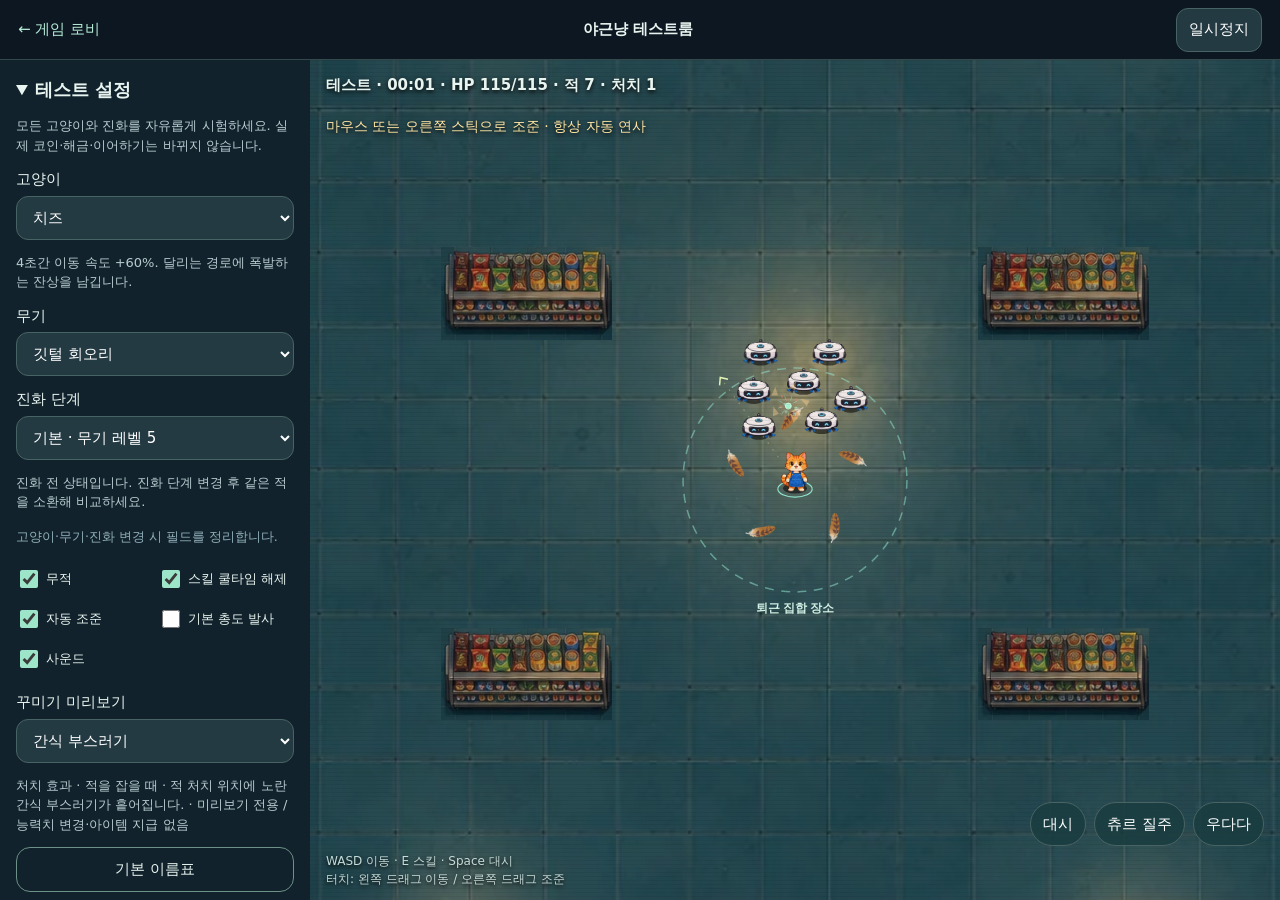
<file: test-room.html>
<!doctype html><html lang="ko"><head><meta charset="UTF-8"><meta name="viewport" content="width=device-width,initial-scale=1,viewport-fit=cover"><title>야근냥 테스트룸</title><link rel="stylesheet" href="./test-room.css?v=4"></head><body>
<header><a href="./index.html">← 게임 로비</a><strong>야근냥 테스트룸</strong><button id="pause">일시정지</button></header>
<main><details open id="controls"><summary>테스트 설정</summary><p>모든 고양이와 진화를 자유롭게 시험하세요. 실제 코인·해금·이어하기는 바뀌지 않습니다.</p>
<label>고양이<select id="cat"></select></label><p id="skill-info"></p>
<label>무기<select id="weapon"></select></label><label>진화 단계<select id="stage"><option value="0">기본 · 무기 레벨 5</option><option value="1">1차 진화</option><option value="2">최종 진화</option></select></label><p id="weapon-info"></p><small>고양이·무기·진화 변경 시 필드를 정리합니다.</small>
<div class="checks"><label><input id="god" type="checkbox" checked> 무적</label><label><input id="cooldown" type="checkbox" checked> 스킬 쿨타임 해제</label><label><input id="auto" type="checkbox" checked> 자동 조준</label><label><input id="primary" type="checkbox"> 기본 총도 발사</label><label><input id="sound" type="checkbox" checked> 사운드</label></div>
<label>꾸미기 미리보기<select id="cosmetic-preview"></select></label><p id="cosmetic-info"></p><div id="preview-badge">이름표 미리보기</div><button id="preview-effect">장착한 처치 효과 바로 보기</button><label>시너지 프리셋<select id="synergy"><option value="">직접 설정</option><option value="web">거미줄 + 번개</option><option value="fire">화염 + 참치캔</option><option value="drone">깃털 + 레이저</option><option value="ice">냉기 + 치명타</option></select></label><label>적 종류<select id="enemy"><option value="stalker">일반 적</option><option value="brute">덩치 큰 적</option><option value="sniper">사격형 적</option><option value="jammer">보호막 적</option><option value="sentinel">중간 보스</option><option value="final">최종 보스</option></select></label>
<div class="buttons"><button id="spawn-one">1마리 소환</button><button id="spawn-many">20마리 소환</button></div>
<label>시간 이동<select id="time"><option value="0">00:00 · 시작</option><option value="300">05:00 · 돌돌이</option><option value="600">10:00 · 프로스티</option><option value="840">14:00 · 오버클린</option></select></label>
<button id="ending-preview">엔딩 미리보기</button><div class="buttons"><button id="clear">화면 정리</button><button id="heal">체력 회복</button></div></details>
<section class="field" aria-label="테스트 전투"><canvas id="world" aria-label="테스트 게임 화면" tabindex="0"></canvas><output id="stats"></output><p id="notice" role="status"></p><div class="actions"><button id="dash">대시</button><button id="skill">전용 스킬</button><button id="rush">우다다</button></div><p class="hint">WASD 이동 · E 스킬 · Space 대시<br>터치: 왼쪽 드래그 이동 / 오른쪽 드래그 조준</p></section></main><dialog id="ending-dialog" class="modal"><div id="ending-content"></div><button id="ending-close">미리보기 닫기</button></dialog><script type="module" src="./test-room.js?v=13"></script></body></html>
</file>
<file: style.css>
@import url('https://fonts.googleapis.com/css2?family=Barlow+Condensed:wght@600;700;800;900&family=IBM+Plex+Mono:wght@400;500;600&family=Noto+Sans+KR:wght@400;500;600;700;800&display=swap');
:root{color-scheme:dark;--bg:#0a1115;--panel:#111a1e;--line:#2b373a;--text:#ecede7;--muted:#97a7a9;--accent:#ff875e;--mint:#b3e4d9;--mono:'IBM Plex Mono',monospace;--display:'Barlow Condensed',Impact,'Arial Narrow',sans-serif;--body:'Noto Sans KR',system-ui,sans-serif}
*{box-sizing:border-box}html,body{margin:0;width:100%;height:100%;overflow:hidden;background:var(--bg);color:var(--text);font:16px var(--body);overscroll-behavior:none}button{font:inherit;color:inherit;cursor:pointer;border:0}button:focus-visible{outline:2px solid var(--mint);outline-offset:5px}button:disabled{cursor:not-allowed;opacity:.4}button,a{-webkit-tap-highlight-color:transparent}button{touch-action:manipulation}button:not(:disabled){transition:background .15s,color .15s,border-color .15s,transform .15s}button:not(:disabled):active{transform:translateY(1px)}.hidden{display:none!important}#world{position:fixed;inset:0;width:100%;height:100%;display:block}.vignette{pointer-events:none;position:fixed;inset:0;box-shadow:inset 0 0 160px 50px #02080a66}.topbar{position:absolute;top:0;left:0;right:0;height:86px;padding:0 4.3%;display:flex;align-items:center;justify-content:space-between;z-index:20;pointer-events:none}.topbar button{pointer-events:auto}.wordmark{background:none;display:flex;align-items:center;gap:7px;font:800 26px var(--display);letter-spacing:-1px}.brand-signal{color:var(--accent);font-size:22px;transform:rotate(-22deg);margin:0 -5px}.edition{font:400 12px var(--mono);letter-spacing:1.5px;margin-left:18px;color:#c3cbca}.top-actions{display:flex;gap:12px}.icon-button{height:36px;min-width:36px;background:#0a111588;border:1px solid #41505477;font:18px var(--mono)}.icon-button span{font-size:12px;color:var(--muted);padding-right:4px}.icon-button:hover{background:#233237}.menu-screen{position:absolute;inset:0;background:linear-gradient(90deg,#0a1115 0%,#0a1115f7 27%,#0a111594 55%,#0a11150a 100%);display:flex;align-items:center;padding:95px 7% 80px;gap:60px;overflow:auto}.menu-primary{width:560px;max-width:55%;z-index:2}.eyebrow{font:12px var(--mono);letter-spacing:2px;color:var(--accent);display:flex;align-items:center;gap:12px}.signal-bars{display:inline-flex;align-items:end;gap:3px;height:14px}.signal-bars i{width:3px;background:var(--accent)}.signal-bars i:nth-child(1){height:4px}.signal-bars i:nth-child(2){height:7px}.signal-bars i:nth-child(3){height:11px}.signal-bars i:nth-child(4){height:14px;opacity:.35}.blink{animation:blink 1.4s steps(2,start) infinite}@keyframes blink{to{opacity:0}}h1{font:800 clamp(88px,10.5vw,158px)/.82 var(--display);letter-spacing:-.025em;margin:24px 0 24px}h1>span{color:var(--accent)}.title-period{color:var(--text)}.menu-story{display:flex;gap:15px;margin:0 0 30px}.line-mark{display:block;width:27px;height:1px;background:var(--accent);margin-top:13px}.menu-story p{margin:0;color:#a7b1b0;line-height:1.8;font-size:15px}.loadout-label{display:flex;justify-content:space-between;font-size:12px;color:var(--muted);margin-bottom:12px;letter-spacing:1px}.loadout-label>span:last-child{font-family:var(--mono);font-size:12px;color:#6d8284}.class-picker{display:grid;grid-template-columns:repeat(3,1fr);gap:8px}.class-card{background:#101b20b8;text-align:left;border:1px solid #344145;padding:13px 14px;display:flex;flex-direction:column;gap:6px;position:relative;min-height:82px}.class-card:hover{background:#1c2c31;border-color:#80918f}.class-card.selected{border-color:var(--accent);background:#36271f9c}.class-card.selected:after{content:'';height:4px;width:4px;position:absolute;right:9px;top:9px;background:var(--accent)}.class-card strong{font-size:14px;font-weight:500}.class-card>span{font:12px var(--mono);color:var(--muted);display:flex;gap:7px;align-items:center}.class-symbol{font-size:19px;color:var(--mint)}.class-card.selected .class-symbol{color:var(--accent)}.class-description{color:var(--muted);font-size:12px;height:20px;margin:12px 0 22px;line-height:1.7}.start-row{display:flex;gap:10px}.primary-button{background:var(--accent);color:#171b1c;padding:19px 24px;min-height:61px;display:flex;align-items:center;justify-content:space-between;gap:24px;font-weight:700;font-size:17px;width:100%}.primary-button:hover{background:#ffa381}.button-arrow{font-size:28px;font-weight:400;line-height:1}.secondary-button{background:#1c2b30;border:1px solid #486063;white-space:nowrap;padding:14px 18px;font-size:14px}.secondary-button:hover{background:#2b4245}.menu-links{display:flex;align-items:center;gap:20px;margin-top:23px;white-space:nowrap}.menu-links button{background:none;padding:0;font-size:13px;color:#b1bcbb}.menu-links button:hover{color:var(--text)}.menu-links button span{margin-left:6px;color:var(--accent);font:12px var(--mono)}#credits-badge{background:#402d24;padding:3px 7px}.divider{height:12px;width:1px;background:#3b4648}.mission-panel{margin-left:auto;align-self:center;width:270px;flex-shrink:0;position:relative;margin-top:95px}.corner-box{background:linear-gradient(120deg,#142126d9,#13202588);border:1px solid #6377794d;padding:24px;position:relative;backdrop-filter:blur(6px)}.corner-box:before,.corner-box:after{content:'';position:absolute;width:8px;height:8px;border:2px solid var(--mint)}.corner-box:before{top:-1px;left:-1px;border-right:0;border-bottom:0}.corner-box:after{right:-1px;bottom:-1px;border-left:0;border-top:0}.dim{color:#9aaeb0;font-size:12px;letter-spacing:1.5px}.mission-time{font:600 72px/1.1 var(--display);letter-spacing:1px;margin-top:15px}.mission-time span{color:var(--accent)}.corner-box>p{font-size:14px;color:#b4c2c0;margin:6px 0 0}.mission-divider{height:1px;background:#3b4c50;margin:23px 0}.mission-item{display:flex;align-items:center;gap:12px;margin:16px 0;font-size:12px;color:#b5c2c0}.mission-item b{font:12px var(--mono);color:#6d9290}.mission-bottom{font:12px var(--mono);letter-spacing:1px;color:#829a9b;border-top:1px solid #3b4c50;margin-top:24px;padding-top:20px;display:flex;align-items:center;gap:9px}.status-dot{width:5px;height:5px;border-radius:50%;background:var(--accent);display:inline-block}.arena-label{display:flex;gap:16px;align-items:center;margin:34px 8px;color:#a8bebb;font-size:13px}.cross{font:300 34px var(--mono);color:var(--accent)}.arena-label b{font:16px var(--mono);color:#e3e5de;margin-left:6px}.arena-label small{display:block;font:12px var(--mono);color:#72918e;letter-spacing:1px;margin-top:7px}.menu-footer{position:absolute;left:4.3%;right:4.3%;bottom:27px;display:flex;justify-content:space-between;gap:20px;font:12px var(--mono);color:#7c9091;letter-spacing:1px}.menu-footer b{font-weight:400;color:var(--accent);margin-left:8px}
.hud{pointer-events:none;position:absolute;inset:0}.hud button{pointer-events:auto}.playing .topbar{height:68px;justify-content:flex-end;padding:0 25px}.playing .wordmark{display:none}.playing .top-actions{gap:8px}.xp-track{position:absolute;left:0;top:0;right:0;height:3px;background:#253b3c}.xp-track div{height:100%;background:var(--mint);box-shadow:0 0 10px #a9ebdb;transition:width .15s}.player-hud{position:absolute;top:26px;left:28px;width:220px}.hud-label{display:flex;align-items:center;justify-content:space-between;margin-bottom:10px;font-size:13px}.hud-label b{font:13px var(--mono);color:var(--mint)}.health-track{height:9px;background:#301f21;border:1px solid #75504a66}.health-track div{height:100%;background:var(--accent);transition:width .1s}.health-numbers{display:flex;justify-content:space-between;color:#a8b3b2;font:12px var(--mono);margin-top:8px}.health-numbers span:last-child{font:12px var(--body);color:#7e9393}.objective{font-size:12px;line-height:1.9;color:#b1c5c0;margin-top:22px;max-width:240px}.objective b{color:var(--mint);font-weight:500}.objective small{font-size:12px;color:#7b9290;display:block}.timer-hud{position:absolute;top:24px;left:50%;transform:translateX(-50%);text-align:center}.timer-hud>span:first-child{display:block;font:12px var(--body);color:#a7bab6;letter-spacing:2px;margin-bottom:4px}.timer-hud strong{font:500 36px var(--mono);letter-spacing:-2px}.timer-target{font:12px var(--mono);color:#7a9393;display:block;margin-top:2px}.stats-hud{position:absolute;right:28px;top:82px;font-size:12px;color:var(--muted);width:145px}.stats-hud>div{display:flex;justify-content:space-between;margin:9px 0}.stats-hud b{font:500 15px var(--mono);color:var(--text)}#minimap{width:145px;height:145px;border:1px solid #4e6d7055;background:#07111577;margin-top:12px}.weapon-dock{position:absolute;bottom:24px;left:50%;transform:translateX(-50%);display:flex;gap:6px;align-items:end}.weapon-chip{display:flex;flex-direction:column;align-items:center;justify-content:center;border:1px solid #5a747266;width:53px;height:62px;background:#0b171ddd;gap:5px}.weapon-chip .weapon-icon{font:23px var(--mono);color:var(--mint)}.weapon-chip small{font:12px var(--mono);color:#93ada8}.game-hint{position:absolute;bottom:27px;left:28px;color:#809997;font-size:12px;display:flex;gap:9px;align-items:center}.game-hint span{color:#425d5d}kbd{font:12px var(--mono);border:1px solid #5a717066;padding:3px 5px;color:#c2d2ce;background:#0c171b77;border-radius:2px}.ability-dock{position:absolute;bottom:24px;right:28px;display:flex;gap:9px}.ability{width:108px;height:63px;background:#132429cf;border:1px solid #5b77766b;position:relative;overflow:hidden;display:flex;align-items:center;justify-content:center;flex-direction:column;gap:9px}.ability>span{font-size:12px;color:#aec5bf}.ability kbd{font-size:12px;margin-right:3px}.ability b{font:12px var(--mono);color:var(--mint)}.ability i{position:absolute;bottom:0;left:0;height:2px;background:var(--mint)}.ability.pulse{border-color:#ff875e66}.ability.pulse b{color:var(--accent)}.ability.pulse i{background:var(--accent)}.ability:hover{background:#28433f}.boss-hud{position:absolute;top:124px;left:50%;transform:translateX(-50%);width:min(420px,40%)}.boss-hud>div:first-child{display:flex;justify-content:space-between;font-size:12px;margin-bottom:8px;color:#ff9980}.boss-track{height:5px;background:#542426}.boss-track div{height:100%;background:#f57263}.relay-progress{position:absolute;bottom:118px;left:50%;transform:translateX(-50%);text-align:center;width:290px}.relay-progress>span{font-size:12px;color:var(--mint)}.relay-progress>div{background:#344b4b;height:4px;margin-top:11px}.relay-progress i{height:100%;display:block;background:var(--mint)}.toast{position:absolute;top:26%;left:50%;transform:translateX(-50%);background:#0d1c20ee;border:1px solid #6c959166;padding:14px 25px;text-align:center;font-size:14px;color:var(--mint);max-width:85%;animation:toast-in .25s ease-out;box-shadow:0 10px 50px #0004}.toast.warning{border-color:#ff875e66;color:var(--accent)}@keyframes toast-in{from{opacity:0;translate:0 8px}to{opacity:1;translate:0 0}}
.overlay{position:fixed;inset:0;z-index:50;background:#050c10c9;backdrop-filter:blur(10px);display:flex;align-items:center;justify-content:center;padding:24px;overflow:auto}.modal{width:740px;max-width:100%;max-height:calc(100dvh - 48px);overflow:auto;background:#111b20;border:1px solid #485d5e;padding:36px;position:relative;box-shadow:0 40px 140px #0008}.modal:focus{outline:none}.modal .eyebrow{margin-bottom:16px;letter-spacing:2px}.modal h2{font:600 31px/1.3 var(--body);margin:0 0 12px;letter-spacing:-1px}.modal h2.display-heading{font:700 76px/.95 var(--display);letter-spacing:0}.modal-intro{font-size:14px;color:var(--muted);margin:0 0 26px;line-height:1.8}.modal-close{position:absolute;right:21px;top:19px;background:none;color:var(--muted);font:25px var(--mono);padding:4px}.modal-close:hover{color:var(--text)}.choice-grid{display:grid;grid-template-columns:repeat(3,1fr);gap:12px;margin-top:26px}.upgrade-card{background:#14252b;border:1px solid #405553;text-align:left;padding:21px 18px;min-height:245px;display:flex;flex-direction:column;position:relative}.upgrade-card:hover{background:#203a3f;border-color:var(--mint);transform:translateY(-4px)}.upgrade-card.evolution{background:#332820;border-color:#af784f}.upgrade-card.evolution:hover{background:#483526;border-color:var(--accent)}.upgrade-card .rarity{font:12px var(--mono);letter-spacing:1px;color:#89afa5;display:flex;justify-content:space-between}.evolution .rarity{color:var(--accent)}.upgrade-card .big-icon{font:40px var(--mono);color:var(--mint);margin:22px 0}.evolution .big-icon{color:var(--accent)}.upgrade-card strong{font-size:16px;line-height:1.5;font-weight:600}.upgrade-card p{font-size:12px;color:#b5c5bf;line-height:1.8;margin:11px 0 18px}.upgrade-card .upgrade-bottom{font:12px var(--mono);color:#7e9b94;margin-top:auto;display:flex;justify-content:space-between}.modal-bottom{display:flex;gap:12px;align-items:center;margin-top:26px}.modal-bottom .primary-button{font-size:15px;min-height:50px;padding:14px 21px}.modal-bottom .secondary-button{min-height:50px;flex:1}.quiet-button{background:none;color:var(--muted);font-size:13px;padding:12px 0}.quiet-button:hover{color:var(--text)}.upgrade-note{font-size:12px;color:#839a96;margin:16px 0 0}.pause-grid{display:grid;grid-template-columns:repeat(3,1fr);gap:1px;background:var(--line);border:1px solid var(--line);margin:25px 0}.pause-stat{background:#111b20;padding:20px;text-align:center}.pause-stat b{display:block;font:500 24px var(--mono);margin-bottom:7px}.pause-stat span{font-size:12px;color:var(--muted)}.settings-row{display:flex;align-items:center;gap:14px;padding:14px 0;border-bottom:1px solid #304144;font-size:13px}.settings-row label{flex:1}.settings-row input{accent-color:var(--accent);cursor:pointer}.settings-row input[type=range]{width:130px}.run-loadout{display:flex;gap:7px;flex-wrap:wrap;margin:20px 0}.run-loadout>span{background:#203138;padding:7px 10px;font-size:12px;color:#b3d2c8}.base-grid{display:grid;grid-template-columns:repeat(2,1fr);gap:12px}.base-card{border:1px solid #374b4b;background:#152329;padding:19px}.base-card-head{display:flex;justify-content:space-between;align-items:center}.base-card h3{margin:0;font-size:16px;font-weight:500}.base-card-head>span{color:var(--accent);font:12px var(--mono)}.base-card p{color:#a6bbb4;font-size:13px;line-height:1.8;margin:10px 0 18px}.base-card button{padding:10px;width:100%;background:#2b403f;border:1px solid #4d6961;font-size:13px;color:var(--mint)}.base-card button:hover{background:#3b5751}.guide-grid{display:grid;grid-template-columns:1fr 1fr;gap:24px}.guide-grid h3{font-size:15px;color:var(--mint);font-weight:500;margin:6px 0 13px}.guide-grid p{font-size:13px;color:#adbdb6;line-height:1.95;margin:0 0 12px}.controls-table{width:100%;font-size:13px;border-collapse:collapse}.controls-table td{border-bottom:1px solid #30403f;padding:10px 0}.controls-table td:last-child{text-align:right;color:#bdccc6}.controls-table kbd{font-size:12px}.guide-tip{border-left:2px solid var(--accent);padding-left:15px;color:#b9c8bd;font-size:13px;line-height:1.9;margin-top:26px}.record-list{display:flex;flex-direction:column;gap:8px}.record-row{display:grid;grid-template-columns:1.1fr 1fr 1fr 1fr;gap:10px;font-size:12px;color:#a5bdb5;background:#17282d;padding:16px}.record-row b{color:var(--text);font-weight:400}.result-label{color:var(--accent);margin-top:25px;font-size:14px}.result-credit{display:flex;justify-content:space-between;padding:19px 0;border-top:1px solid #3a4e4a;border-bottom:1px solid #3a4e4a;font-size:14px}.result-credit strong{color:var(--accent);font:500 23px var(--mono)}.unlock-message{color:var(--mint);font-size:13px;line-height:1.9}.save-notice{position:fixed;bottom:8px;left:50%;transform:translateX(-50%);background:#6b3f28;color:#fff;padding:10px 15px;z-index:90;font-size:12px;max-width:90%;text-align:center}.touch-zone{display:none}
@media(min-width:1700px){.menu-screen{padding-left:10%;padding-right:10%}.menu-primary{width:600px}h1{font-size:176px}.mission-panel{width:300px}.mission-item{font-size:14px}}
@media(max-height:800px) and (min-width:801px){.menu-screen{padding-top:84px;padding-bottom:64px}.menu-primary{width:480px}h1{font-size:min(10vw,110px);margin:19px 0}.menu-story{margin-bottom:20px}.menu-story p{font-size:13px}.class-card{min-height:69px;padding:10px 13px}.class-description{margin:8px 0 16px}.primary-button{min-height:55px;padding:14px 22px}.menu-links{margin-top:17px}.mission-panel{margin-top:55px}.corner-box{padding:22px}.menu-footer{bottom:19px}}
@media(max-width:1100px){.menu-screen{padding-left:6%;padding-right:6%;gap:30px}.menu-primary{max-width:65%;width:480px}.mission-panel{width:230px}.corner-box{padding:20px}.mission-item{font-size:12px;gap:9px}.menu-links{gap:13px}.game-hint{display:none}.weapon-dock{left:28px;transform:none}.ability-dock{right:22px}.class-card{padding:11px}.class-description{font-size:12px}.boss-hud{width:35%}}
@media(max-width:800px){.topbar{padding:0 6%;height:72px}.edition{font-size:12px;letter-spacing:1px;margin-left:10px}.menu-screen{padding:97px 7% 80px;background:linear-gradient(90deg,#0a1115f5,#0a1115ad);align-items:center;justify-content:center}.menu-primary{max-width:100%;width:450px}.mission-panel{display:none}h1{font-size:clamp(104px,20vw,145px);margin-top:24px}.menu-footer span:first-child{display:none}.menu-footer{font-size:12px;left:7%;right:7%;letter-spacing:.5px}.eyebrow{font-size:12px;letter-spacing:1.5px}.menu-story{margin-bottom:24px}.menu-story p{font-size:14px}.class-description{font-size:12px;min-height:34px;margin-bottom:13px}.menu-links{justify-content:space-between;gap:11px}.class-card{min-height:80px}.class-card strong{font-size:14px}.class-card>span{font-size:12px}.playing .topbar{padding-right:15px;height:58px}.playing .top-actions{gap:5px}.playing .icon-button{min-width:30px;height:30px;font-size:15px}.playing .icon-button span{display:none}.player-hud{left:16px;top:22px;width:148px}.hud-label{font-size:12px;margin-bottom:6px}.hud-label b{font-size:12px}.health-track{height:7px}.health-numbers{font-size:12px}.health-numbers span:last-child{display:none}.timer-hud{top:17px}.timer-hud strong{font-size:29px}.timer-hud>span:first-child{font-size:12px;letter-spacing:0}.timer-target{font-size:12px}.stats-hud{right:16px;top:60px;width:97px;font-size:12px}.stats-hud b{font-size:12px}#minimap{width:97px;height:97px;margin-top:8px}.objective{margin-top:21px;font-size:12px;line-height:1.7;max-width:148px}.objective small{font-size:12px}.weapon-dock{bottom:16px;left:50%;transform:translateX(-50%);gap:4px}.weapon-chip{width:38px;height:46px}.weapon-chip .weapon-icon{font-size:19px}.weapon-chip small{font-size:12px}.ability-dock{bottom:85px;right:18px;flex-direction:column;gap:8px}.ability{width:78px;height:65px;border-radius:4px;gap:8px}.ability>span{font-size:12px}.ability kbd{display:none}.ability b{font-size:12px}.relay-progress{bottom:82px;width:235px}.relay-progress>span{font-size:12px}.boss-hud{top:196px;width:65%;max-width:320px}.toast{top:32%;font-size:12px;padding:12px 16px}.modal{padding:29px 23px;max-height:calc(100dvh - 28px)}.overlay{padding:14px}.modal h2{font-size:26px}.choice-grid{gap:8px}.upgrade-card{padding:15px 11px;min-height:230px}.upgrade-card strong{font-size:14px}.upgrade-card p{font-size:12px}.upgrade-card .rarity{font-size:12px}.upgrade-card .big-icon{font-size:32px}.upgrade-card .upgrade-bottom{font-size:12px}.modal-intro{font-size:13px;margin-bottom:18px}.modal-bottom .secondary-button{padding:12px;font-size:12px}.base-grid{gap:9px}.base-card{padding:14px}.base-card h3{font-size:14px}.base-card p{font-size:12px}.base-card-head>span{font-size:12px}.guide-grid{gap:18px}.guide-grid p{font-size:12px}.pause-stat{padding:16px 8px}.pause-stat b{font-size:19px}.pause-stat span{font-size:12px}.touch-zone{display:block;position:absolute;left:0;bottom:60px;width:48%;height:35%;pointer-events:auto;touch-action:none;user-select:none}.touch-zone>span{position:absolute;bottom:45px;left:25px;color:#648681;font:12px var(--mono);letter-spacing:1px}#stick-base{width:105px;height:105px;border-radius:50%;border:1px solid #80b6ac55;background:#2d625c14;position:absolute;left:28px;bottom:68px;display:flex;justify-content:center;align-items:center}#stick-knob{width:42px;height:42px;border:1px solid #99ccbc99;background:#639d8f30;border-radius:50%}}
@media(pointer:coarse){.touch-zone{display:block;position:absolute;left:0;bottom:58px;width:45%;height:38%;pointer-events:auto;touch-action:none}.game-hint{display:none}#stick-base{width:100px;height:100px;border-radius:50%;border:1px solid #80b6ac55;background:#2d625c14;position:absolute;left:28px;bottom:42px;display:flex;justify-content:center;align-items:center}#stick-knob{width:40px;height:40px;border:1px solid #99ccbc99;background:#639d8f30;border-radius:50%}.touch-zone>span{position:absolute;bottom:20px;left:26px;color:#648681;font:12px var(--mono);letter-spacing:1px}}
@media(max-width:480px){.choice-grid{grid-template-columns:1fr;gap:9px;margin-top:18px}.upgrade-card{min-height:112px;padding:13px 14px 13px 66px}.upgrade-card .big-icon{position:absolute;left:17px;top:35px;margin:0;font-size:28px}.upgrade-card .rarity{margin-bottom:6px}.upgrade-card strong{font-size:14px}.upgrade-card p{margin:5px 0 8px;font-size:12px}.upgrade-card .upgrade-bottom{font-size:12px}.guide-grid{grid-template-columns:1fr;gap:10px}.modal h2.display-heading{font-size:63px}.modal-bottom{gap:8px;flex-wrap:wrap}.modal-bottom .primary-button{flex:1;min-width:140px}.modal .eyebrow{font-size:12px}.result-credit{font-size:12px}.record-row{font-size:12px;padding:14px 10px;gap:6px}.class-picker{gap:6px}.class-card strong{font-size:13px}.menu-primary{width:100%}.menu-story{margin-bottom:19px}h1{font-size:112px}.menu-footer{bottom:18px}.menu-links button{font-size:12px}.primary-button{min-height:57px;font-size:16px}.secondary-button{font-size:12px;padding:12px}.settings-row{font-size:12px}.settings-row input[type=range]{width:100px}}
@media(max-height:650px){.menu-screen{align-items:flex-start}.menu-footer{position:fixed;background:#0a1115c9;padding:8px;bottom:0}.playing .objective{margin-top:12px}.boss-hud{top:105px}.modal{padding-top:25px}.modal h2{font-size:25px}}
@media(prefers-reduced-motion:reduce){*,*:before,*:after{animation-duration:.01ms!important;transition-duration:.01ms!important}.blink{animation:none}}

@media(max-width:480px){.menu-footer>span:nth-child(2){font-size:12px;letter-spacing:-.6px}.menu-footer>span:last-child{white-space:nowrap;letter-spacing:-.8px}.menu-footer{gap:8px}.loadout-label{letter-spacing:0}.class-card>span{font-size:12px;letter-spacing:-.4px}.class-card{padding:11px 8px}.class-description{height:auto;min-height:40px}.menu-links{gap:8px}.menu-links button{font-size:12px}.health-numbers{font-size:12px}.weapon-chip small{font-size:12px}.ability{width:84px}.ability>span{font-size:12px}}
</file>
<file: aim.css>
.aim-zone{display:none}
.aim-reticle{position:fixed;width:26px;height:26px;border:1px solid #e3f5aacc;border-radius:50%;transform:translate(-50%,-50%);pointer-events:none;z-index:22;box-shadow:0 0 0 1px #101a08bb,0 0 15px #ccec6333}
.aim-reticle:before,.aim-reticle:after{content:'';position:absolute;background:#ebfbd0;box-shadow:0 0 2px #15210f}
.aim-reticle:before{left:11px;top:-5px;width:2px;height:7px;box-shadow:0 27px #ebfbd0}
.aim-reticle:after{left:-5px;top:11px;width:7px;height:2px;box-shadow:27px 0 #ebfbd0}
.aim-reticle i{position:absolute;left:11px;top:11px;width:2px;height:2px;background:#f4ffd8}
.playing.pointer-aim #world{cursor:none}.ability-dock{z-index:3}
@media(max-width:800px),(pointer:coarse){
  .touch-zone,.aim-zone{display:block;position:absolute;bottom:220px;width:48%;height:30%;pointer-events:auto;touch-action:none;user-select:none;z-index:1}
  .touch-zone{left:0}.aim-zone{right:0}
  #stick-base,#aim-stick-base{position:absolute;width:100px;height:100px;bottom:28px;display:flex;align-items:center;justify-content:center;border:1px solid #c6dd8270;border-radius:50%;background:#8da34d0d}
  #stick-base{left:28px}#aim-stick-base{left:calc(100% - 128px);border-color:#f1ca9699;background:#cb986414}
  #stick-knob,#aim-stick-knob{width:40px;height:40px;flex-shrink:0;border-radius:50%;border:1px solid #d8eb9899;background:#b3d15b26}
  #aim-stick-knob{border-color:#f1cb9caa;background:#d1a06838}
  .touch-zone>span,.aim-zone>span{position:absolute;bottom:0;left:28px;font:12px var(--mono);color:#cad6af;letter-spacing:.3px;pointer-events:none}
  .aim-zone>span{left:auto;right:28px;color:#ecd0a8}
  .aim-zone.active #aim-stick-base{box-shadow:0 0 24px #f2b47816}
  .ability-dock{left:50%;right:auto;bottom:145px;transform:translateX(-50%);flex-direction:row;width:min(320px,calc(100% - 32px));gap:8px}
  .ability{flex:1;min-width:0;width:auto;height:54px}.ability kbd{display:none}
  .relay-progress{top:278px;bottom:auto;width:210px;left:50%;transform:translateX(-50%)}
  .signal-hud{bottom:72px;left:16px;right:16px;transform:none;width:auto}
  .game-hint{display:none}
}
@media(max-height:500px) and (min-width:600px){
  .touch-zone,.aim-zone{bottom:95px;height:45%;width:35%}
  #stick-base,#aim-stick-base{bottom:24px}.touch-zone>span,.aim-zone>span{bottom:0}
  .ability-dock{bottom:15px;left:auto;right:16px;transform:none;width:265px}.ability{height:53px}
  .signal-hud{bottom:80px;left:auto;right:16px;width:225px;transform:none}
  .relay-progress{top:145px;bottom:auto;width:180px}
}
</file>
<file: cat-theme.css>
:root{color-scheme:light;--bg:#f8f4e9;--panel:#fffdf8;--line:#d9d9dd;--text:#243256;--muted:#69738a;--accent:#db5523;--mint:#3157bb;--mono:ui-monospace,SFMono-Regular,Consolas,monospace;--display:'Noto Sans KR',system-ui,sans-serif;--body:'Noto Sans KR',system-ui,sans-serif}
html,body{background:var(--bg);color:var(--text)}body:not(.playing){overflow:auto}button{border-radius:14px}button:focus-visible{outline:3px solid #3157bb;outline-offset:4px}button:not(:disabled):active{transform:translateY(3px)}button:disabled{opacity:.55}#world{visibility:hidden}.playing #world{visibility:visible}.vignette{display:none}.topbar{position:relative;height:84px;padding:0 4%;background:#fffdf8;border-bottom:1px solid #e1ded7}.wordmark{font:900 24px var(--body);letter-spacing:-1px;gap:10px}.wordmark>span:first-child{background:#ffe0a6;padding:6px 10px;border-radius:14px}.edition{color:var(--muted);font:500 14px var(--body);margin-left:7px;letter-spacing:0}.icon-button{border:1px solid #d8dcea;background:white;min-width:40px;height:40px;color:#3157bb;font-size:20px}.icon-button span{color:#526281;font-size:12px}.icon-button:hover{background:#e9eefc}.top-actions{gap:8px}
.menu-screen{position:relative;inset:auto;display:grid;grid-template-columns:minmax(0,1.15fr) minmax(390px,.85fr);gap:0;padding:0;min-height:calc(100dvh - 84px);background:var(--bg);overflow:visible;align-items:stretch}.store-stage{position:relative;min-height:690px;background:#2b4594;overflow:hidden;display:flex;flex-direction:column;isolation:isolate}.store-heading{position:relative;padding:42px 7% 18px;z-index:2;color:#fff7e6;background:linear-gradient(#283f8f 60%,transparent)}.night-label{display:inline-block;background:#ffda7f;color:#573b24;padding:7px 13px;border-radius:30px;font-size:14px;font-weight:700;transform:rotate(-2deg)}h1{font:900 clamp(48px,5.5vw,82px)/1.2 var(--body);letter-spacing:-4px;margin:18px 0 12px;text-shadow:none}h1>span{display:block;font-size:clamp(19px,2vw,28px);color:#ffe5a2;letter-spacing:-1px;margin-top:6px}.store-heading p{font-size:16px;line-height:1.7;color:#edf0ff;margin:12px 0 0}.store-art{position:relative;width:100%;height:auto;aspect-ratio:3/2;object-fit:cover;display:block;margin-top:-42px;flex:1;min-height:300px;max-height:620px;mask-image:linear-gradient(transparent,#000 13%);z-index:1}.shift-ticket{z-index:3;position:relative;margin:-32px 5% 30px;display:flex;align-items:center;gap:14px;background:#fff8e9;border:2px solid #233d82;border-radius:20px;padding:19px 20px;box-shadow:0 6px 0 #182c6380}.ticket-icon{font-size:30px;color:#da5728}.shift-ticket>div{flex:1}.shift-ticket strong{display:block;font-size:16px;margin-bottom:5px}.shift-ticket div>span{font-size:14px;line-height:1.65;display:block;color:#626981}.shift-ticket>b{font-size:28px;white-space:nowrap;border-left:1px dashed #c5c9d2;padding-left:16px}.shift-ticket>b>span{font-size:12px;display:block;font-weight:500;margin-top:3px;color:#7b8190}
.menu-primary{align-self:center;max-width:none;width:100%;padding:40px clamp(22px,3.2vw,52px);z-index:3}.menu-primary:before,.menu-primary:after{display:none}.crew-heading{display:flex;align-items:center;justify-content:space-between;gap:12px}.eyebrow{font:800 14px var(--body);letter-spacing:0;color:#b44b29}.crew-badge{font-size:12px;color:#60708b;border:1px solid #d8dce5;border-radius:20px;padding:5px 10px}.menu-primary h2{font-size:clamp(25px,2.6vw,34px);letter-spacing:-1.5px;line-height:1.4;margin:13px 0 7px}.crew-intro{font-size:16px;color:#6a7180;margin:0 0 25px}.class-picker{gap:10px;grid-template-columns:repeat(3,minmax(0,1fr))}.class-card{position:relative;min-width:0;display:flex;align-items:center;text-align:center;padding:9px 6px 16px;border:2px solid #d9dfed;border-radius:20px;background:#fff;clip-path:none;min-height:188px;gap:4px;box-shadow:0 4px 0 #e1e4ea}.class-card:hover{background:#f0f4ff;border-color:#718bcc;transform:translateY(-3px)}.class-card.selected{border-color:#2e58b9;background:#eaf0ff;box-shadow:0 4px 0 #2e58b9}.class-card.selected:after{display:none}.class-card>span{display:block;font-family:var(--body);color:#65708a}.class-card strong{font-size:18px;color:#243256;font-weight:800}.class-card .cat-role{font-size:12px;line-height:1.5}.cat-portrait{width:100%;height:112px;background-image:none;background-size:300% 200%;background-repeat:no-repeat}.cat-runner{background-position:0 0}.cat-engineer{background-position:50% 0}.cat-warden{background-position:100% 0}.class-card .selection-mark{position:absolute;top:7px;right:7px;width:22px;height:22px;border-radius:50%;font-weight:800;font-size:14px;color:white;background:transparent;line-height:22px}.class-card.selected .selection-mark{background:#3157bb}.class-description{height:auto;min-height:78px;margin:22px 0 20px;background:#fff;border:1px solid #e0ddd5;border-radius:16px;padding:14px 16px;font-size:14px;line-height:1.75;color:#526079;position:relative}.class-description:before{content:'';width:10px;height:10px;position:absolute;top:-6px;left:24px;transform:rotate(45deg);border-left:1px solid #e0ddd5;border-top:1px solid #e0ddd5;background:white}.start-row{flex-direction:column;gap:12px}.primary-button{background:#e96532;border:2px solid #bb4725;color:white;box-shadow:0 5px 0 #b94424;clip-path:none;border-radius:17px;min-height:63px;padding:16px 22px;font-size:18px;font-weight:800}.primary-button:hover{background:#f27540}.secondary-button{border:1px solid #c9d3e7;background:#eaf0fe;color:#2c4e9e;border-radius:14px;font-size:14px}.secondary-button:hover{background:#dce6ff}.control-summary{font-size:12px;text-align:center;color:#69738a;line-height:1.8;margin:17px 0 24px}kbd{background:#fff;border:1px solid #cdd4e3;border-bottom-width:2px;color:#536582;border-radius:5px;font:12px var(--mono)}.menu-links{display:grid;grid-template-columns:repeat(3,minmax(0,1fr));gap:8px;white-space:normal;margin:0;padding-top:22px;border-top:1px dashed #ced2dc}.menu-links button{background:transparent;display:flex;flex-direction:column;align-items:center;border-radius:14px;padding:8px 2px;gap:8px;color:#344365}.menu-links button:hover{background:#e9eefa;color:#2b4f9b}.menu-links .nav-emoji{font-size:27px;margin:0;color:inherit}.menu-links strong{font-size:14px;white-space:nowrap}.menu-links .nav-detail{font:12px var(--body);margin:0;color:#748098;line-height:1.5}#credits-badge{color:#a34a26;background:none;padding:0}.menu-footer{position:static;background:none;padding:0;margin-top:28px;display:flex;justify-content:space-between;font:12px var(--body);letter-spacing:0;color:#7a8291;gap:12px}.menu-footer>span:first-child{display:block}.menu-footer b{color:#6c7690}.menu-footer>span:last-child{white-space:nowrap}
.playing .topbar{position:absolute;background:transparent;border:0;height:64px;padding:0 22px}.playing .top-actions{gap:6px}.playing .icon-button{box-shadow:0 2px 5px #1b305a12}.hud{text-shadow:none}.player-hud{top:25px;left:24px;width:210px;background:#fffdf6ee;border:1px solid #cad2e0;padding:15px;border-radius:18px;text-shadow:none;box-shadow:0 4px 10px #2c4b6920}.hud-label{font-size:14px;margin-bottom:9px}.hud-label b{font-size:12px;color:#3157bb}.health-track{height:12px;border:0;border-radius:8px;background:#f1d9d1;transform:none;overflow:hidden}.health-track div{background:#ed704c}.health-numbers{color:#596b84;font-size:12px}.health-numbers span:last-child{color:#7c8797}.objective{font-size:14px;line-height:1.65;margin-top:12px;text-shadow:none}.objective b{color:#2b4e98;font-weight:700}.objective small{font-size:12px;color:#6a7890}.timer-hud{top:25px;background:#fffdf5ed;padding:8px 24px;border-radius:18px;border:1px solid #cad2e0;text-shadow:none}.timer-hud strong{font-size:30px;letter-spacing:-1px;color:#284b98}.timer-hud>span:first-child{font-size:12px;letter-spacing:0;color:#687692}.timer-target{color:#8490a3}.stats-hud{top:86px;right:22px;width:115px;background:#fffdf6ee;border:1px solid #cad2e0;border-radius:16px;padding:9px 12px;color:#69738a;text-shadow:none}.stats-hud b{color:#354e7b;font-size:14px}#minimap{width:88px;height:88px;background:#eff2e8;border:1px solid #c4ccd5;border-radius:10px;margin-top:8px}.xp-track{height:5px;background:#d7e0f1}.xp-track div{background:#527acb;box-shadow:none}.weapon-dock{bottom:24px;left:24px;transform:none;gap:7px}.weapon-chip{background:#fffdf6ed;border:1px solid #c2cce0;border-top:3px solid #6280c6;border-radius:13px;width:52px;height:61px}.weapon-chip .weapon-icon{color:#3157bb;font-size:24px}.weapon-chip small{color:#607197;font-size:12px}.weapon-chip.empty{border:1px dashed #8799ba;background:#ffffff80}.weapon-chip.empty .weapon-icon,.weapon-chip.empty small{color:#7e91b1}.game-hint{display:none}.ability-dock{right:24px;bottom:24px;gap:10px;flex-direction:row}.ability{width:103px;height:66px;background:#fffdf6f5;clip-path:none;border-radius:17px;border:2px solid #b5c5e7;box-shadow:0 4px 0 #8d9fc355}.ability>span{color:#41597b;font-size:14px}.ability b{color:#3157bb;font-size:12px}.ability i{height:4px;background:#557ed1}.ability.pulse{border-color:#ecaf98}.ability.pulse b{color:#c05e32}.ability.pulse i{background:#e7794a}.ability.overdrive{border-color:#d0b3da}.ability.overdrive b{color:#9860a7}.ability.overdrive i{background:#b177c2}.ability.charged{background:#ffe3a8;border-color:#e5a04f;animation:ready-bounce 1.2s ease-in-out infinite}.ability:hover{background:#eef3ff}.ability[aria-disabled=true]{opacity:.75}.ability kbd{font-size:12px}.signal-hud{position:absolute;left:50%;bottom:24px;transform:translateX(-50%);width:250px;border:1px solid #cad2e0;background:#fffdf6f2;border-radius:16px;padding:10px 14px}.signal-status,.resonance-label{display:flex;justify-content:space-between;gap:8px;color:#506387;font:12px/1.7 var(--body)}.signal-status b{color:#335bb2}.resonance-track{height:6px;border-radius:5px;background:#e6dcee;margin:5px 0;overflow:hidden}.resonance-track i{display:block;height:100%;background:#a576bd}.resonance-label span:last-child{display:none}.signal-hud.danger{border-color:#e2866a;background:#fff1e7}.danger .signal-status{color:#bb5128}.relay-progress{bottom:125px;left:50%;transform:translateX(-50%);width:260px;background:#fff9e9ec;border-radius:14px;padding:12px}.relay-progress>span{font-size:14px;color:#4f6390;text-shadow:none}.relay-progress>div{background:#dedee1;border-radius:6px;height:6px}.relay-progress i{background:#5c81cd}.boss-hud{top:147px;width:min(400px,40%);background:#fff7eced;border-radius:12px;padding:10px 14px}.boss-hud>div:first-child{font-size:12px;color:#a65440;text-shadow:none}.boss-track{height:8px;border-radius:6px;background:#e9c8c4;overflow:hidden}.boss-track div{background:#c47793}.toast{top:30%;color:#354e8d;background:#fffdf6f5;border:1px solid #b0c2e0;border-radius:16px;padding:14px 20px;box-shadow:0 5px 20px #21375b22}.toast.warning{color:#a7442b;background:#fff3e5;border-color:#f1ae91}
.overlay{background:#243968aa;backdrop-filter:blur(7px)}.modal{background:#fffaf0;border:2px solid #d0d8e8;border-radius:26px;box-shadow:0 18px 80px #10244c55;padding:34px;max-width:850px;width:850px}.modal h2{font-size:29px;color:#2a3d68}.modal h2.display-heading{font:900 45px/1.25 var(--body);letter-spacing:-2px}.modal .eyebrow{font-size:14px;color:#b35331;letter-spacing:0}.modal-intro{font-size:16px;color:#64708a;line-height:1.8}.modal-close{color:#6a7690;background:#e8edf7;border-radius:50%;width:34px;height:34px;padding:0;top:18px;right:18px}.choice-grid{gap:14px}.upgrade-card{clip-path:none;border:2px solid #c8d4ef;border-radius:20px;background:#fff;padding:20px 17px;min-height:250px;animation:unpack .35s both;box-shadow:0 5px 0 #dce2ed}.upgrade-card:nth-child(2){animation-delay:.06s}.upgrade-card:nth-child(3){animation-delay:.12s}.upgrade-card:before{display:none}.upgrade-card:hover{background:#eef4ff;border-color:#6281c3;transform:translateY(-5px)}.upgrade-card.evolution{background:#fff0c9;border-color:#e1ad47}.upgrade-card.protocol-card{background:#f4eafd;border-color:#b390cb}.upgrade-card .big-icon{font-size:40px;margin:17px 0;text-shadow:none;color:#3658a6}.upgrade-card .rarity{color:#737f99;font:12px var(--body)}.upgrade-card strong{font-size:18px;color:#334875}.upgrade-card p{font-size:14px;color:#61718b;line-height:1.8}.upgrade-card .upgrade-bottom{font:12px var(--body);color:#7b85a0;gap:8px}.upgrade-note{color:#798398;font-size:14px;line-height:1.7}.modal-bottom .primary-button{font-size:16px;min-height:53px}.quiet-button{color:#6c7892;font-size:14px}.pause-grid{gap:10px;background:none;border:0}.pause-stat{background:#edf1fa;border:1px solid #d9e0ef;border-radius:15px;padding:18px 12px}.pause-stat b{color:#355baa}.pause-stat span{font-size:14px}.settings-row{border-color:#e1e3e8;font-size:16px}.run-loadout>span{background:#edf0f9;color:#5b6d8a;border-radius:10px;font-size:14px}.base-grid{gap:14px}.base-card{border-radius:18px;border:1px solid #d5dff0;background:#fff;padding:20px}.base-card h3{font-size:18px;font-weight:700}.base-card p{font-size:14px;color:#6b7891}.base-card button{background:#e5edfd;border-color:#bfcef0;color:#3157ac;border-radius:12px;font-size:14px}.base-card button:hover{background:#ceddff}.guide-grid h3{font-size:18px;color:#3359a7}.guide-grid p,.guide-tip{font-size:14px;color:#64738a;line-height:1.9}.controls-table{font-size:14px}.controls-table td{border-color:#dce1eb}.controls-table td:last-child{color:#55709c}.guide-tip{background:#f4eddc;border:0;border-radius:15px;padding:18px}.record-row{background:#eaf0fa;color:#5b6c87;border-radius:12px;font-size:14px}.result-label{font-size:16px;color:#aa552d}.result-credit{border-color:#d8dce5;font-size:16px}.result-credit strong{color:#c76831}.unlock-message{color:#4466aa;font-size:14px}.save-notice{border-radius:12px;background:#a64f32;font-size:14px}
@keyframes unpack{from{opacity:0;transform:translateY(15px) rotate(-2deg)}to{opacity:1;transform:none}}@keyframes ready-bounce{50%{translate:0 -3px}}
@media(max-width:1100px){.menu-screen{grid-template-columns:1fr 1fr}.menu-primary{padding:30px 22px}.store-heading{padding:38px 7% 25px}.store-stage{min-height:640px}.class-card{min-height:163px}.cat-portrait{height:95px}.crew-badge{display:none}.signal-hud{left:24px;bottom:99px;transform:none;width:226px}.relay-progress{bottom:180px}.shift-ticket{padding:15px;gap:9px}.shift-ticket>b{display:none}}
@media(max-width:800px){.topbar{height:68px;padding:0 20px}.edition{font-size:12px}.wordmark{font-size:20px}.menu-screen{grid-template-columns:1fr;min-height:auto}.store-stage{min-height:0;max-height:420px}.store-heading{padding:26px 7%;max-width:70%;position:absolute;inset:0 auto auto 0;background:linear-gradient(90deg,#263e92f5,#263e9290,transparent)}h1{font-size:52px;letter-spacing:-3px;margin:13px 0}h1>span{font-size:21px}.store-heading p{font-size:14px}.night-label{font-size:12px;padding:6px 10px}.store-art{margin:0;height:365px;min-height:0;object-position:65% 50%;mask-image:none;z-index:-1}.shift-ticket{margin:-30px 6% 20px;padding:12px 16px;box-shadow:0 4px 0 #14265a80}.ticket-icon{font-size:26px}.shift-ticket strong{font-size:14px}.shift-ticket div>span{font-size:12px}.menu-primary{padding:30px 6% 24px;max-width:620px;justify-self:center}.crew-badge{display:block}.menu-primary h2{font-size:29px}.class-card{min-height:170px}.cat-portrait{height:110px;width:110px;max-width:100%}.class-card strong{font-size:18px}.class-description{min-height:0}.menu-footer{position:static;margin-top:25px}.menu-footer>span{font-size:12px!important;letter-spacing:0!important}.playing .topbar{height:54px;padding-right:12px}.playing .icon-button{height:31px;min-width:31px}.player-hud{left:12px;top:16px;width:150px;padding:11px}.hud-label{font-size:12px}.objective{margin-top:10px;font-size:12px}.objective small{font-size:12px}.timer-hud{top:16px;left:52%;padding:7px 14px}.timer-hud strong{font-size:25px}.timer-hud>span:first-child{max-width:88px;white-space:nowrap;overflow:hidden;text-overflow:ellipsis}.stats-hud{right:12px;top:65px;width:85px;padding:7px 8px}.stats-hud>div{margin:6px 0;font-size:12px}.stats-hud b{font-size:12px}#minimap{width:66px;height:66px}.boss-hud{top:207px;width:62%}.weapon-dock{left:12px;bottom:12px;transform:none;gap:4px}.weapon-chip{width:37px;height:47px}.ability-dock{right:12px;bottom:12px;gap:5px;flex-direction:row}.ability{width:58px;height:54px;border-radius:13px;gap:6px}.ability>span{font-size:12px}.ability b{font-size:12px}.ability kbd{display:none}.signal-hud{bottom:77px;left:12px;width:176px;transform:none;padding:7px 10px}.signal-status,.resonance-label{font-size:12px}.relay-progress{bottom:150px;left:50%;transform:translateX(-50%);width:210px}.relay-progress>span{font-size:12px}.touch-zone,.aim-zone{bottom:142px!important;height:28%!important;width:44%!important}.touch-zone{left:0}.aim-zone{right:0}#stick-base,#aim-stick-base{width:92px;height:92px;bottom:32px!important;background:#f8faf780!important;border:2px solid #7c98cd!important}#stick-knob,#aim-stick-knob{background:#7297d770!important;border:2px solid #4569ac!important}.touch-zone>span,.aim-zone>span{color:#31529b!important;bottom:6px!important;font-size:12px}.modal{padding:29px 20px;border-radius:22px}.modal h2{font-size:25px;padding-right:18px}.modal-intro{font-size:14px}.modal h2.display-heading{font-size:36px}.choice-grid{gap:9px}.upgrade-card{padding:16px 12px;min-height:240px}.upgrade-card strong{font-size:16px}.base-card{padding:15px}.base-card h3{font-size:16px}}
@media(max-width:480px){.edition{display:none}.topbar{height:62px}.store-stage{max-height:350px}.store-art{height:330px}.store-heading{padding:23px 6%;max-width:77%}.store-heading p{font-size:14px;line-height:1.5}h1{font-size:45px}h1>span{font-size:19px}.shift-ticket{margin-top:-40px}.crew-intro{font-size:14px;margin-bottom:19px}.class-picker{gap:8px}.class-card{min-height:150px;padding:7px 3px 12px}.cat-portrait{height:91px;width:91px}.class-card .cat-role{font-size:12px}.class-card strong{font-size:16px}.menu-primary h2{font-size:26px}.menu-links strong{font-size:12px}.menu-links .nav-detail{font-size:12px}.menu-links .nav-emoji{font-size:24px}.primary-button{font-size:17px}.choice-grid{grid-template-columns:1fr}.upgrade-card{min-height:132px;padding:15px 14px 15px 72px}.upgrade-card .big-icon{position:absolute;left:18px;top:37px;margin:0;font-size:32px}.upgrade-card p{font-size:14px;margin:7px 0}.upgrade-card .upgrade-bottom{font-size:12px}.guide-grid{grid-template-columns:1fr}.base-grid{grid-template-columns:1fr}.record-row{grid-template-columns:1fr 1fr;font-size:14px}.timer-hud{left:55%}.player-hud{width:134px}.health-numbers{font-size:12px}.modal-bottom{flex-wrap:wrap}.modal-bottom .primary-button{min-width:140px}.ability{width:54px}.weapon-chip{width:32px}.weapon-chip .weapon-icon{font-size:21px}}
@media(max-height:520px) and (min-width:600px){.player-hud{width:170px;top:15px}.objective{font-size:12px}.objective small{display:none}.stats-hud{top:55px;width:80px}#minimap{display:none}.timer-hud{top:13px}.boss-hud{top:105px;width:36%}.signal-hud{left:50%;bottom:15px;transform:translateX(-50%);width:200px}.weapon-dock{left:18px;bottom:14px}.ability-dock{right:18px;bottom:14px}.touch-zone,.aim-zone{bottom:85px!important;height:40%!important;width:33%!important}.relay-progress{bottom:106px;width:210px}.toast{top:44%}}
@media(prefers-reduced-motion:reduce){*,*:before,*:after{animation:none!important;transition:none!important}}
/* Each portrait keeps its original aspect ratio. */
.cat-portrait{background-size:contain;background-position:center!important;width:100%;background-image:none}.cat-runner{background-image:url('./assets/cat-runner.webp')}.cat-engineer{background-image:url('./assets/cat-engineer.webp')}.cat-warden{background-image:url('./assets/cat-warden.webp')}

/* Combat keeps the original Signal hierarchy, with cool glass and warm skill accents. */
.playing{--text:#e3edf1;--muted:#98adbb;--mint:#a5efd4;--accent:#ffd18a;background:#080f17;color:var(--text);color-scheme:dark}
.playing .hud{color:#e3edf1;text-shadow:0 2px 5px #0009}
.playing .player-hud,.playing .timer-hud,.playing .stats-hud,.playing .signal-hud,.playing .boss-hud{background:linear-gradient(135deg,#101c29ed,#0b1420b8);border:1px solid #91b7c32c;border-radius:5px;box-shadow:0 8px 24px #0003;backdrop-filter:blur(8px)}
.playing .player-hud{border-left:2px solid #a5efd4;padding:12px 14px;width:200px}
.playing .hud-label,.playing .objective,.playing .objective b{color:#e3edf1}.playing .hud-label b{color:#a5efd4}.playing .objective small,.playing .health-numbers,.playing .health-numbers span:last-child{color:#9eafb9}
.playing .health-track{height:7px;border-radius:1px;background:#29333e}.playing .health-track div{background:linear-gradient(90deg,#51bda3,#b4f4d5);box-shadow:0 0 12px #8ce8ba66}
.playing .timer-hud{padding:8px 22px;border-top:2px solid #b1e8d1}.playing .timer-hud strong{color:#f0f7f5;font-family:var(--mono);font-weight:500;letter-spacing:2px}.playing .timer-hud>span:first-child,.playing .timer-target{color:#9fb8bb}
.playing .stats-hud{color:#99aeb9}.playing .stats-hud b{color:#e0efe9}.playing #minimap{background:#09131c;border-color:#80b4b33d;border-radius:3px}
.playing .xp-track{height:3px;background:#1e2c35}.playing .xp-track div{background:#a9efcf;box-shadow:0 0 12px #a9efcf66}
.playing .weapon-chip{height:54px;border-radius:4px;background:#0d1927df;border:1px solid #91b7c336;border-top:2px solid #9bd4c2}.playing .weapon-chip small{color:#b2c8c7}.playing .weapon-chip.empty{background:#0d192790;border:1px dashed #738a9b45}.playing .weapon-chip.empty .weapon-icon,.playing .weapon-chip.empty small{color:#627b8b}
.playing .ability{border-radius:5px;background:#101d2aec;border:1px solid #9cbecb55;box-shadow:inset 0 1px #d6f3ff11;width:92px;height:61px}.playing .ability>span{color:#deebee}.playing .ability b{color:#a5efd4}.playing .ability i{background:#a5efd4}.playing .ability.pulse b{color:#ffd18a}.playing .ability.pulse i{background:#ffd18a}.playing .ability.overdrive b{color:#d1baff}.playing .ability.overdrive i{background:#d1baff}.playing .ability.charged{background:#403626;border-color:#ffd18a;animation:none;box-shadow:0 0 18px #ffd18a22}.playing .ability:hover{background:#243849}
.playing .signal-hud{padding:8px 12px}.playing .signal-status,.playing .resonance-label{color:#acbec8}.playing .signal-status b{color:#b1ead6}.playing .resonance-track{height:4px;border-radius:1px;background:#293040}.playing .resonance-track i{background:#c3aff7}.playing .signal-hud.danger{background:#301b24e8;border-color:#ff8d7466}.playing .danger .signal-status{color:#ffb59f}
.playing .relay-progress{background:#0f1f2bec;border:1px solid #a5efd444;border-radius:4px}.playing .relay-progress>span{color:#d5ede5}.playing .relay-progress>div{background:#283a43}.playing .relay-progress i{background:#a5efd4}.playing .boss-hud>div:first-child{color:#ffb0a4}.playing .boss-track{border-radius:1px;background:#402a33}.playing .boss-track div{background:#ff8b82}
.playing .toast{background:#102332ee;border-color:#a5efd44d;color:#d9f5e9;border-radius:5px;box-shadow:0 8px 30px #0005}.playing .toast.warning{background:#321e27ef;color:#ffc6a6;border-color:#ffad8055}.playing .icon-button{background:#101d29df;border-color:#91b7c33d;color:#dbefe9;border-radius:5px}.playing .icon-button span{color:#aac3c7}
.playing #stick-base,.playing #aim-stick-base{background:#0c1b2855!important;border:1px solid #b4e6d577!important}.playing #stick-knob,.playing #aim-stick-knob{background:#acd8ca33!important;border:1px solid #b8ecdc99!important}.playing .touch-zone>span,.playing .aim-zone>span{color:#c3ddd7!important}
@media(max-width:800px){.playing .player-hud{width:150px;padding:10px}.playing .ability{width:58px;height:54px}.playing .timer-hud{padding:7px 12px}.playing .weapon-chip{height:47px}}
@media(max-width:480px){.playing .player-hud{width:134px}.playing .ability{width:54px}.playing .timer-hud strong{font-size:23px;letter-spacing:0}}
/* Collection and quieter combat prompts */
.collection-entry{margin:0 0 16px;width:100%;font-size:14px}.class-picker{grid-template-columns:repeat(3,minmax(0,1fr));max-height:390px;overflow-y:auto;padding:3px}.collection-grid{display:grid;grid-template-columns:repeat(3,minmax(0,1fr));gap:14px}.collection-card{border:1px solid #ccd4e0;border-radius:16px;padding:14px;background:#fffaf0;color:#263558;display:flex;flex-direction:column;align-items:center;text-align:center}.collection-card img{width:120px;height:120px;object-fit:contain}.collection-card.locked img{filter:brightness(0);opacity:.65}.collection-card h3{font-size:17px;margin:10px 0}.collection-card p{font-size:14px;line-height:1.65;margin:0 0 12px}.collection-card small{font-size:12px;margin-top:auto;line-height:1.6;color:#56627c}.collection-card button{margin-top:10px;width:100%;font-size:14px;padding:10px}.collection-actions{display:flex;gap:12px;flex-wrap:wrap}.collection-message{padding:14px;background:#e0f1dc;border-radius:10px;color:#285142}.collection-grid+.upgrade-note{margin-top:20px}
.playing .relay-progress{left:24px;bottom:auto;top:194px;transform:none;width:190px;padding:8px 10px;pointer-events:none}.playing .relay-progress>span{font-size:12px}.playing .toast{top:auto;bottom:108px;left:50%;transform:translateX(-50%);font-size:13px;padding:8px 12px;max-width:min(450px,80vw);pointer-events:none}.playing .touch-zone,.playing .aim-zone{touch-action:none}
@media(max-width:800px){.collection-grid{grid-template-columns:repeat(2,minmax(0,1fr))}.collection-card{padding:10px}.collection-card img{width:100px;height:100px}.playing .relay-progress{top:188px;left:12px;width:134px;padding:6px 8px}.playing .toast{bottom:auto;top:242px;max-width:78vw;font-size:12px}.collection-actions .primary-button{width:100%}}
@media(max-height:520px) and (min-width:600px){.playing .relay-progress{top:160px;width:170px}.playing .toast{top:auto;bottom:89px}}
.cat-spider{background-image:url(./assets/cat-spider.webp);background-size:contain;background-position:center;background-repeat:no-repeat}
.cat-frost{background-image:url(./assets/cat-frost.webp);background-size:contain;background-position:center;background-repeat:no-repeat}
.cat-ninja{background-image:url(./assets/cat-ninja.webp);background-size:contain;background-position:center;background-repeat:no-repeat}
.cat-chef{background-image:url(./assets/cat-chef.webp);background-size:contain;background-position:center;background-repeat:no-repeat}
.cat-nurse{background-image:url(./assets/cat-nurse.webp);background-size:contain;background-position:center;background-repeat:no-repeat}
.cat-spark{background-image:url(./assets/cat-spark.webp);background-size:contain;background-position:center;background-repeat:no-repeat}
.cat-wizard{background-image:url(./assets/cat-wizard.webp);background-size:contain;background-position:center;background-repeat:no-repeat}
.cat-astro{background-image:url(./assets/cat-astro.webp);background-size:contain;background-position:center;background-repeat:no-repeat}
.cat-moon{background-image:url(./assets/cat-moon.webp);background-size:contain;background-position:center;background-repeat:no-repeat}
.playing .modal{--text:#243256;--muted:#69738a;--accent:#db5523;--mint:#3157bb;color:#243256;color-scheme:light}

/* Explicit anchors prevent the old centered dock from stretching across the touch controls. */
.playing .ability-dock{left:auto;right:24px;bottom:24px;transform:none;width:auto}
@media(max-width:800px),(pointer:coarse){
 .playing .ability-dock{left:auto;right:max(12px,env(safe-area-inset-right));bottom:max(12px,env(safe-area-inset-bottom));width:auto;transform:none}
 .playing .touch-zone,.playing .aim-zone{bottom:90px!important;height:clamp(150px,32vh,270px)!important;width:46%!important}
 .playing .touch-zone{left:0}.playing .aim-zone{right:0}
 .playing .signal-hud{bottom:77px;left:12px;right:auto;transform:none;width:176px;pointer-events:none}
 .playing .weapon-dock{bottom:max(12px,env(safe-area-inset-bottom))}
 .playing .stats-hud{pointer-events:none}
 .playing .ability{touch-action:manipulation;min-width:48px}
}
@media(max-height:520px) and (min-width:600px){
 .playing .touch-zone,.playing .aim-zone{bottom:82px!important;height:42vh!important;width:36%!important}
 .playing .signal-hud{bottom:15px;left:50%;right:auto;transform:translateX(-50%);width:200px}
}

/* Quiet combat HUD: readable text and thin bars, without floating panels. */
.playing .player-hud,.playing .timer-hud,.playing .stats-hud,.playing .signal-hud,.playing .boss-hud{background:none;border:0;box-shadow:none;backdrop-filter:none;padding:4px;text-shadow:0 1px 4px #000,0 0 8px #000}
.playing .health-track{height:7px}.playing .objective{margin-top:5px}.playing .objective small{display:none}
.playing #minimap{border-radius:50%;opacity:.7;background:#0b182580;border:1px solid #d5ffee33}
.playing .timer-target{display:none}.playing .timer-hud strong{font-size:27px}
.playing .weapon-chip{background:#0b182566;border:0;border-radius:50%;width:42px;height:42px;box-shadow:none}.playing .weapon-chip.empty{display:none}.playing .weapon-chip small{font-size:10px}.playing .weapon-chip .weapon-icon{font-size:19px}
.playing .ability{width:76px;height:76px;border-radius:50%;background:#0b1825a8;border:1px solid #c4f2e64d;box-shadow:none;overflow:hidden;gap:4px;padding:8px 3px}.playing .ability>span{font-size:12px;line-height:1.2}.playing .ability kbd{display:none}.playing .ability b{font-size:11px}.playing .ability i{bottom:10px;left:18%;max-width:64%;height:2px}.playing .ability.charged{box-shadow:0 0 12px #ffd18a44}
.playing .signal-hud{width:200px}.playing .resonance-track{height:3px}.playing .relay-progress{background:none;box-shadow:none;border:0;text-shadow:0 1px 5px #000}
@media(max-width:800px){.playing .ability{width:62px;height:62px}.playing .weapon-chip{width:30px;height:34px}.playing .signal-hud{bottom:88px;width:156px}.playing .timer-hud strong{font-size:23px}.playing .stats-hud{width:74px}.playing #minimap{width:56px;height:56px}}

.ending-scene{position:relative;height:220px;overflow:hidden;border-radius:22px;margin:18px 0;background:#17293a}.ending-store{width:100%;height:100%;object-fit:cover;opacity:.75}.ending-crew{position:absolute;inset:40px 12px 0;display:flex;align-items:end;justify-content:center;background:linear-gradient(transparent,#15252b88)}.ending-crew img{width:30%;height:165px;object-fit:contain;filter:drop-shadow(0 6px 5px #0008)}.ending-honor{text-align:center;padding:18px;border-radius:20px;background:#fff1c9;color:#554021}.ending-honor strong{display:block;font-size:24px;margin:7px}.ending-honor p{font-size:14px;line-height:1.7}.ending-honor small{font-size:12px}
/* Cosmetic collection */
.app-lobby .lobby-tabs{grid-template-columns:repeat(5,1fr)}
.wardrobe-pass{display:flex;flex-wrap:wrap;gap:12px;padding:18px 0;border-bottom:1px solid #6d958a44;margin-bottom:20px}.wardrobe-pass strong{width:100%}.wardrobe-pass span{font-size:13px;color:#659887}.starter-preview{display:flex;align-items:center;justify-content:space-between;gap:16px;background:linear-gradient(120deg,#e4f8ec,#fff0e2);color:#244e45;border-radius:24px;padding:24px;margin:20px 0}.starter-preview>span{font-size:64px}.starter-preview h3{font-size:25px;margin:8px 0}.starter-preview p{margin:8px 0 16px}.wardrobe-tabs{display:flex;gap:8px;flex-wrap:wrap;margin:20px 0}.wardrobe-tabs [aria-pressed=true]{background:#377366;color:white}.cosmetic-grid{display:grid;grid-template-columns:repeat(3,minmax(0,1fr));gap:24px 18px}.cosmetic-card{min-width:0}.cosmetic-art{display:grid;place-items:center;height:120px;background:radial-gradient(ellipse,#d9f2e8,transparent 72%);font-size:55px;border-radius:50%}.cosmetic-card small{color:#658a7d}.cosmetic-card h3{margin:8px 0;font-size:17px}.cosmetic-card p{min-height:38px;font-size:12px;color:#7b8d89}.cosmetic-actions{display:flex;flex-direction:column;gap:7px}.cosmetic-actions a,.cosmetic-actions button{font-size:12px;min-height:40px;text-align:center;justify-content:center}.cosmetic-actions a{text-decoration:none}.art-star{background:radial-gradient(ellipse,#fff0b0,transparent 72%)}.art-paw,.art-peach{background:radial-gradient(ellipse,#ffd5e6,transparent 72%)}.art-bell{background:radial-gradient(ellipse,#d9e8ff,transparent 72%)}
.lobby-cat-label[data-frame=clover]{border:2px solid #a2e1b4;border-radius:16px;padding:9px 16px;background:#173f33cc}.lobby-cat-label[data-frame=peach]{border:2px solid #ffbdcf;border-radius:16px;padding:9px 16px;background:#452b3bcc}
@media(max-width:600px){.cosmetic-grid{grid-template-columns:repeat(2,minmax(0,1fr));gap:20px 12px}.starter-preview{padding:18px}.starter-preview>span{display:none}.cosmetic-art{height:95px}.cosmetic-card h3{font-size:15px}}

[data-frame=sunrise]{border:2px solid #ffbf70!important;border-radius:16px;padding:9px 16px;background:#503321!important;color:#fff2db!important}[data-frame=aurora]{border:2px solid #83e4ee!important;border-radius:16px;padding:9px 16px;background:#174451!important;color:#dffaff!important}[data-frame=manager]{border:2px solid #d6afff!important;border-radius:16px;padding:9px 16px;background:#3e2b59!important;color:#f4e6ff!important}
</file>
<file: app-lobby.css>
/* Full-scene character lobby. Existing game and modal controls keep their IDs. */
body:not(.playing){background:#102035;color:#fff;--lobby-width:600px}
body:not(.playing) #app{min-height:100dvh;background:linear-gradient(180deg,#07182755 0%,#10223700 36%,#091725dd 72%,#091725 100%),url('./assets/cat-store.webp') center 43%/cover fixed}
body:not(.playing) .topbar{position:relative;width:100%;max-width:1100px;height:64px;margin:auto;padding:0 24px;background:none;border:0;z-index:2}
body:not(.playing) .wordmark{font-size:23px;color:#fff5d9;letter-spacing:-.5px;text-shadow:0 2px 8px #071725}
body:not(.playing) .wordmark>span:first-child{background:none;padding:0}.edition{display:none}
body:not(.playing) .icon-button{background:#07182788;border:1px solid #ffffff24;color:#fff;min-width:44px;height:44px;border-radius:50%;font-size:19px}
body:not(.playing) .icon-button span{color:#fff}
.app-lobby.menu-screen{display:flex;flex-direction:column;position:relative;inset:auto;width:min(100%,600px);min-height:calc(100dvh - 64px);margin:auto;padding:0 24px calc(86px + env(safe-area-inset-bottom));background:none;overflow:visible;box-shadow:none}
.lobby-wallet{display:flex;align-items:center;justify-content:space-between;padding:3px 0;color:#e1ecee;font-size:14px;text-shadow:0 1px 5px #000}
.lobby-wallet>div{display:flex;gap:8px;align-items:center;border-radius:30px;background:#06182799;padding:9px 14px;color:#ffe5a5}.wallet-divider{color:#9db3bb;margin:0 4px}
.lobby-stage{position:relative;flex:1;min-height:290px;height:clamp(290px,42dvh,440px);margin:0;border:0;border-radius:0;background:none;overflow:visible;isolation:isolate}
.lobby-backdrop{display:none}
.lobby-stage-title{position:absolute;left:0;top:16px;z-index:1;text-shadow:0 2px 8px #0008}
.lobby-status{font-size:12px;letter-spacing:2px;color:#caffeb;background:none;border:0;padding:0}
.app-lobby h1{font:900 clamp(27px,5vw,36px)/1.25 var(--body);letter-spacing:-1px;margin:7px 0;color:#fff5d8}
.lobby-cat{position:absolute;width:clamp(210px,32dvh,300px);height:clamp(210px,32dvh,300px);object-fit:contain;left:50%;bottom:22px;top:auto;transform:translateX(-50%);filter:drop-shadow(0 18px 12px #0008)}
.lobby-cat-label{position:absolute;bottom:0;left:0;display:flex;flex-direction:column;gap:5px;padding:0;background:none;border:0;box-shadow:none;text-shadow:0 2px 6px #000}
.lobby-cat-label strong{font-size:28px;color:#fff5d8}.lobby-cat-label span{font-size:14px;color:#d7eee9}
.lobby-help{position:absolute;top:18px;right:0;width:44px;height:44px;padding:0;border-radius:50%;border:1px solid #ffffff50;background:#07182766;color:white;font-size:19px;font-weight:800}
.lobby-controls{padding:18px 0 0}.lobby-section-title{display:flex;align-items:center;justify-content:space-between;margin-bottom:10px}.lobby-section-title h2{font-size:14px;letter-spacing:0;margin:0;color:#c7dcd9}.lobby-section-title>span{font-size:12px;color:#a5c3c8}
.app-lobby .class-picker{display:flex;justify-content:flex-start;gap:16px;overflow-x:auto;overflow-y:hidden;max-height:none;padding:4px 4px 10px;scroll-snap-type:x proximity;scrollbar-width:thin;scrollbar-color:#527477 transparent}
.app-lobby .class-card{flex:0 0 76px;min-height:94px;padding:0;background:none;border:0;border-radius:0;box-shadow:none;scroll-snap-align:start;position:relative;transition:transform .18s}
.app-lobby .class-card.selected{background:none;border:0;padding:0;box-shadow:none;transform:translateY(-2px)}
.app-lobby .cat-portrait{height:68px;width:68px;margin:0 auto;max-width:100%;border-radius:50%;background-color:#29444a88;border:2px solid #d5eee82b;object-fit:contain;padding:3px;box-sizing:border-box}
.app-lobby .class-card.selected .cat-portrait{border-color:#ffe398;background-color:#73614088;box-shadow:0 0 15px #ffe09433}.app-lobby .class-card strong{font-size:14px;color:#dbe9eb;margin:5px 0 0}.app-lobby .class-card.selected strong{color:#ffe6a4}.app-lobby .cat-role{display:none}.app-lobby .selection-mark{width:18px;height:18px;top:48px;right:5px;border-radius:50%;font-size:12px;background:#ffe398;color:#263a35}
.app-lobby .class-description{display:none}
.lobby-mission{display:flex;align-items:center;gap:9px;background:none;border:0;border-radius:0;padding:9px 0 15px;margin:0}.lobby-mission>span{font-size:26px}.lobby-mission>div{display:flex;flex-direction:column;gap:4px}.lobby-mission strong{font-size:16px;color:#f5f1df}.lobby-mission small{font-size:12px;color:#a9c4cb}.lobby-mission>b{margin-left:auto;font-size:12px;color:#e7d6a7;white-space:nowrap}
.app-lobby .start-row{display:flex;gap:10px;align-items:center}.app-lobby #start-btn{flex:1;min-height:60px;width:auto;margin:0;background:linear-gradient(180deg,#ffeaa1,#ffc564);border:1px solid #fff1b8;border-bottom:4px solid #bd792d;border-radius:32px;color:#4b3019;box-shadow:0 5px 22px #ffba5428;font-size:23px;font-weight:900;justify-content:center;gap:18px}
.app-lobby #continue-btn{background:none;border:0;color:#d0e5e4;border-radius:24px;font-size:14px;padding:12px;min-height:48px;text-decoration:underline;text-underline-offset:5px}
.lobby-record{text-align:center;font-size:12px;line-height:1.6;color:#8dabb6;margin:9px 0 0}
.app-lobby .lobby-tabs{display:grid;grid-template-columns:repeat(5,1fr);gap:0;position:fixed;left:50%;bottom:0;transform:translateX(-50%);width:min(100%,600px);margin:0;padding:9px 16px calc(9px + env(safe-area-inset-bottom));background:linear-gradient(0deg,#091725 75%,#09172500);border:0;z-index:30}
.app-lobby .lobby-tabs button{display:flex;flex-direction:column;align-items:center;gap:5px;min-height:50px;background:none;border:0;border-radius:0;padding:5px;color:#89a8b4;box-shadow:none}.app-lobby .lobby-tabs button>span{font-size:26px;line-height:1}.app-lobby .lobby-tabs strong{font-size:12px;font-weight:700}.app-lobby .lobby-tabs button.active{color:#ffe3a0;background:none;text-shadow:0 0 14px #ffcf6555}.app-lobby .lobby-tabs button:hover{color:#fff0bd}
body:not(.playing) .modal{color:#243256}
.app-lobby button:focus-visible{outline:3px solid #b7ffe9;outline-offset:4px}
.collection-card .passive-note{padding:9px;background:#e8edf6;border-radius:8px;font-size:12px;width:100%}
@media(min-width:900px){body:not(.playing) #app{background-position:center 55%}.app-lobby.menu-screen{width:620px}.lobby-stage{min-height:340px}.lobby-cat{width:320px;height:320px;left:60%}.lobby-stage-title{top:35px}}
@media(max-height:760px){.lobby-stage{min-height:220px;height:220px}.lobby-cat{height:200px;width:200px;bottom:5px}.lobby-controls{padding-top:12px}.app-lobby .cat-portrait{width:58px;height:58px}.app-lobby .class-card{min-height:82px;flex-basis:68px}.app-lobby .selection-mark{top:40px}.lobby-record{display:none}}
@media(max-width:380px){.app-lobby.menu-screen{padding-left:16px;padding-right:16px}.lobby-mission small{font-size:12px}.app-lobby #continue-btn{padding:7px;font-size:12px}}
@media(prefers-reduced-motion:no-preference){.lobby-cat{animation:lobby-breathe 4s ease-in-out infinite}@keyframes lobby-breathe{50%{transform:translateX(-50%) translateY(-5px)}}}

.app-lobby.menu-screen{gap:0;align-items:stretch}.app-lobby .start-row{flex-direction:row}.app-lobby .selection-mark:empty{display:none}

.test-room-link{display:block;text-align:center;color:#bdeedc;font-size:14px;padding:12px 4px;text-decoration:none;min-height:44px}.test-room-link:hover{color:#ffe398}
</file>
<file: app-mobile.css>
/* Shared portrait viewport for browser and app WebView. */
:root{color-scheme:light;--app-width:520px;--app-ink:#203d40;--app-paper:#f7f5ed;--app-green:#256b60}
html,body{height:100%;overflow:hidden;background:#06151c}body{overscroll-behavior:none;-webkit-tap-highlight-color:transparent}
#app{position:relative;width:min(100%,var(--app-width));height:100dvh;overflow:hidden;margin:auto;box-shadow:0 0 100px #0007}
#world{inset:0 auto 0 50%;transform:translateX(-50%);width:min(100%,var(--app-width));height:100dvh;touch-action:none}
body:not(.playing) #app{min-height:0;background-attachment:scroll;background-position:center}
body:not(.playing) .topbar{height:calc(56px + env(safe-area-inset-top));padding:env(safe-area-inset-top) 18px 0}
body:not(.playing) .app-lobby.menu-screen{width:100%;height:calc(100dvh - 56px - env(safe-area-inset-top));min-height:0;overflow-y:auto;overscroll-behavior:contain;padding:0 20px calc(90px + env(safe-area-inset-bottom));scrollbar-width:none}
.app-lobby .lobby-tabs{width:min(100%,var(--app-width));background:#0c242def;border-top:1px solid #ffffff16;backdrop-filter:blur(14px)}
.lobby-stage{min-height:240px!important;height:32dvh;flex:none}.lobby-cat{left:55%!important;width:240px!important;height:240px!important}.lobby-stage-title{top:18px!important}
.app-lobby .lobby-help{top:18px}.sheet-open .lobby-tabs{visibility:hidden}
#app .overlay{inset:0;left:50%;transform:translateX(-50%);width:min(100%,var(--app-width));padding:0;overflow:hidden;background:#0b252d}
#app .modal,body.playing #app .modal{position:relative;width:100%;max-width:none;height:100dvh;max-height:100dvh;overflow-y:auto;overscroll-behavior:contain;border:0;border-radius:0;background:var(--app-paper);color:var(--app-ink);padding:calc(26px + env(safe-area-inset-top)) 22px calc(30px + env(safe-area-inset-bottom));box-shadow:none;scrollbar-width:thin;color-scheme:light}
#app .modal h2{font-size:26px;line-height:1.3;letter-spacing:-.7px;padding-right:38px;color:#203d40;margin:10px 0 20px}
#app .modal h3,#app .modal h4{color:#244b49}#app .modal p{color:#526965;line-height:1.65}#app .modal .eyebrow{color:#487369;font-size:12px}
#app .modal-close{position:sticky;top:0;float:right;margin-top:0;margin-right:0;right:auto;width:44px;height:44px;min-height:44px;z-index:5;background:#e4e9df;color:#31534d;border:0;border-radius:50%;font-size:25px}
#app button,#app a.secondary-button{touch-action:manipulation;min-height:44px}#app .primary-button{background:#f8ce79;border:0;border-bottom:3px solid #cba155;border-radius:18px;color:#493817;min-height:54px;font-weight:800;clip-path:none}
#app .secondary-button{background:#e8eee7;border:1px solid #cddbcf;color:#36594e;border-radius:14px;clip-path:none}#app button:disabled{opacity:.5}#app button:focus-visible,#app a:focus-visible{outline:3px solid #368c79;outline-offset:3px}
#app .collection-grid,#app .cosmetic-grid,#app .base-grid{grid-template-columns:repeat(2,minmax(0,1fr));gap:14px}
#app .collection-card{min-width:0;border:0;box-shadow:none;border-radius:18px;background:#eaf0e7;padding:12px}#app .collection-card p{font-size:12px}#app .collection-card img{max-width:100%;height:100px;object-fit:contain}#app .collection-actions{flex-wrap:wrap}
#app .collection-card .passive-note{background:transparent;padding:0}#app .collection-card h3{font-size:17px}#app .collection-card button{width:100%}
#app .guide-grid{grid-template-columns:1fr}#app .guide-tip{background:#e9eee4;color:#426354;border:0;border-radius:18px;padding:16px;margin:16px 0}#app .controls-table td{color:#46635b;border-color:#d7dfd2}
#app .choice-grid{grid-template-columns:minmax(0,1fr);gap:12px;width:100%;min-width:0}
#app .upgrade-card{position:relative;min-height:0;min-width:0;width:100%;padding:16px;border-radius:20px;display:grid;grid-template-columns:42px minmax(0,1fr);grid-template-areas:"rarity rarity" "icon title" "icon description" "hint hint" "footer footer";gap:6px 12px;align-items:start;text-align:left}
#app .upgrade-card>.rarity{grid-area:rarity;min-width:0;margin:0 0 5px;display:flex;justify-content:space-between}
#app .upgrade-card>.big-icon{grid-area:icon;position:static;inset:auto;align-self:start;justify-self:center;margin:2px 0 0;width:42px;line-height:1.2;font-size:30px}
#app .upgrade-card>strong{grid-area:title;min-width:0;margin:0;font-size:18px;line-height:1.45;word-break:keep-all;overflow-wrap:anywhere}
#app .upgrade-card>p{grid-area:description;min-width:0;margin:0;font-size:13px;line-height:1.65;word-break:keep-all;overflow-wrap:anywhere}
#app .upgrade-card>small{grid-area:hint;min-width:0;line-height:1.5;overflow-wrap:anywhere}#app .upgrade-card>small:empty{display:none}
#app .upgrade-card>.upgrade-bottom{grid-area:footer;position:static;inset:auto;min-width:0;margin-top:8px;padding-top:8px;display:flex;justify-content:space-between;gap:8px;border-top:1px solid #e4e9ef;font-size:12px}
#app .upgrade-card>.upgrade-bottom>span:first-child{min-width:0;overflow-wrap:anywhere}#app .upgrade-card>.upgrade-bottom>span:last-child{flex-shrink:0}
@media(max-width:360px){#app .modal{padding-left:16px;padding-right:16px}#app .upgrade-card{padding:13px;grid-template-columns:36px minmax(0,1fr);column-gap:10px}#app .upgrade-card>.big-icon{width:36px;font-size:27px}#app .upgrade-card>strong{font-size:17px}}

#app .pause-sheet{display:flex;flex-direction:column;overflow:hidden;padding-bottom:0}#app .pause-sheet .modal-close{position:absolute;top:calc(20px + env(safe-area-inset-top));right:20px;float:none}
.pause-tabs{display:grid;grid-template-columns:repeat(3,1fr);padding:4px;background:#e3e9df;border-radius:16px;gap:4px;flex-shrink:0}.pause-tabs button{border:0;background:transparent;color:#537164;border-radius:12px;font-weight:700}.pause-tabs [aria-pressed=true]{background:#fffdf6;color:#225d50;box-shadow:0 2px 8px #23482e12}
.pause-content{flex:1;min-height:0;overflow-y:auto;overscroll-behavior:contain;padding:18px 0;scrollbar-width:thin}.pause-hero{text-align:center;margin-bottom:20px}.pause-hero img{height:130px;width:150px;object-fit:contain;display:block;margin:auto}.pause-hero strong{display:block;font-size:21px}.pause-hero p{font-size:13px;margin:6px 0}
#app .pause-grid{display:grid;grid-template-columns:repeat(3,1fr);gap:0;background:transparent;margin:12px 0 24px}#app .pause-stat{border:0;border-right:1px solid #d2ddce;background:none;border-radius:0;padding:8px;color:#406e60}#app .pause-stat:last-child{border-right:0}#app .pause-stat b{font-size:24px;color:#264c43}#app .pause-stat span{color:#698274;font-size:12px}
.app-menu-row{display:flex;align-items:center;justify-content:space-between;width:100%;border:0;border-bottom:1px solid #dbe4d4;background:transparent;padding:16px 4px;text-align:left;color:#345d4e;font-size:15px}.app-menu-row span{font-size:24px}.app-section{padding:16px 0;border-bottom:1px solid #d9e2d2}.app-section summary{cursor:pointer;min-height:44px;padding:12px 0;font-weight:700}.app-section p{font-size:14px}.app-section small{color:#527965}
.pause-footer{flex-shrink:0;padding:12px 0 calc(18px + env(safe-area-inset-bottom));background:var(--app-paper);border-top:1px solid #dfe5d7}.pause-footer button{width:100%;justify-content:center}
#app .settings-row{display:flex;align-items:center;justify-content:space-between;gap:15px;min-height:68px;border-color:#d7e0d0;color:#315a49}.settings-row label{font-size:15px}#app input[type=range]{width:48%;height:44px;accent-color:#347f68}#app input[type=checkbox]{appearance:none;width:48px;height:28px;flex-shrink:0;border-radius:20px;background:#bccbc0;position:relative;cursor:pointer}#app input[type=checkbox]:checked{background:#328269}#app input[type=checkbox]:after{content:'';position:absolute;top:4px;left:4px;width:20px;height:20px;border-radius:50%;background:white;transition:transform .15s}#app input[type=checkbox]:checked:after{transform:translateX(20px)}
#app .run-loadout{display:flex;flex-wrap:wrap;gap:8px;margin:16px 0}#app .run-loadout span{background:#e4eadf;color:#3f6755;border:0;border-radius:20px;padding:8px 12px;font-size:12px}
.playing .topbar{height:calc(58px + env(safe-area-inset-top));padding:env(safe-area-inset-top) 12px 0}.playing .wordmark{display:none}.playing .top-actions{margin-left:auto}.playing .icon-button{width:44px;height:44px}.playing .icon-button span{display:none}
.playing .hud{top:env(safe-area-inset-top)}.player-hud{left:14px;top:65px;width:150px}.timer-hud{top:10px;left:14px;transform:none}.timer-hud strong{font-size:26px}.timer-hud>span:first-child,.timer-target{display:none}.stats-hud{right:14px;top:68px;width:88px;font-size:12px}#minimap{width:72px;height:72px}.objective{font-size:12px;line-height:1.5;max-width:160px;margin-top:10px}.boss-hud{top:176px;width:78%;max-width:360px}
.ability-dock{left:50%;right:auto;bottom:calc(22px + env(safe-area-inset-bottom));transform:translateX(-50%);flex-direction:row;width:calc(100% - 36px);gap:10px}.ability{flex:1;width:auto;height:62px;min-width:0;border-radius:18px}.ability kbd{display:none}.signal-hud{bottom:calc(98px + env(safe-area-inset-bottom));left:18px;right:18px;transform:none;width:auto}.weapon-dock{left:50%;bottom:calc(145px + env(safe-area-inset-bottom));transform:translateX(-50%)}.weapon-chip{width:34px;height:40px}.game-hint{display:none}
.touch-zone,.aim-zone{display:block;position:absolute;bottom:calc(175px + env(safe-area-inset-bottom));width:46%;height:24%;pointer-events:auto;touch-action:none;z-index:1}.touch-zone{left:0}.aim-zone{right:0}#stick-base,#aim-stick-base{position:absolute;display:flex;align-items:center;justify-content:center;width:92px;height:92px;bottom:16px;border:1px solid #b7e7d855;border-radius:50%;background:#244e4933}#stick-base{left:20px}#aim-stick-base{left:auto;right:20px}#stick-knob,#aim-stick-knob{width:36px;height:36px;border-radius:50%;background:#add8b638;border:1px solid #d4eed888}.touch-zone>span,.aim-zone>span{position:absolute;bottom:0;font-size:11px;color:#d0e6d3}.touch-zone>span{left:34px}.aim-zone>span{left:auto;right:34px}.relay-progress{top:225px;bottom:auto;width:220px}.toast{top:31%;max-width:85%;font-size:13px}
@media(max-height:650px){.pause-hero img{height:80px}.pause-content{padding:10px 0}.pause-hero{margin-bottom:10px}.pause-hero p{display:none}.lobby-stage{min-height:185px!important;height:185px}.lobby-cat{width:185px!important;height:185px!important}.touch-zone,.aim-zone{bottom:125px;height:25%}.weapon-dock{display:none}.signal-hud{bottom:90px}.ability-dock{bottom:12px}.ability{height:54px}#minimap{display:none}.boss-hud{top:155px}.relay-progress{top:200px}}
@media(prefers-reduced-motion:reduce){*,*:before,*:after{animation:none!important;transition:none!important}}

/* Fit the lobby to the visible WebView, including browser bars and safe areas. */
body:not(.playing) .app-lobby.menu-screen{overflow:hidden;padding:0 18px;display:flex;flex-direction:column;gap:0}
.app-lobby .lobby-wallet{flex:none;min-height:28px;padding:0;font-size:11px}
.app-lobby .lobby-wallet>div{padding:4px 10px}
#app .app-lobby .lobby-stage{flex:1 1 0;min-height:0!important;height:auto;margin:0;overflow:hidden}
#app .app-lobby .lobby-cat{height:calc(100% - 30px)!important;width:auto!important;max-width:75%;max-height:330px;bottom:26px;object-fit:contain}
#app .app-lobby .lobby-stage-title{top:6px!important;pointer-events:none}
#app .app-lobby h1{font-size:clamp(23px,6vw,30px);margin:4px 0}
#app .app-lobby .lobby-status{font-size:10px}
#app .app-lobby .lobby-help{top:4px}
#app .app-lobby .lobby-cat-label{max-width:100%;gap:2px;bottom:3px}
#app .app-lobby .lobby-cat-label strong{font-size:clamp(18px,5vw,24px);line-height:1.2;overflow:hidden;text-overflow:ellipsis;white-space:nowrap}
#app .app-lobby .lobby-cat-label span{font-size:11px}
#app .app-lobby .lobby-controls{flex:none;padding:6px 0 0;min-width:0}
#app .app-lobby .lobby-section-title{margin-bottom:4px}
#app .app-lobby .class-picker{gap:12px;padding:3px 3px 5px}
#app .app-lobby .class-card{flex-basis:64px;min-height:78px}
#app .app-lobby .cat-portrait{width:54px;height:54px}
#app .app-lobby .class-card strong{font-size:12px;margin-top:3px}
#app .app-lobby .selection-mark{top:37px;right:2px}
#app .app-lobby .lobby-mission{padding:4px 0 8px;gap:7px}
#app .app-lobby .lobby-mission strong{font-size:14px}
#app .app-lobby .lobby-mission small{font-size:10px;line-height:1.3}
#app .app-lobby .start-row{gap:8px;align-items:stretch}
#app .app-lobby #start-btn,#app .app-lobby #continue-btn,#app .app-lobby #special-btn{display:flex;align-items:center;justify-content:center;gap:12px;min-height:50px;padding:8px 12px;border:1px solid #ffedb0;border-bottom:4px solid #b58036;border-radius:18px;background:linear-gradient(180deg,#ffe5a0,#f7c56b);color:#493817;font-size:19px;line-height:1.2;font-weight:900;text-decoration:none;box-shadow:0 3px 0 #33271533;margin:0;min-width:0}
#app .app-lobby #start-btn,#app .app-lobby #continue-btn{flex:1;width:0}
#app .app-lobby #continue-btn{background:linear-gradient(180deg,#d6f3d9,#9ddcbd);border-color:#e0f9e5;border-bottom-color:#518d76;color:#204d40;font-size:17px}
#app .app-lobby #special-btn{width:100%;margin-top:8px;background:linear-gradient(180deg,#ffe2bb,#ffc182);border-color:#fff0d5;border-bottom-color:#b78048;font-size:16px;justify-content:space-between}
#app .app-lobby #special-btn small{font-size:11px;font-weight:600;margin-left:auto;white-space:nowrap}
#app .app-lobby .test-room-link{min-height:44px;display:flex;align-items:center;justify-content:center;padding:4px;font-size:12px}
#app .app-lobby .lobby-record{display:none}
#app .app-lobby .lobby-tabs{position:relative;left:auto;bottom:auto;transform:none;width:calc(100% + 36px);margin:0 -18px;flex:none;padding:5px 10px calc(5px + env(safe-area-inset-bottom));gap:0}
#app .app-lobby .lobby-tabs button{min-height:48px;padding:3px;gap:3px}
#app .app-lobby .lobby-tabs button>span{font-size:23px}
#app .app-lobby .lobby-tabs strong{font-size:11px}
@media(max-height:620px){
 #app .app-lobby .class-card{min-height:65px;flex-basis:58px}
 #app .app-lobby .cat-portrait{width:44px;height:44px}
 #app .app-lobby .selection-mark{top:28px}
 #app .app-lobby .lobby-wallet{display:none}
 #app .app-lobby .lobby-mission small{display:none}
 #app .app-lobby #start-btn,#app .app-lobby #continue-btn,#app .app-lobby #special-btn{min-height:44px}
 #app .app-lobby .lobby-stage-title h1{font-size:22px}
}
@media(max-height:450px){
 #app .app-lobby .lobby-stage-title,#app .app-lobby .lobby-cat,#app .app-lobby .lobby-cat-label{display:none}
 #app .app-lobby .lobby-stage{min-height:44px!important}
 #app .app-lobby .lobby-mission,#app .app-lobby .lobby-section-title{display:none}
}

@media(max-height:520px){
 #app .app-lobby .lobby-stage-title,#app .app-lobby .lobby-cat{display:none}
 #app .app-lobby .lobby-cat-label{top:8px;bottom:auto;max-width:calc(100% - 52px)}
 #app .app-lobby .lobby-cat-label[data-frame]{padding:4px 8px}
}

/* Keep touch hit areas, status information and skill buttons in separate rows. */
body.playing #app{--skill-bottom:calc(12px + env(safe-area-inset-bottom));--stick-bottom:calc(80px + env(safe-area-inset-bottom));--status-bottom:calc(204px + env(safe-area-inset-bottom))}
body.playing #app .ability-dock{display:grid;grid-template-columns:repeat(3,minmax(0,1fr));left:16px;right:16px;bottom:var(--skill-bottom);width:auto;transform:none;gap:10px;z-index:3}
body.playing #app .ability{width:100%;height:56px;min-width:0;min-height:44px;margin:0;padding:7px 5px;border-radius:18px;gap:3px;overflow:hidden}
body.playing #app .ability>span{font-size:12px;line-height:1.25;white-space:nowrap}
body.playing #app .ability b{font-size:11px;line-height:1.3;white-space:nowrap}
body.playing #app .touch-zone,body.playing #app .aim-zone{bottom:var(--stick-bottom)!important;height:112px!important;width:44%!important;top:auto;z-index:2}
body.playing #app .touch-zone{left:0;right:auto}
body.playing #app .aim-zone{right:0;left:auto}
body.playing #app #stick-base,body.playing #app #aim-stick-base{width:84px;height:84px;bottom:22px!important;top:auto}
body.playing #app #stick-base{left:20px;right:auto}
body.playing #app #aim-stick-base{right:20px;left:auto}
body.playing #app .touch-zone>span,body.playing #app .aim-zone>span{bottom:0!important;line-height:16px;font-size:10px;white-space:nowrap}
body.playing #app .touch-zone>span{left:22px}
body.playing #app .aim-zone>span{right:22px;left:auto}
body.playing #app .signal-hud{left:16px;right:16px;bottom:var(--status-bottom);width:auto;transform:none;display:grid;grid-template-columns:minmax(0,1fr) auto;grid-template-rows:22px 3px;gap:5px 16px;padding:4px 0;pointer-events:none}
body.playing #app .signal-status{grid-column:1;grid-row:1;min-width:0;font-size:11px;line-height:22px}
body.playing #app .signal-status>span{overflow:hidden;text-overflow:ellipsis;white-space:nowrap}
body.playing #app .resonance-label{grid-column:2;grid-row:1;font-size:11px;line-height:22px;white-space:nowrap}
body.playing #app .resonance-track{grid-column:1 / -1;grid-row:2;margin:0;height:3px}
body.playing #app .weapon-dock{left:50%;right:auto;bottom:calc(254px + env(safe-area-inset-bottom));width:auto;max-width:calc(100% - 32px);transform:translateX(-50%);gap:5px;pointer-events:none}
body.playing #app .weapon-chip{width:32px;height:36px;flex:none}
body.playing #app .weapon-chip small{font-size:9px}
body.playing #app .toast{top:35%;bottom:auto;pointer-events:none}
@media(max-height:600px){body.playing #app .weapon-dock{display:none}}

.theme-preview{display:block;width:100%;height:auto;aspect-ratio:12/7;border-radius:16px;background:#102832}.cosmetic-card:has(.theme-preview){grid-column:1 / -1}.cosmetic-card:has(.theme-preview) h3{font-size:20px}
</file>
<file: test-room.css>
*{box-sizing:border-box}body{margin:0;background:#0c1722;color:#e8f4ef;font:15px/1.5 system-ui,sans-serif}header{height:60px;display:flex;align-items:center;justify-content:space-between;padding:10px 18px;gap:10px;border-bottom:1px solid #34494b}a{color:#b8eed7;text-decoration:none}button,select{font:inherit;min-height:44px;border:1px solid #486363;border-radius:12px;background:#233a42;color:#fff;padding:8px 12px;cursor:pointer}button:hover{background:#385552}button:focus-visible,select:focus-visible{outline:3px solid #ffe098}main{display:grid;grid-template-columns:310px 1fr;height:calc(100dvh - 60px)}details{padding:16px;overflow:auto;background:#11222c}summary{font-weight:800;font-size:18px;cursor:pointer}details p{color:#b8ccd0;font-size:13px}label{display:block;margin:12px 0 5px}select{display:block;width:100%;margin-top:5px}.checks{display:grid;grid-template-columns:1fr 1fr;gap:0 6px;margin:12px 0}.checks label{font-size:13px;margin:5px 0;min-height:30px;display:flex;align-items:center;gap:5px}.checks input{width:18px;height:18px;accent-color:#9ce5c8}.buttons{display:flex;gap:8px;margin:12px 0}.buttons button{flex:1}small{color:#8faeb7}.field{position:relative;min-width:0;overflow:hidden}canvas{display:block;width:100%;height:100%;touch-action:none}output{position:absolute;top:14px;left:16px;pointer-events:none;text-shadow:0 2px 5px #000;font-weight:700}.actions{position:absolute;bottom:54px;right:16px;display:flex;gap:8px}.actions button{background:#193c40d9;border-radius:24px}.hint{position:absolute;bottom:0;left:16px;font-size:12px;color:#c6dbd9;pointer-events:none;text-shadow:0 2px 4px #000}#notice{position:absolute;top:42px;left:16px;font-size:14px;color:#ffe5a4;pointer-events:none;text-shadow:0 2px 5px #000}
@media(max-width:700px){main{display:flex;flex-direction:column;height:auto}details{max-height:40dvh;flex:none}details:not([open]){max-height:56px}.field{height:65dvh;min-height:380px}header{font-size:13px;padding:8px}header button{font-size:13px}.actions{bottom:65px;right:10px}.actions button{padding:8px 10px}#skill-info,#weapon-info{margin:5px 0}}

.ending-scene{position:relative;height:220px;overflow:hidden;border-radius:22px;margin:18px 0;background:#17293a}.ending-store{width:100%;height:100%;object-fit:cover;opacity:.75}.ending-crew{position:absolute;inset:40px 12px 0;display:flex;align-items:end;justify-content:center;background:linear-gradient(transparent,#15252b88)}.ending-crew img{width:30%;height:165px;object-fit:contain;filter:drop-shadow(0 6px 5px #0008)}.ending-honor{text-align:center;padding:18px;border-radius:20px;background:#fff1c9;color:#554021}.ending-honor strong{display:block;font-size:24px;margin:7px}.ending-honor p{font-size:14px;line-height:1.7}.ending-honor small{font-size:12px}

#ending-dialog{width:min(620px,94vw);max-height:90dvh;overflow:auto;background:#142a34;color:#effff6;border:1px solid #4e7775;border-radius:24px;padding:24px}#ending-dialog::backdrop{background:#000b}.modal-bottom{display:flex;gap:10px;margin:18px 0}#ending-content>p{font-size:13px;color:#b6c9cd}
#preview-badge{padding:10px 16px;border:1px solid #6c9186;border-radius:14px;text-align:center;margin:10px 0}#preview-badge[data-frame=clover]{border:2px solid #a2e1b4;background:#173f33;color:#d9ffe1}#preview-badge[data-frame=peach]{border:2px solid #ffbdcf;background:#452b3b;color:#ffe0ea}

[data-frame=sunrise]{border:2px solid #ffbf70!important;border-radius:16px;padding:9px 16px;background:#503321!important;color:#fff2db!important}[data-frame=aurora]{border:2px solid #83e4ee!important;border-radius:16px;padding:9px 16px;background:#174451!important;color:#dffaff!important}[data-frame=manager]{border:2px solid #d6afff!important;border-radius:16px;padding:9px 16px;background:#3e2b59!important;color:#f4e6ff!important}
</file>
